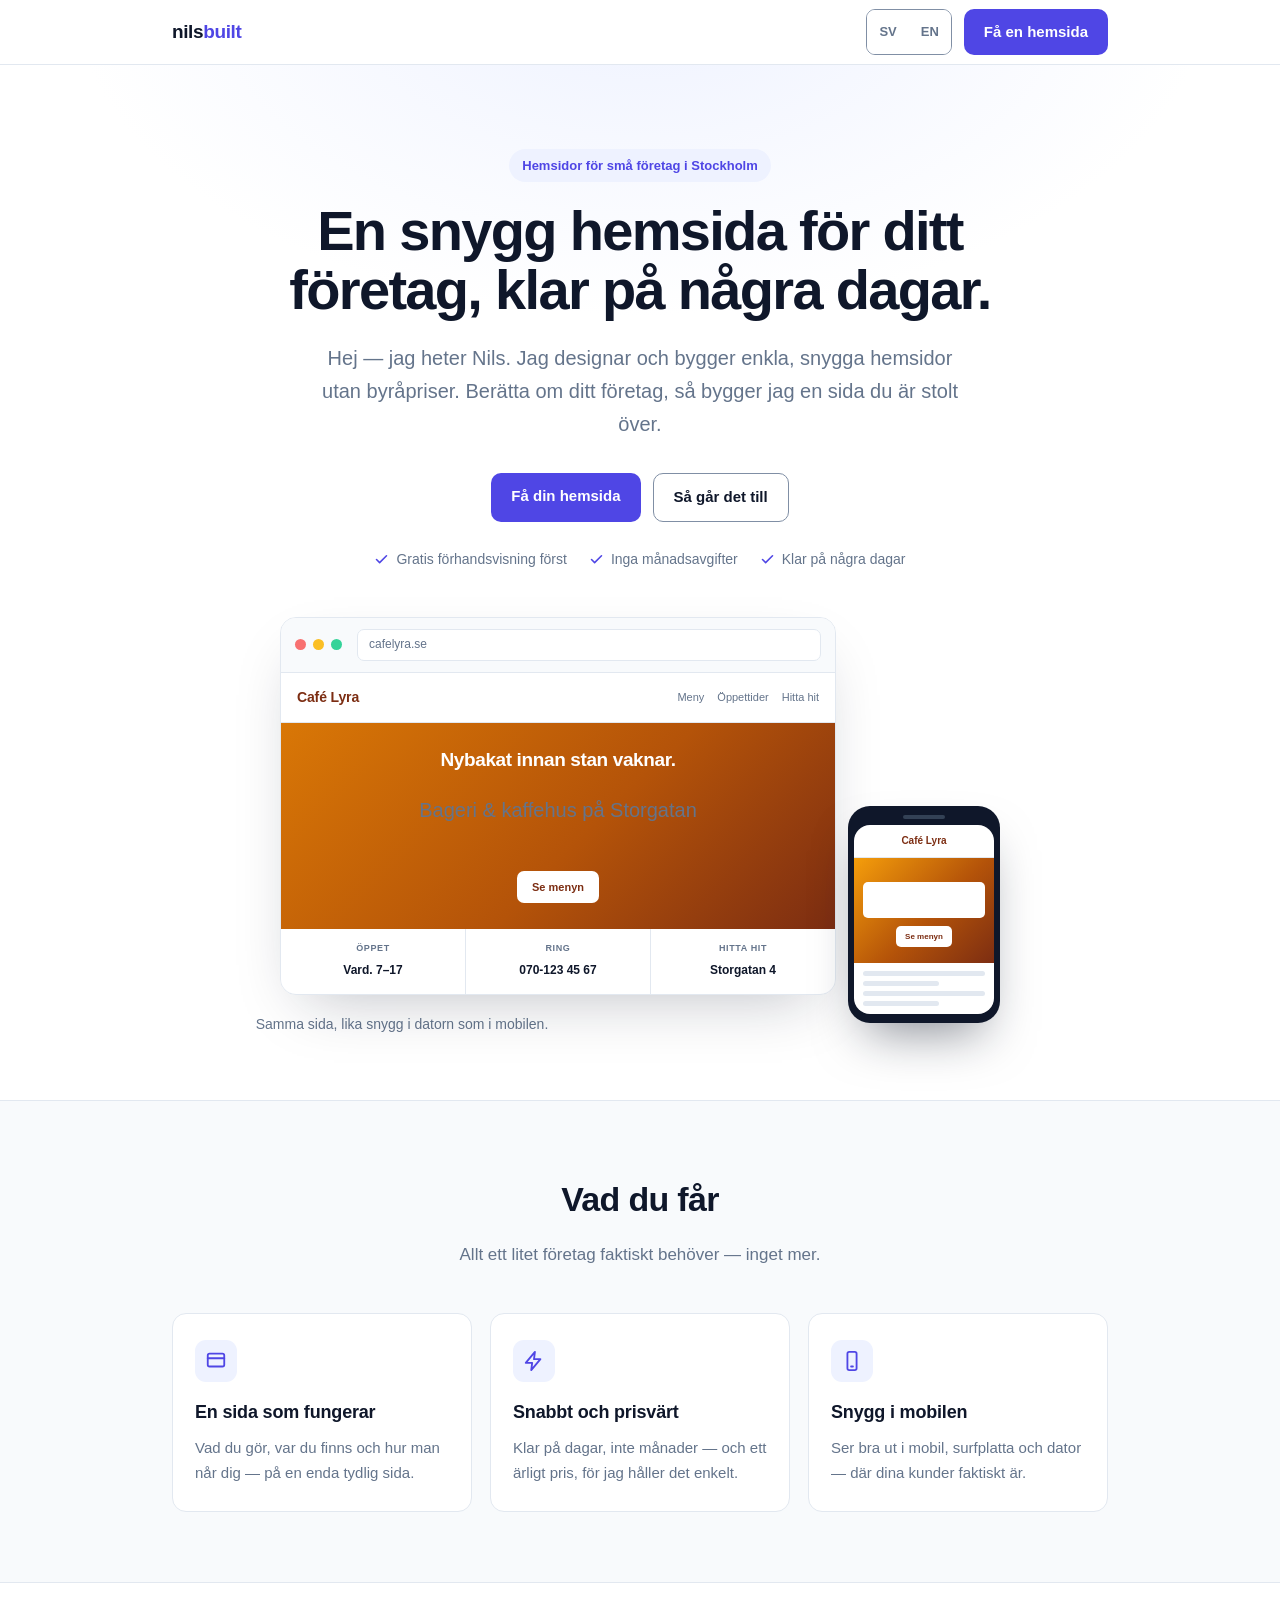
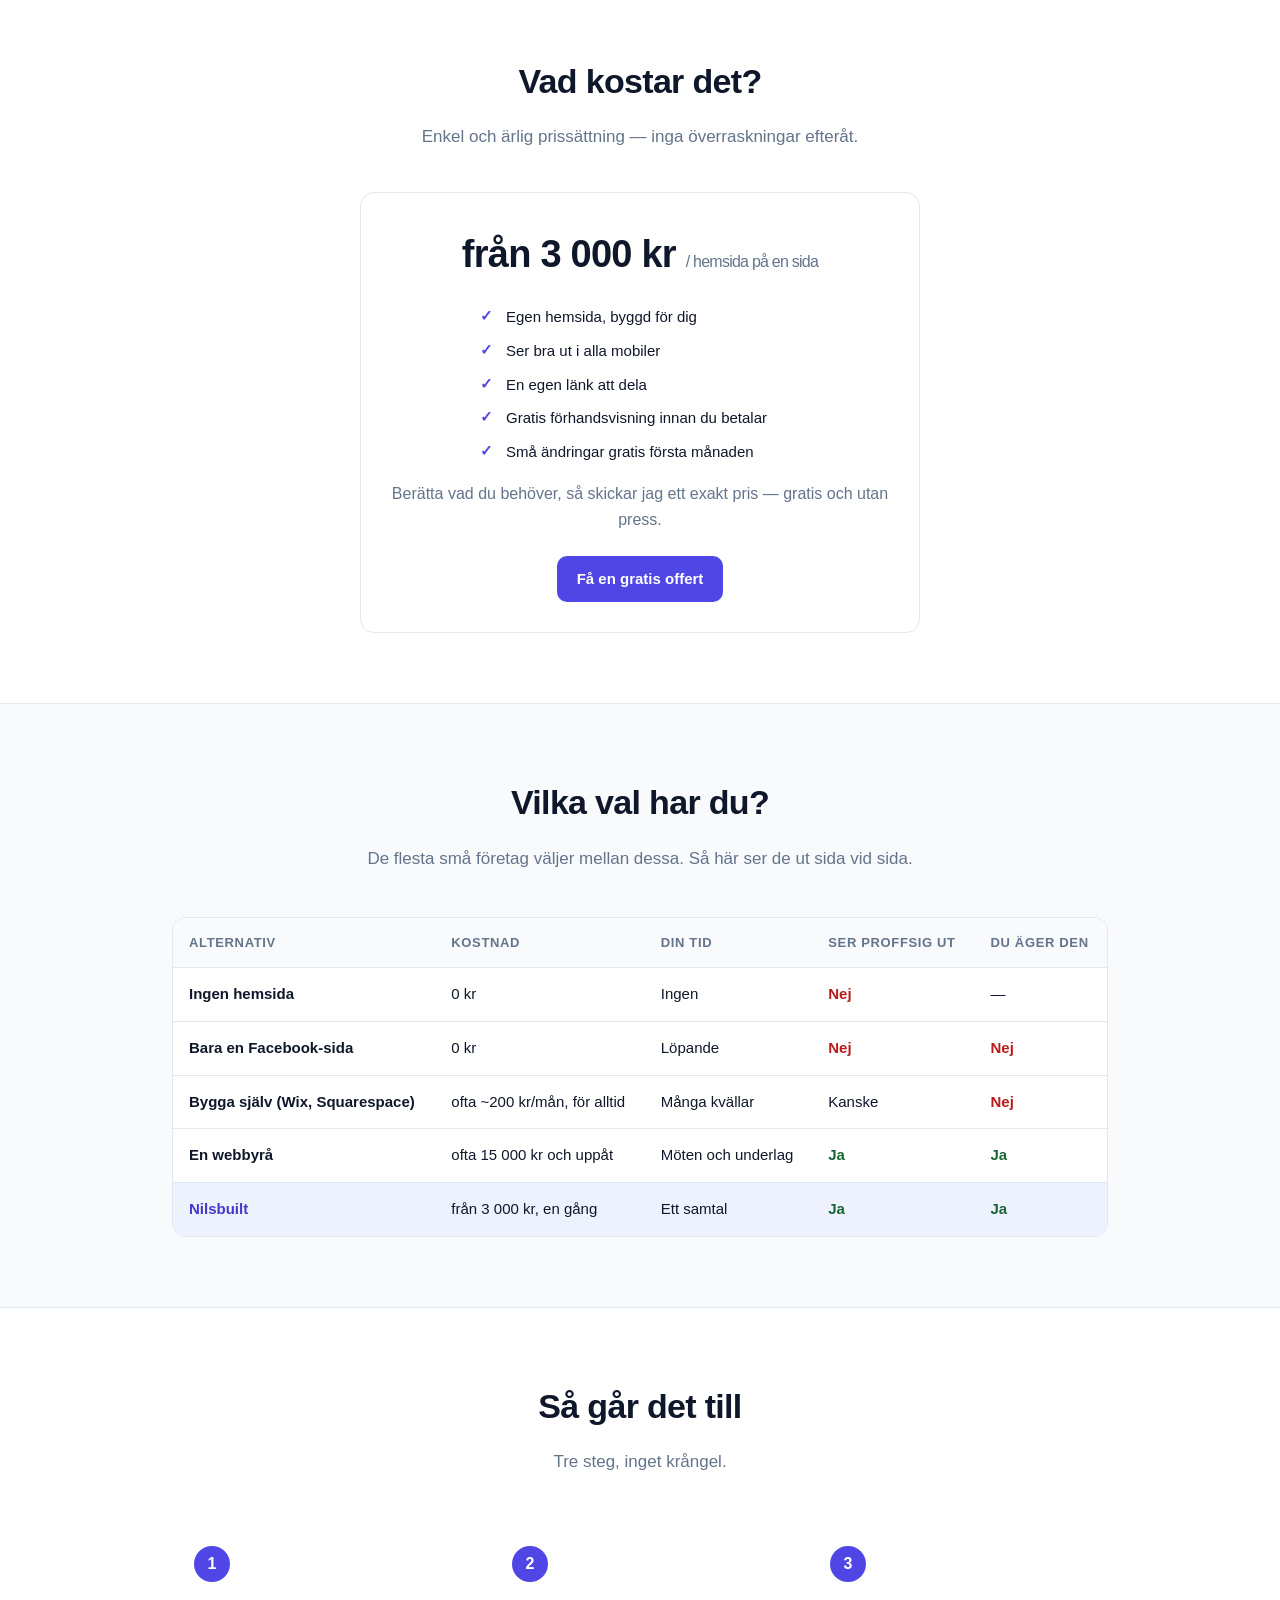
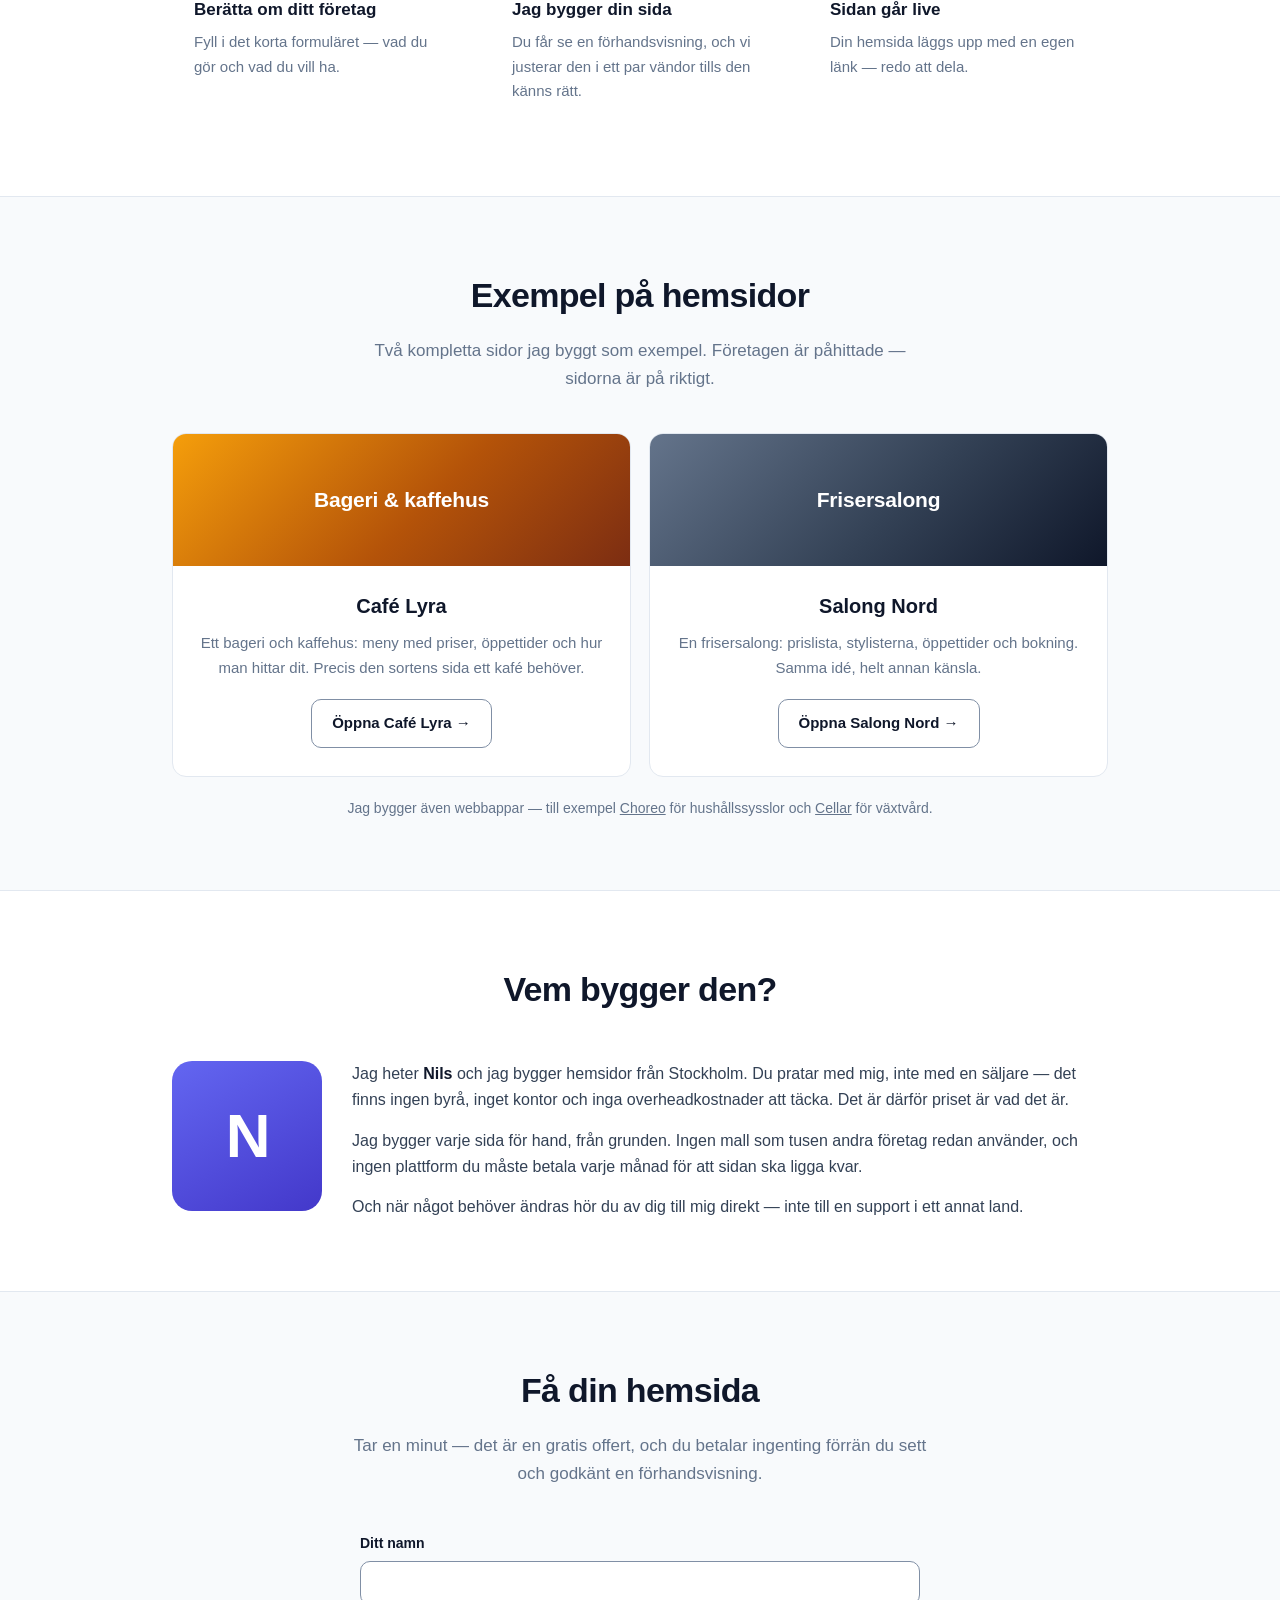
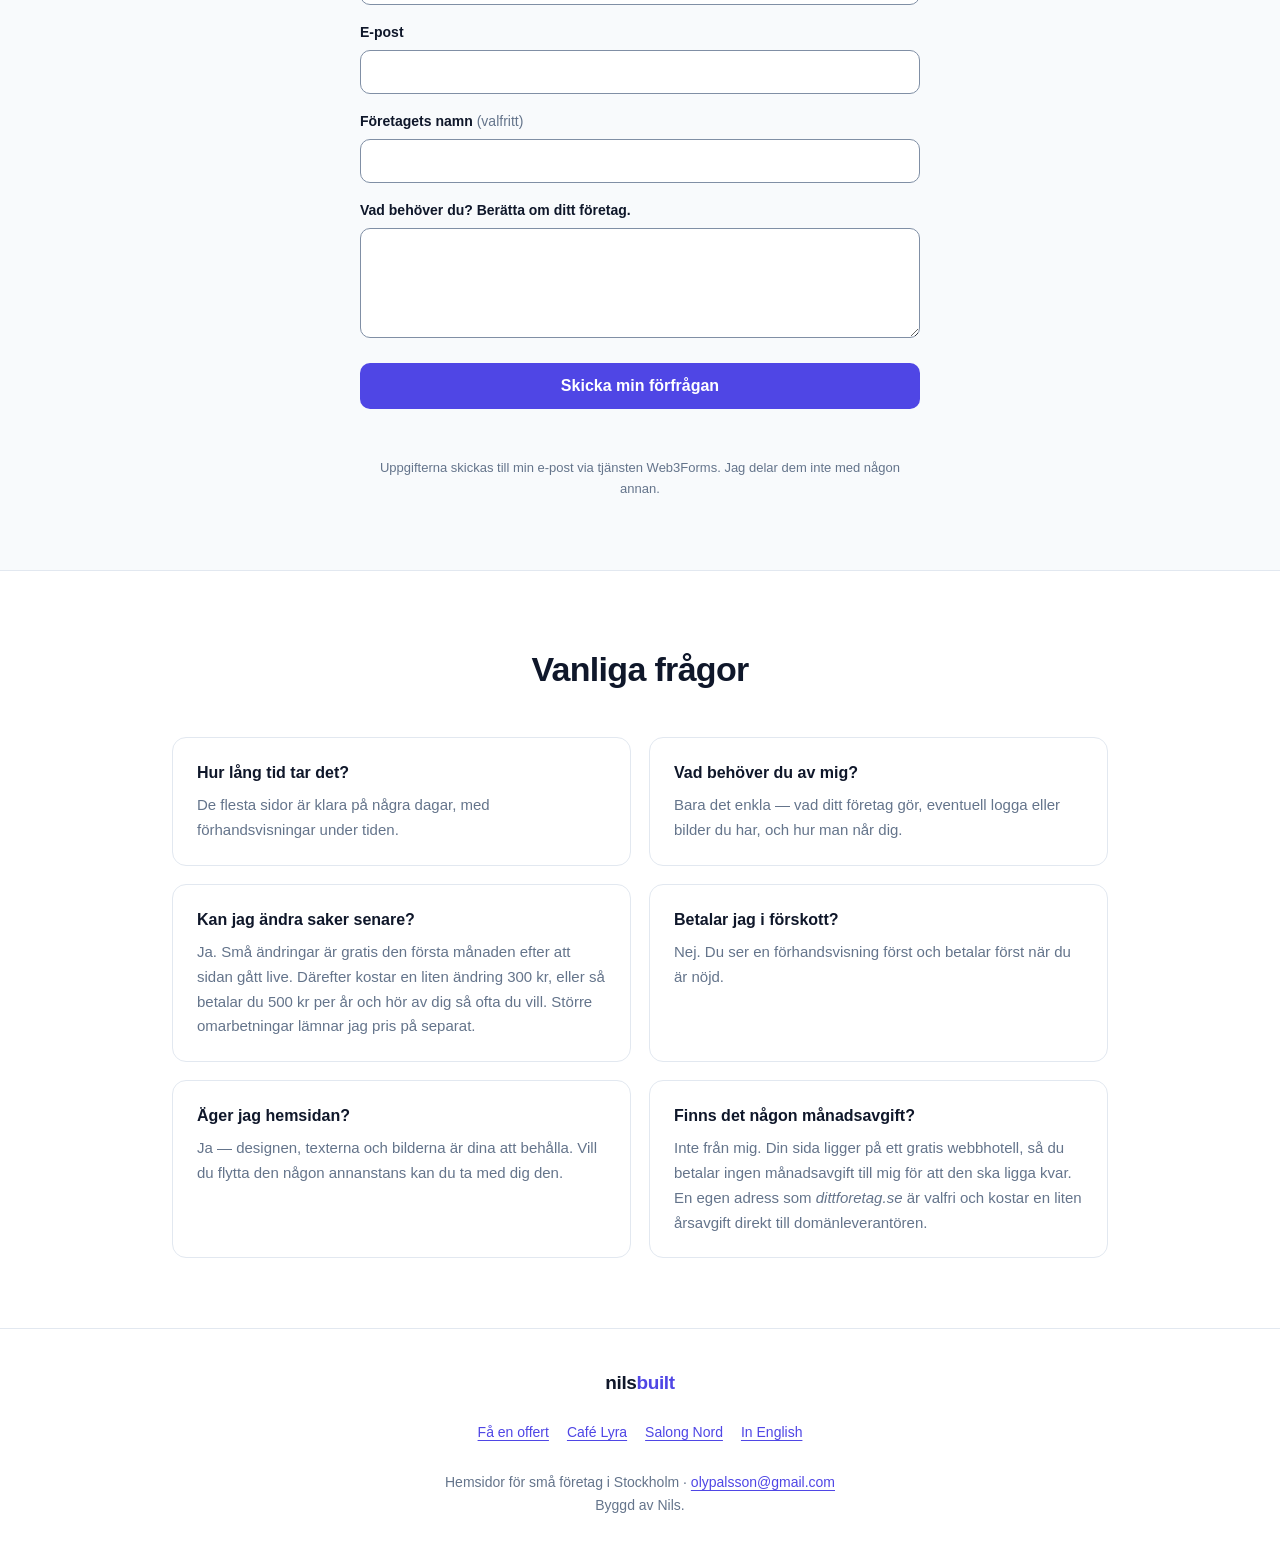
<file: index.html>
<!DOCTYPE html>
<html lang="sv">
<head>
  <meta charset="UTF-8" />
  <meta name="viewport" content="width=device-width, initial-scale=1.0" />
  <meta name="color-scheme" content="light" />
  <meta name="description" content="Nilsbuilt bygger enkla, snygga hemsidor på en sida för små företag i Stockholm — snabbt, prisvärt och utan månadsavgifter." />
  <meta property="og:title" content="Nilsbuilt — hemsidor för små företag i Stockholm" />
  <meta property="og:description" content="Enkla, snygga hemsidor för små företag. Från 3 000 kr, klar på några dagar, inga månadsavgifter." />
  <meta property="og:type" content="website" />
  <meta property="og:url" content="https://olyhelpschoreo.github.io/nilsbuilt/" />
  <meta property="og:image" content="https://olyhelpschoreo.github.io/nilsbuilt/og.png" />
  <meta property="og:locale" content="sv_SE" />
  <meta name="twitter:card" content="summary_large_image" />
  <link rel="alternate" hreflang="sv" href="https://olyhelpschoreo.github.io/nilsbuilt/" />
  <link rel="alternate" hreflang="en" href="https://olyhelpschoreo.github.io/nilsbuilt/en.html" />
  <link rel="icon" href="data:image/svg+xml,%3Csvg xmlns='http://www.w3.org/2000/svg' viewBox='0 0 100 100'%3E%3Crect width='100' height='100' rx='22' fill='%234f46e5'/%3E%3Ctext x='50' y='73' font-size='64' font-family='Arial' font-weight='bold' fill='white' text-anchor='middle'%3EN%3C/text%3E%3C/svg%3E" />
  <title>Nilsbuilt — hemsidor för små företag i Stockholm</title>
  <link rel="stylesheet" href="styles.css" />
  <script>document.documentElement.classList.add('js');</script>
</head>
<body>
  <a class="skip" href="#main">Hoppa till innehållet</a>
  <header>
    <div class="wrap nav">
      <a href="./" class="brand">nils<span>built</span></a>
      <div class="nav-right">
        <nav class="langsw" aria-label="Språk">
          <a href="./" aria-current="page" lang="sv">SV</a>
          <a href="en.html" lang="en">EN</a>
        </nav>
        <a href="#signup" class="btn">Få en hemsida</a>
      </div>
    </div>
  </header>

  <main id="main">
    <section class="hero">
      <div class="wrap">
        <span class="eyebrow">Hemsidor för små företag i Stockholm</span>
        <h1>En snygg hemsida för ditt företag, klar på några dagar.</h1>
        <p>Hej — jag heter Nils. Jag designar och bygger enkla, snygga hemsidor utan byråpriser. Berätta om ditt företag, så bygger jag en sida du är stolt över.</p>
        <div class="hero-actions">
          <a href="#signup" class="btn">Få din hemsida</a>
          <a href="#hur" class="btn ghost">Så går det till</a>
        </div>

        <ul class="trust" role="list">
          <li><svg aria-hidden="true" focusable="false" width="15" height="15" viewBox="0 0 24 24" fill="none" stroke="currentColor" stroke-width="2.5" stroke-linecap="round" stroke-linejoin="round"><path d="M20 6 9 17l-5-5"/></svg>Gratis förhandsvisning först</li>
          <li><svg aria-hidden="true" focusable="false" width="15" height="15" viewBox="0 0 24 24" fill="none" stroke="currentColor" stroke-width="2.5" stroke-linecap="round" stroke-linejoin="round"><path d="M20 6 9 17l-5-5"/></svg>Inga månadsavgifter</li>
          <li><svg aria-hidden="true" focusable="false" width="15" height="15" viewBox="0 0 24 24" fill="none" stroke="currentColor" stroke-width="2.5" stroke-linecap="round" stroke-linejoin="round"><path d="M20 6 9 17l-5-5"/></svg>Klar på några dagar</li>
        </ul>

        <div class="mock-stage">
          <div class="mockup" aria-hidden="true">
            <div class="bar">
              <span class="dot" style="background:#f87171"></span>
              <span class="dot" style="background:#fbbf24"></span>
              <span class="dot" style="background:#34d399"></span>
              <span class="url">cafelyra.se</span>
            </div>
            <div class="screen flush">
              <div class="mini-nav">
                <span class="mini-brand">Café Lyra</span>
                <span class="mini-links"><span>Meny</span><span>Öppettider</span><span>Hitta hit</span></span>
              </div>
              <div class="mini-photo">
                <span class="mock-h4">Nybakat innan stan vaknar.</span>
                <p>Bageri &amp; kaffehus på Storgatan</p>
                <span class="mini-cta">Se menyn</span>
              </div>
              <div class="mini-info">
                <div><strong>Öppet</strong><span>Vard. 7–17</span></div>
                <div><strong>Ring</strong><span>070-123 45 67</span></div>
                <div><strong>Hitta hit</strong><span>Storgatan 4</span></div>
              </div>
            </div>
          </div>
          <div class="phone" aria-hidden="true">
            <div class="notch"></div>
            <div class="pscreen">
              <div class="pnav">Café Lyra</div>
              <div class="pphoto">
                <span class="mock-h5">Nybakat innan stan vaknar.</span>
                <span>Se menyn</span>
              </div>
              <div class="pinfo"><i></i><i class="s"></i><i></i><i class="s"></i></div>
            </div>
          </div>
        </div>
        <p class="mockup-caption">Samma sida, lika snygg i datorn som i mobilen.</p>
      </div>
    </section>

    <section class="band section">
      <div class="wrap">
        <h2 class="reveal">Vad du får</h2>
        <p class="lead reveal">Allt ett litet företag faktiskt behöver — inget mer.</p>
        <div class="grid">
          <div class="card reveal">
            <div class="ico">
              <svg aria-hidden="true" focusable="false" width="22" height="22" viewBox="0 0 24 24" fill="none" stroke="currentColor" stroke-width="2" stroke-linecap="round" stroke-linejoin="round"><rect x="3" y="4" width="18" height="14" rx="2"/><path d="M3 9h18"/></svg>
            </div>
            <h3>En sida som fungerar</h3>
            <p>Vad du gör, var du finns och hur man når dig — på en enda tydlig sida.</p>
          </div>
          <div class="card reveal">
            <div class="ico">
              <svg aria-hidden="true" focusable="false" width="22" height="22" viewBox="0 0 24 24" fill="none" stroke="currentColor" stroke-width="2" stroke-linecap="round" stroke-linejoin="round"><path d="M13 2 3 14h7l-1 8 10-12h-7z"/></svg>
            </div>
            <h3>Snabbt och prisvärt</h3>
            <p>Klar på dagar, inte månader — och ett ärligt pris, för jag håller det enkelt.</p>
          </div>
          <div class="card reveal">
            <div class="ico">
              <svg aria-hidden="true" focusable="false" width="22" height="22" viewBox="0 0 24 24" fill="none" stroke="currentColor" stroke-width="2" stroke-linecap="round" stroke-linejoin="round"><rect x="7" y="2" width="10" height="20" rx="2"/><path d="M11 18h2"/></svg>
            </div>
            <h3>Snygg i mobilen</h3>
            <p>Ser bra ut i mobil, surfplatta och dator — där dina kunder faktiskt är.</p>
          </div>
        </div>
      </div>
    </section>

    <section class="section">
      <div class="wrap">
        <h2 class="reveal">Vad kostar det?</h2>
        <p class="lead reveal">Enkel och ärlig prissättning — inga överraskningar efteråt.</p>
        <div class="price-box reveal">
          <div class="amount">från 3&nbsp;000 kr <small>/ hemsida på en sida</small></div>
          <ul class="includes" role="list">
            <li>Egen hemsida, byggd för dig</li>
            <li>Ser bra ut i alla mobiler</li>
            <li>En egen länk att dela</li>
            <li>Gratis förhandsvisning innan du betalar</li>
            <li>Små ändringar gratis första månaden</li>
          </ul>
          <p style="color: var(--muted); margin-top: 16px;">Berätta vad du behöver, så skickar jag ett exakt pris — gratis och utan press.</p>
          <a href="#signup" class="btn" style="margin-top: 22px;">Få en gratis offert</a>
        </div>
      </div>
    </section>

    <section class="band section">
      <div class="wrap">
        <h2 class="reveal">Vilka val har du?</h2>
        <p class="lead reveal">De flesta små företag väljer mellan dessa. Så här ser de ut sida vid sida.</p>
        <div class="compare-wrap reveal">
          <table class="compare" role="table">
            <caption class="sr-only">Jämförelse av olika sätt att få en hemsida</caption>
            <thead>
              <tr role="row">
                <th role="columnheader" scope="col">Alternativ</th>
                <th role="columnheader" scope="col">Kostnad</th>
                <th role="columnheader" scope="col">Din tid</th>
                <th role="columnheader" scope="col">Ser proffsig ut</th>
                <th role="columnheader" scope="col">Du äger den</th>
              </tr>
            </thead>
            <tbody>
              <tr role="row">
                <th role="rowheader" scope="row">Ingen hemsida</th>
                <td role="cell" data-label="Kostnad">0 kr</td>
                <td role="cell" data-label="Din tid">Ingen</td>
                <td role="cell" data-label="Ser proffsig ut"><span class="no">Nej</span></td>
                <td role="cell" data-label="Du äger den">—</td>
              </tr>
              <tr role="row">
                <th role="rowheader" scope="row">Bara en Facebook-sida</th>
                <td role="cell" data-label="Kostnad">0 kr</td>
                <td role="cell" data-label="Din tid">Löpande</td>
                <td role="cell" data-label="Ser proffsig ut"><span class="no">Nej</span></td>
                <td role="cell" data-label="Du äger den"><span class="no">Nej</span></td>
              </tr>
              <tr role="row">
                <th role="rowheader" scope="row">Bygga själv (Wix, Squarespace)</th>
                <td role="cell" data-label="Kostnad">ofta ~200 kr/mån, för alltid</td>
                <td role="cell" data-label="Din tid">Många kvällar</td>
                <td role="cell" data-label="Ser proffsig ut">Kanske</td>
                <td role="cell" data-label="Du äger den"><span class="no">Nej</span></td>
              </tr>
              <tr role="row">
                <th role="rowheader" scope="row">En webbyrå</th>
                <td role="cell" data-label="Kostnad">ofta 15 000 kr och uppåt</td>
                <td role="cell" data-label="Din tid">Möten och underlag</td>
                <td role="cell" data-label="Ser proffsig ut"><span class="yes">Ja</span></td>
                <td role="cell" data-label="Du äger den"><span class="yes">Ja</span></td>
              </tr>
              <tr role="row" class="mine">
                <th role="rowheader" scope="row">Nilsbuilt</th>
                <td role="cell" data-label="Kostnad">från 3 000 kr, en gång</td>
                <td role="cell" data-label="Din tid">Ett samtal</td>
                <td role="cell" data-label="Ser proffsig ut"><span class="yes">Ja</span></td>
                <td role="cell" data-label="Du äger den"><span class="yes">Ja</span></td>
              </tr>
            </tbody>
          </table>
        </div>
      </div>
    </section>

    <section class="section" id="hur">
      <div class="wrap">
        <h2 class="reveal">Så går det till</h2>
        <p class="lead reveal">Tre steg, inget krångel.</p>
        <div class="steps">
          <div class="step reveal">
            <h3>Berätta om ditt företag</h3>
            <p>Fyll i det korta formuläret — vad du gör och vad du vill ha.</p>
          </div>
          <div class="step reveal">
            <h3>Jag bygger din sida</h3>
            <p>Du får se en förhandsvisning, och vi justerar den i ett par vändor tills den känns rätt.</p>
          </div>
          <div class="step reveal">
            <h3>Sidan går live</h3>
            <p>Din hemsida läggs upp med en egen länk — redo att dela.</p>
          </div>
        </div>
      </div>
    </section>

    <section class="band section">
      <div class="wrap">
        <h2 class="reveal">Exempel på hemsidor</h2>
        <p class="lead reveal">Två kompletta sidor jag byggt som exempel. Företagen är påhittade — sidorna är på riktigt.</p>
        <div class="work-grid">
          <div class="work-card reveal">
            <div class="work-thumb cafe" aria-hidden="true">Bageri &amp; kaffehus</div>
            <div class="work-body">
              <h3>Café Lyra</h3>
              <p>Ett bageri och kaffehus: meny med priser, öppettider och hur man hittar dit. Precis den sortens sida ett kafé behöver.</p>
              <a href="demo/cafe-lyra/" class="btn ghost">Öppna Café Lyra →</a>
            </div>
          </div>
          <div class="work-card reveal">
            <div class="work-thumb salon" aria-hidden="true">Frisersalong</div>
            <div class="work-body">
              <h3>Salong Nord</h3>
              <p>En frisersalong: prislista, stylisterna, öppettider och bokning. Samma idé, helt annan känsla.</p>
              <a href="demo/salong-nord/" class="btn ghost">Öppna Salong Nord →</a>
            </div>
          </div>
        </div>
        <p class="work-note reveal">Jag bygger även webbappar — till exempel <a href="https://choreo-silk.vercel.app" target="_blank" rel="noopener">Choreo</a> för hushållssysslor och <a href="https://olyhelpschoreo.github.io/cellar/" target="_blank" rel="noopener">Cellar</a> för växtvård.</p>
      </div>
    </section>

    <section class="section">
      <div class="wrap">
        <h2 class="reveal">Vem bygger den?</h2>
        <div class="about reveal">
          <div class="about-mark" aria-hidden="true">N</div>
          <div class="about-body">
            <p>Jag heter <strong>Nils</strong> och jag bygger hemsidor från Stockholm. Du pratar med mig, inte med en säljare — det finns ingen byrå, inget kontor och inga overheadkostnader att täcka. Det är därför priset är vad det är.</p>
            <p>Jag bygger varje sida för hand, från grunden. Ingen mall som tusen andra företag redan använder, och ingen plattform du måste betala varje månad för att sidan ska ligga kvar.</p>
            <p>Och när något behöver ändras hör du av dig till mig direkt — inte till en support i ett annat land.</p>
          </div>
        </div>
      </div>
    </section>

    <section class="band section" id="signup">
      <div class="wrap">
        <h2 class="reveal">Få din hemsida</h2>
        <p class="lead reveal">Tar en minut — det är en gratis offert, och du betalar ingenting förrän du sett och godkänt en förhandsvisning.</p>
        <form class="signup" id="signup-form">
          <!-- Web3Forms public access key — safe in client-side code; it can only deliver mail to the account owner. -->
          <input type="hidden" name="access_key" value="c4a0a13f-0577-48ca-911d-5884ea23847b" />
          <input type="hidden" name="subject" value="Ny förfrågan om hemsida" />
          <input type="checkbox" name="botcheck" style="display:none" tabindex="-1" autocomplete="off" />

          <div class="field">
            <label for="name">Ditt namn</label>
            <input id="name" name="name" type="text" autocomplete="name" required />
          </div>
          <div class="field">
            <label for="email">E-post</label>
            <input id="email" name="email" type="email" autocomplete="email" required />
          </div>
          <div class="field">
            <label for="business">Företagets namn <span style="color:var(--muted);font-weight:500">(valfritt)</span></label>
            <input id="business" name="business" type="text" autocomplete="organization" />
          </div>
          <div class="field">
            <label for="message">Vad behöver du? Berätta om ditt företag.</label>
            <textarea id="message" name="message" required></textarea>
          </div>
          <button type="submit" class="btn">Skicka min förfrågan</button>
          <p id="form-status" role="status" aria-live="polite"></p>
          <p style="color: var(--muted); font-size: 13px; margin-top: 12px; text-align: center;">Uppgifterna skickas till min e-post via tjänsten Web3Forms. Jag delar dem inte med någon annan.</p>
        </form>
      </div>
    </section>

    <section class="section">
      <div class="wrap">
        <h2 class="reveal">Vanliga frågor</h2>
        <div class="faq">
          <div class="qa reveal">
            <h3>Hur lång tid tar det?</h3>
            <p>De flesta sidor är klara på några dagar, med förhandsvisningar under tiden.</p>
          </div>
          <div class="qa reveal">
            <h3>Vad behöver du av mig?</h3>
            <p>Bara det enkla — vad ditt företag gör, eventuell logga eller bilder du har, och hur man når dig.</p>
          </div>
          <div class="qa reveal">
            <h3>Kan jag ändra saker senare?</h3>
            <p>Ja. Små ändringar är gratis den första månaden efter att sidan gått live. Därefter kostar en liten ändring 300 kr, eller så betalar du 500 kr per år och hör av dig så ofta du vill. Större omarbetningar lämnar jag pris på separat.</p>
          </div>
          <div class="qa reveal">
            <h3>Betalar jag i förskott?</h3>
            <p>Nej. Du ser en förhandsvisning först och betalar först när du är nöjd.</p>
          </div>
          <div class="qa reveal">
            <h3>Äger jag hemsidan?</h3>
            <p>Ja — designen, texterna och bilderna är dina att behålla. Vill du flytta den någon annanstans kan du ta med dig den.</p>
          </div>
          <div class="qa reveal">
            <h3>Finns det någon månadsavgift?</h3>
            <p>Inte från mig. Din sida ligger på ett gratis webbhotell, så du betalar ingen månadsavgift till mig för att den ska ligga kvar. En egen adress som <em>dittforetag.se</em> är valfri och kostar en liten årsavgift direkt till domänleverantören.</p>
          </div>
        </div>
      </div>
    </section>
  </main>

  <footer>
    <div class="wrap">
      <div class="fbrand">nils<span>built</span></div>
      <div class="flinks">
        <a href="#signup">Få en offert</a>
        <a href="demo/cafe-lyra/">Café Lyra</a>
        <a href="demo/salong-nord/">Salong Nord</a>
        <a href="en.html" lang="en">In English</a>
      </div>
      <div class="fmeta">
        Hemsidor för små företag i Stockholm · <a href="mailto:olypalsson@gmail.com">olypalsson@gmail.com</a><br />
        Byggd av Nils.
      </div>
    </div>
  </footer>

  <div class="stickybar" id="stickybar" role="region" aria-label="Snabboffert">
    <div class="sp">från 3&nbsp;000 kr<small>Gratis offert, inga månadsavgifter</small></div>
    <a href="#signup" class="btn">Få offert</a>
  </div>

  <script>
    const form = document.getElementById("signup-form");
    const statusEl = document.getElementById("form-status");
    const FALLBACK_EMAIL = "olypalsson@gmail.com";
    let submitting = false;

    form.addEventListener("submit", async (e) => {
      e.preventDefault();
      const btn = form.querySelector('button[type="submit"]');
      // Flagga i stället för btn.disabled: att stänga av knappen man just tryckt på
      // flyttar tangentbordsfokus till <body> mitt i inskickningen.
      if (submitting) return;
      submitting = true;
      btn.setAttribute("aria-disabled", "true");
      statusEl.style.color = "#64748b";
      statusEl.textContent = "Skickar…";
      const data = Object.fromEntries(new FormData(form));
      try {
        const res = await fetch("https://api.web3forms.com/submit", {
          method: "POST",
          headers: { "Content-Type": "application/json", Accept: "application/json" },
          body: JSON.stringify(data),
        });
        let json = null;
        try {
          json = await res.json();
        } catch {
          // svar som inte är JSON (t.ex. en felsida) — behandla som misslyckat
        }
        if (res.ok && json && json.success) {
          statusEl.setAttribute("role", "status");
          form.reset();
          statusEl.style.color = "#15803d";
          statusEl.textContent = "Tack! Din förfrågan är inne — jag hör av mig snart.";
        } else {
          statusEl.setAttribute("role", "alert");
          statusEl.style.color = "#b91c1c";
          statusEl.textContent = "Något gick fel. Mejla mig direkt: " + FALLBACK_EMAIL;
        }
      } catch {
        statusEl.setAttribute("role", "alert");
          statusEl.style.color = "#b91c1c";
        statusEl.textContent = "Något gick fel. Mejla mig direkt: " + FALLBACK_EMAIL;
      } finally {
        submitting = false;
        btn.removeAttribute("aria-disabled");
      }
    });

    // Mjuk intoning när sektioner rullas in i bild.
    const reduceMotion = window.matchMedia("(prefers-reduced-motion: reduce)").matches;
    const revealables = document.querySelectorAll(".reveal");
    if (reduceMotion || !("IntersectionObserver" in window)) {
      revealables.forEach((el) => el.classList.add("in"));
    } else {
      const io = new IntersectionObserver((entries) => {
        entries.forEach((entry) => {
          if (entry.isIntersecting) {
            entry.target.classList.add("in");
            io.unobserve(entry.target);
          }
        });
      }, { rootMargin: "0px 0px -8% 0px", threshold: 0.08 });
      revealables.forEach((el) => io.observe(el));
      // Belt and braces: if the observer never delivers, show everything anyway
      // rather than leave the page blank below the hero.
      setTimeout(() => revealables.forEach((el) => el.classList.add("in")), 1500);
    }

    // Göm den fasta mobilknappen när formuläret ändå syns, så den inte täcker skicka-knappen.
    const bar = document.getElementById("stickybar");
    const signup = document.getElementById("signup");
    if ("IntersectionObserver" in window) {
      new IntersectionObserver(
        (entries) => entries.forEach((en) => bar.classList.toggle("hide", en.isIntersecting)),
        { threshold: 0 }
      ).observe(signup);
    }
  </script>
</body>
</html>
</file>
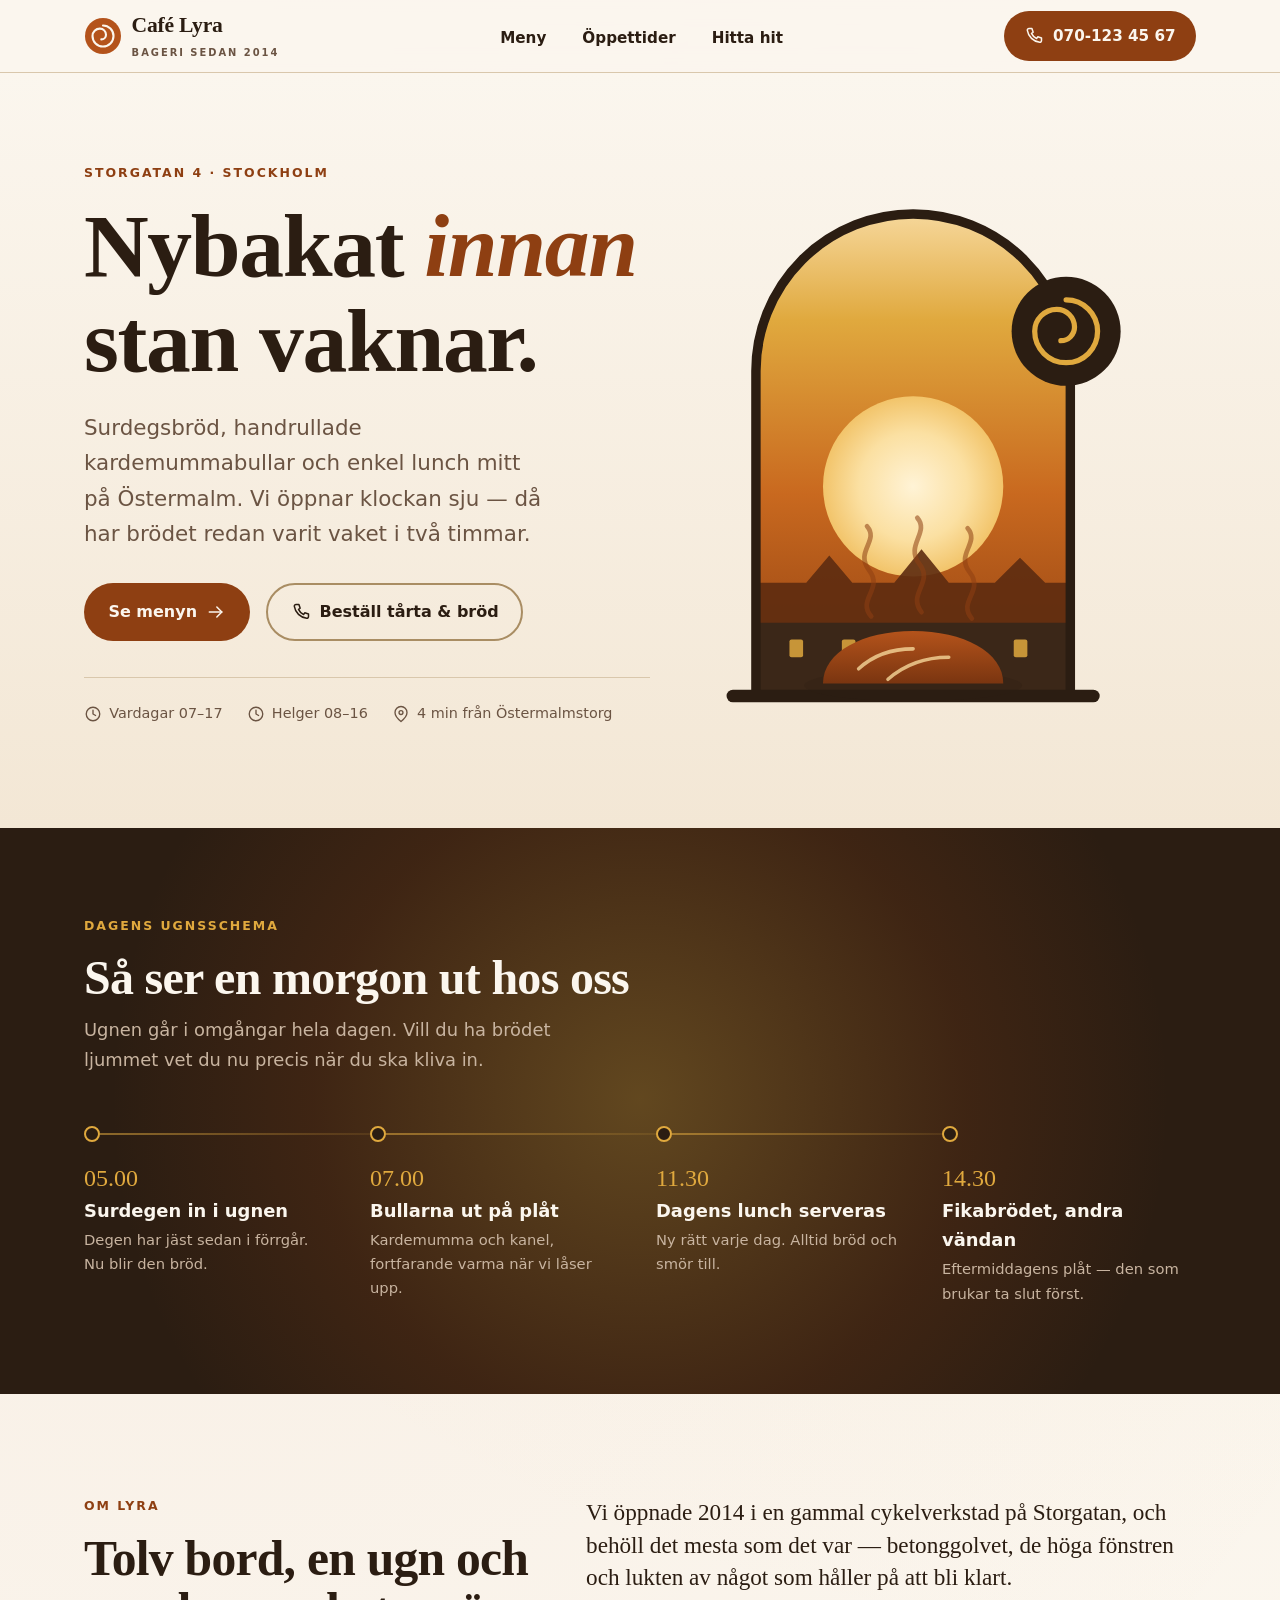
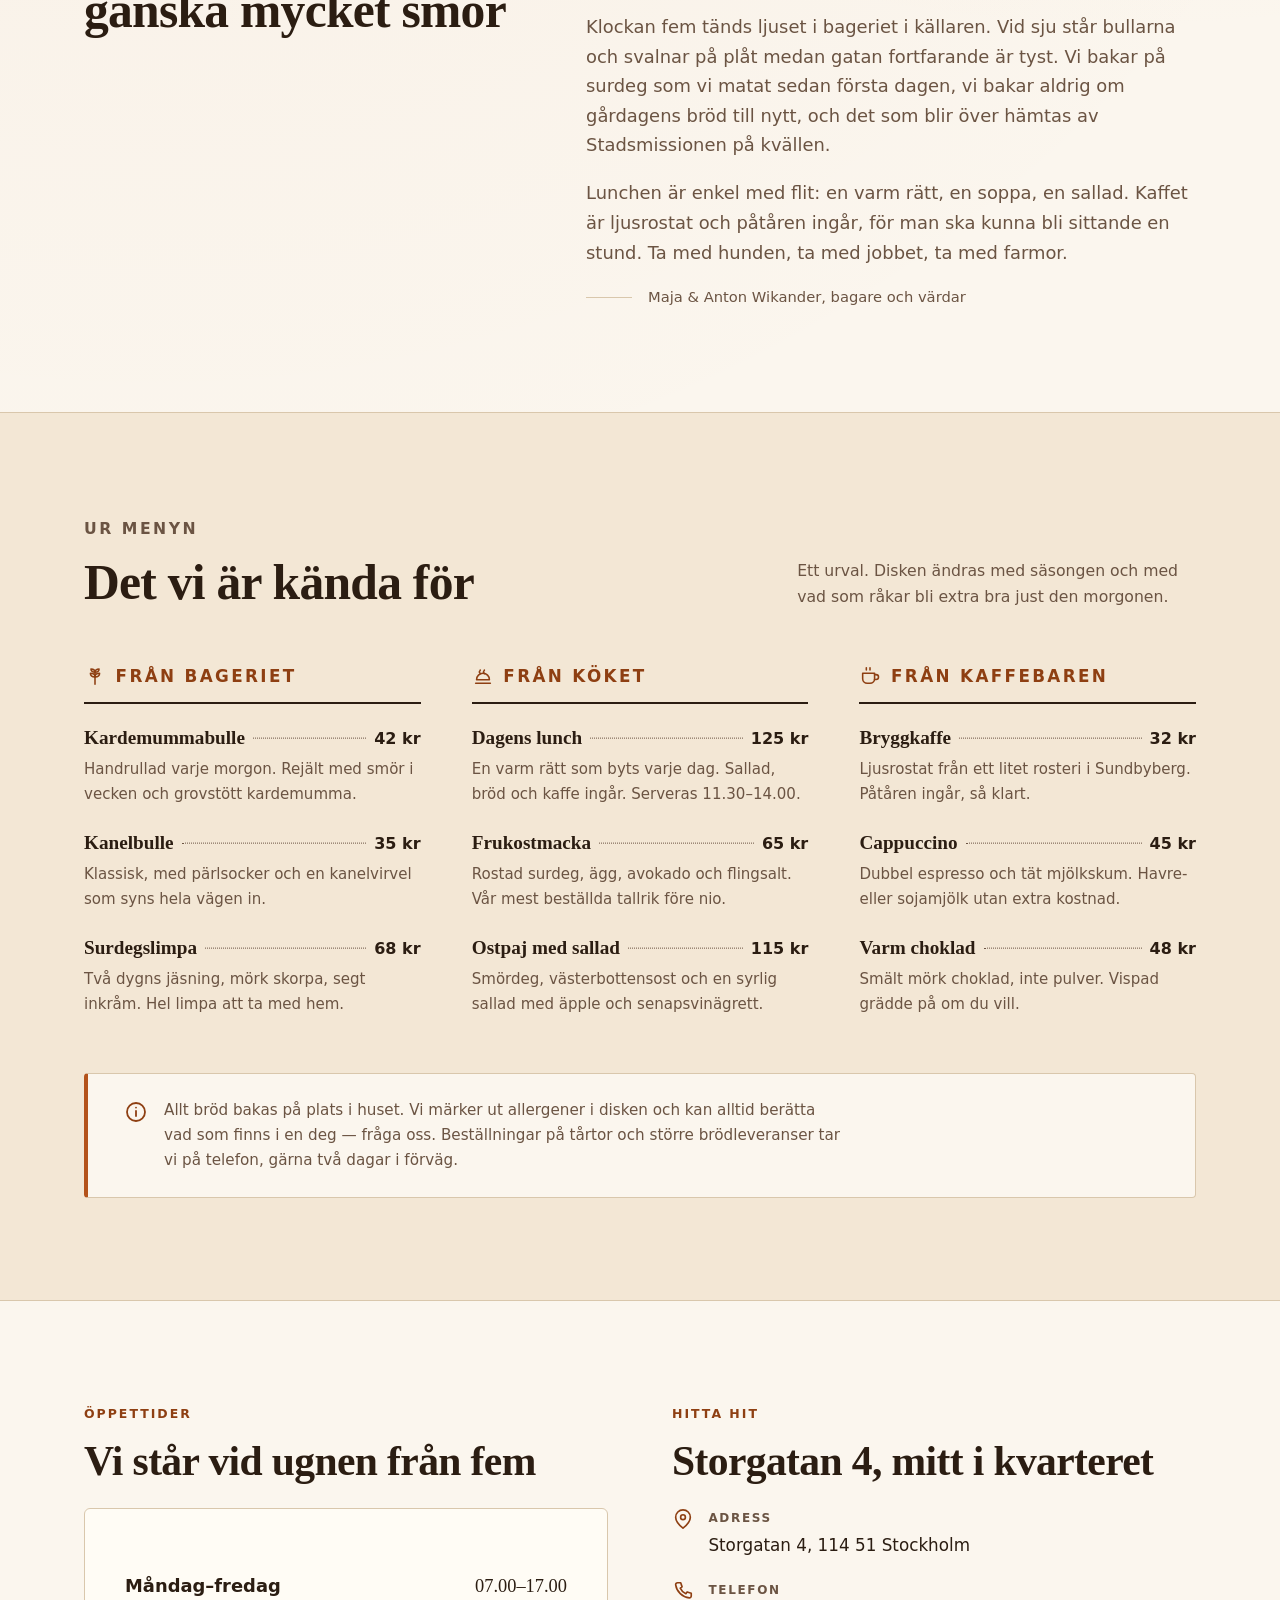
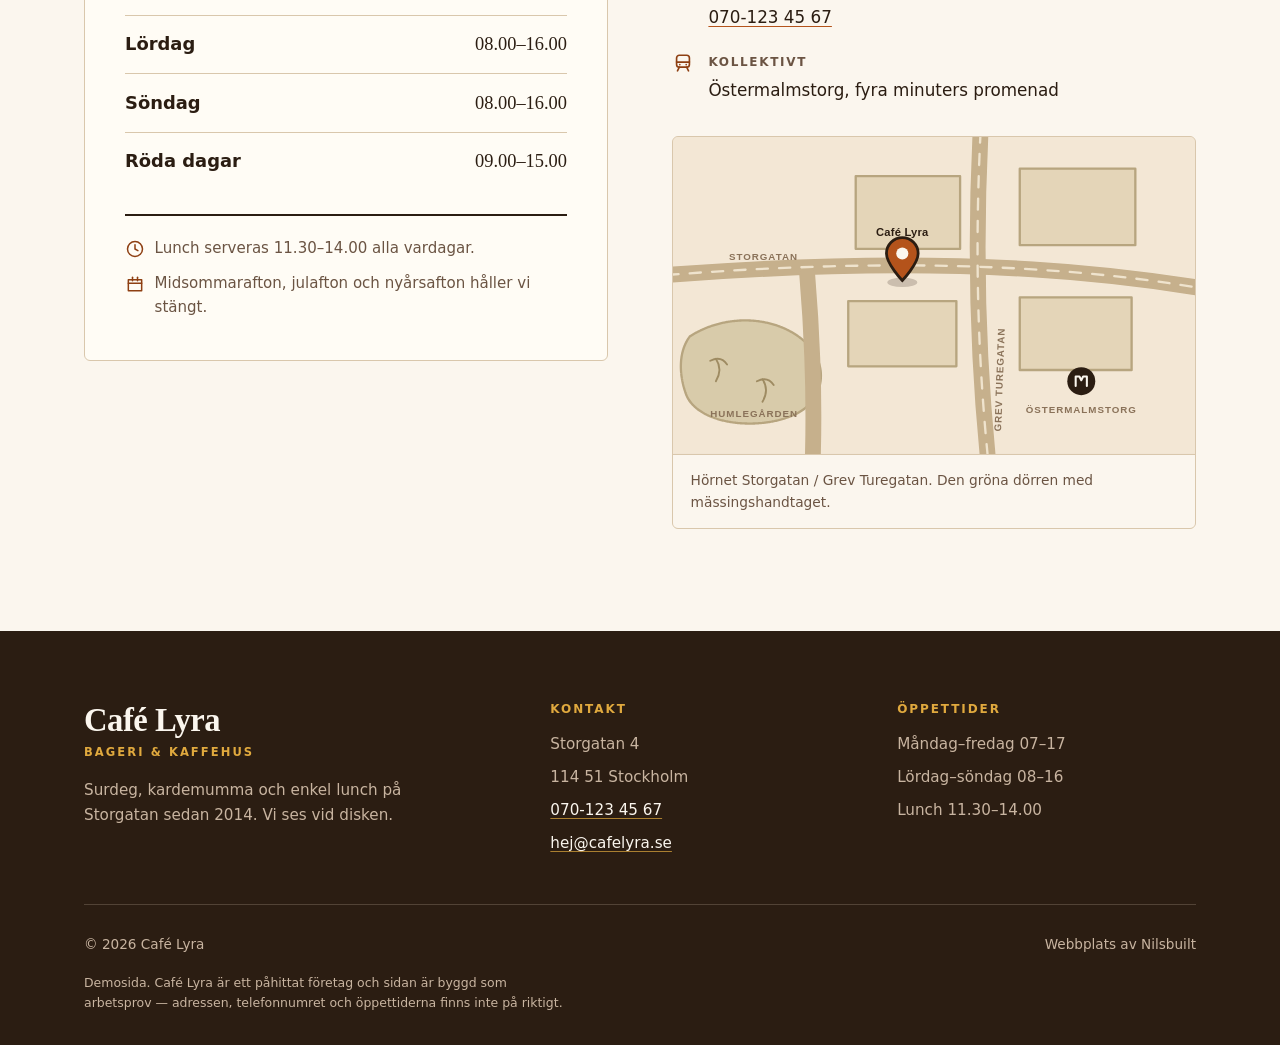
<file: demo/cafe-lyra/index.html>
<!DOCTYPE html>
<html lang="sv">
<head>
<meta charset="utf-8">
<meta name="viewport" content="width=device-width, initial-scale=1">
<title>Café Lyra — bageri och kaffehus på Storgatan i Stockholm</title>
<meta name="description" content="Café Lyra på Storgatan 4 i Stockholm. Surdegsbröd bakat varje morgon, handrullade kardemummabullar och enkel lunch. Öppet 7–17 på vardagar, 8–16 på helger.">
<meta property="og:title" content="Café Lyra — bageri och kaffehus på Storgatan">
<meta property="og:description" content="Surdegsbröd bakat varje morgon, handrullade kardemummabullar och enkel lunch. Storgatan 4, Stockholm.">
<meta property="og:type" content="website">
<meta property="og:locale" content="sv_SE">
<meta name="theme-color" content="#2B1D12">
<style>
  /* ---------------------------------------------------------------
     Café Lyra — visual identity
     Palette: burnt amber, dark roast brown, flour cream, wheat gold
     Type:    Georgia-led serif for voice, system sans for detail
  ----------------------------------------------------------------*/
  :root{
    --cream:      #FBF6EE;
    --cream-deep: #F3E7D5;
    --sand:       #EADCC6;
    --ink:        #2B1D12;
    --ink-soft:   #6B5443;
    --amber:      #B4531B;
    --amber-deep: #8E3F12;
    --gold:       #E0A93E;
    --dark:       #2B1D12;
    --dark-2:     #3B2718;
    --on-dark:    #FBF6EE;
    --on-dark-soft:#C8B4A0;
    --rule:       #D9C7AC;
    --rule-strong: #A98D63;  /* kontrollramar — 3:1, till skillnad från --rule */

    --serif: Georgia, "Iowan Old Style", "Palatino Linotype", "Book Antiqua", Palatino, "Times New Roman", serif;
    --sans: system-ui, -apple-system, "Segoe UI", Roboto, "Helvetica Neue", Arial, sans-serif;

    --edge: clamp(1.25rem, 5vw, 4.5rem);
    --maxw: 1240px;
  }

  *,*::before,*::after{ box-sizing:border-box; }

  html{
    -webkit-text-size-adjust:100%;
    scroll-behavior:smooth;
  }

  body{
    margin:0;
    background:var(--cream);
    color:var(--ink);
    font-family:var(--sans);
    font-size:clamp(1rem, 0.96rem + 0.2vw, 1.125rem);
    line-height:1.65;
    overflow-x:hidden;
    /* faint flour-speckle texture, authored in CSS only */
    background-image:
      radial-gradient(circle at 12% 18%, rgba(180,83,27,.05) 0, transparent 38%),
      radial-gradient(circle at 88% 6%,  rgba(224,169,62,.07) 0, transparent 34%);
    background-repeat:no-repeat;
  }

  h1,h2,h3,h4{
    font-family:var(--serif);
    font-weight:700;
    line-height:1.05;
    letter-spacing:-0.015em;
    margin:0;
    text-wrap:balance;
  }
  p{ margin:0; }
  ul,ol{ margin:0; padding:0; list-style:none; }
  a{ color:var(--amber-deep); }
  svg{ display:block; max-width:100%; }

  /* --- focus -------------------------------------------------- */
  a:focus-visible,
  button:focus-visible{
    outline:3px solid var(--amber);
    outline-offset:3px;
    border-radius:4px;
  }
  .on-dark a:focus-visible{
    outline-color:var(--gold);
  }

  .skip{
    position:absolute; left:-9999px; top:0;
    background:var(--ink); color:var(--on-dark);
    padding:.75rem 1.25rem; z-index:100; border-radius:0 0 8px 0;
    font-weight:600;
  }
  .skip:focus{ left:0; }

  .wrap{
    width:100%;
    max-width:var(--maxw);
    margin-inline:auto;
    padding-inline:var(--edge);
  }

  .eyebrow{
    font-family:var(--sans);
    font-size:.78rem;
    font-weight:700;
    letter-spacing:.16em;
    text-transform:uppercase;
    color:var(--amber-deep);
    margin:0 0 1rem;
  }
  .on-dark .eyebrow{ color:var(--gold); }

  section, #oppettider, #hitta-hit{ scroll-margin-top:130px; }

  /* --- buttons ------------------------------------------------ */
  .btn{
    display:inline-flex;
    align-items:center;
    gap:.55rem;
    font-family:var(--sans);
    font-size:1rem;
    font-weight:600;
    text-decoration:none;
    padding:.85rem 1.4rem;
    border-radius:999px;
    border:2px solid transparent;
    transition:transform .18s ease, background-color .18s ease, color .18s ease;
  }
  .btn svg{ flex:none; }
  .btn-primary{
    background:var(--amber-deep);
    color:var(--cream);
  }
  .btn-primary:hover{ background:var(--ink); transform:translateY(-2px); }
  .btn-ghost{
    color:var(--ink);
    border-color:var(--rule-strong);
    background:transparent;
  }
  .btn-ghost:hover{ border-color:var(--ink); transform:translateY(-2px); }

  /* --- header -------------------------------------------------- */
  .site-header{
    position:sticky; top:0; z-index:50;
    background:rgba(251,246,238,.94);
    backdrop-filter:blur(10px);
    border-bottom:1px solid var(--rule);
  }
  .header-inner{
    display:flex;
    align-items:center;
    justify-content:space-between;
    gap:1rem;
    flex-wrap:wrap;
    padding-block:.7rem;
  }
  .wordmark{
    display:inline-flex;
    align-items:center;
    gap:.6rem;
    text-decoration:none;
    color:var(--ink);
  }
  .wordmark .mark{ flex:none; }
  .wordmark .name{
    font-family:var(--serif);
    font-size:1.35rem;
    font-weight:700;
    letter-spacing:-0.01em;
    line-height:1;
  }
  .wordmark .sub{
    display:block;
    font-family:var(--sans);
    font-size:.62rem;
    font-weight:700;
    letter-spacing:.2em;
    text-transform:uppercase;
    color:var(--ink-soft);
    margin-top:.25rem;
  }
  .site-nav ul{
    display:flex;
    align-items:center;
    gap:clamp(1rem, 3vw, 2.25rem);
  }
  .site-nav a{
    color:var(--ink);
    text-decoration:none;
    font-weight:600;
    font-size:.95rem;
    padding:.35rem 0;
    border-bottom:2px solid transparent;
  }
  .site-nav a:hover{ border-bottom-color:var(--amber); }
  .header-call{ padding:.65rem 1.15rem; font-size:.95rem; }
  .header-call .num{ display:none; }

  /* mobile: nav drops to its own row, call button stays up top */
  @media (max-width:719px){
    .header-inner{ padding-block:.6rem; }
    .site-nav{ order:3; width:100%; border-top:1px solid var(--rule); padding-top:.5rem; }
    .site-nav ul{ justify-content:space-between; gap:.5rem; }
    .site-nav a{ font-size:.88rem; }
    section, #oppettider, #hitta-hit{ scroll-margin-top:124px; }
  }
  /* keep wordmark + call button on one row down to 320px */
  @media (max-width:599px){
    .wordmark .sub{ display:none; }
    .wordmark .name{ font-size:1.2rem; }
    .wordmark .mark{ width:34px; height:34px; }
    .header-inner{ gap:.75rem; }
    .header-call{ padding:.55rem .95rem; font-size:.9rem; gap:.4rem; }
  }
  @media (min-width:900px){
    .header-call .num{ display:inline; }
    .header-call .label{ display:none; }
  }

  /* --- hero ---------------------------------------------------- */
  .hero{
    position:relative;
    overflow:hidden;
    padding-block:clamp(2.5rem, 7vw, 6rem) clamp(3rem, 8vw, 7rem);
    background:
      linear-gradient(180deg, var(--cream) 0%, var(--cream-deep) 100%);
  }
  .hero-grid{
    display:grid;
    gap:clamp(2.25rem, 5vw, 4rem);
    align-items:center;
  }
  @media (min-width:960px){
    .hero-grid{ grid-template-columns:1.08fr .92fr; }
  }
  .hero h1{
    font-size:clamp(2.5rem, 8.4vw, 5.6rem);
    margin:0 0 1.4rem;
  }
  .hero h1 .accent{
    color:var(--amber-deep);
    font-style:italic;
  }
  .hero-lead{
    font-size:clamp(1.05rem, 0.98rem + 0.45vw, 1.35rem);
    color:var(--ink-soft);
    max-width:34ch;
    margin-bottom:2rem;
  }
  .hero-actions{
    display:flex;
    flex-wrap:wrap;
    gap:.75rem 1rem;
  }
  .hero-meta{
    display:flex;
    flex-wrap:wrap;
    gap:.5rem 1.5rem;
    margin-top:2.25rem;
    padding-top:1.5rem;
    border-top:1px solid var(--rule);
    font-size:.9rem;
    color:var(--ink-soft);
  }
  .hero-meta span{ display:inline-flex; align-items:center; gap:.45rem; }
  .hero-art{ position:relative; }
  .hero-art svg{ width:100%; height:auto; }

  /* --- oven schedule (the signature band) ---------------------- */
  .oven{
    background:var(--dark);
    color:var(--on-dark);
    position:relative;
    overflow:hidden;
    padding-block:clamp(3rem, 7vw, 5.5rem);
  }
  .oven::before{
    /* dawn glow rising from the oven floor */
    content:"";
    position:absolute;
    left:50%; bottom:-45%;
    width:min(140%, 1100px); aspect-ratio:1;
    transform:translateX(-50%);
    background:radial-gradient(circle, rgba(224,169,62,.30) 0%, rgba(180,83,27,.14) 42%, transparent 68%);
    pointer-events:none;
  }
  .oven > .wrap{ position:relative; }
  .oven h2{
    font-size:clamp(1.9rem, 4.4vw, 3rem);
    margin-bottom:.75rem;
  }
  .oven-intro{
    color:var(--on-dark-soft);
    max-width:46ch;
    margin-bottom:clamp(2.25rem, 5vw, 3.25rem);
  }
  .timeline{
    display:grid;
    gap:0;
  }
  .timeline li{
    position:relative;
    padding-left:2.25rem;
    padding-bottom:2rem;
  }
  .timeline li:last-child{ padding-bottom:0; }
  .timeline li::before{
    /* the connecting line */
    content:"";
    position:absolute;
    left:7px; top:1.5rem; bottom:-.25rem;
    width:2px;
    background:linear-gradient(180deg, rgba(224,169,62,.55), rgba(224,169,62,.12));
  }
  .timeline li:last-child::before{ display:none; }
  .timeline li::after{
    /* the dot */
    content:"";
    position:absolute;
    left:0; top:.55rem;
    width:16px; height:16px;
    border-radius:50%;
    background:var(--dark);
    border:2px solid var(--gold);
  }
  .timeline .time{
    display:block;
    font-family:var(--serif);
    font-size:1.5rem;
    color:var(--gold);
    line-height:1.1;
    margin-bottom:.3rem;
  }
  .timeline .what{
    display:block;
    font-weight:600;
    margin-bottom:.15rem;
  }
  .timeline .note{
    display:block;
    color:var(--on-dark-soft);
    font-size:.92rem;
    max-width:32ch;
  }
  @media (min-width:820px){
    .timeline{
      grid-template-columns:repeat(4, 1fr);
      gap:clamp(1rem, 2.5vw, 2rem);
    }
    .timeline li{
      padding-left:0;
      padding-top:2.4rem;
      padding-bottom:0;
    }
    .timeline li::before{
      left:16px; right:-2rem; top:7px; bottom:auto;
      width:auto; height:2px;
      background:linear-gradient(90deg, rgba(224,169,62,.55), rgba(224,169,62,.12));
    }
    .timeline li::after{ top:0; left:0; }
    .timeline .note{ max-width:26ch; }
  }

  /* --- about --------------------------------------------------- */
  .about{ padding-block:clamp(3.5rem, 8vw, 6.5rem); }
  .about-grid{
    display:grid;
    gap:clamp(2rem, 4vw, 4rem);
    align-items:start;
  }
  @media (min-width:900px){
    .about-grid{ grid-template-columns:.85fr 1.15fr; }
  }
  .about h2{
    font-size:clamp(1.9rem, 4.4vw, 3.1rem);
  }
  .about-body p + p{ margin-top:1.15rem; }
  .about-body p:first-child{
    font-size:clamp(1.15rem, 1.05rem + 0.5vw, 1.5rem);
    font-family:var(--serif);
    line-height:1.4;
    color:var(--ink);
  }
  .about-body p{ color:var(--ink-soft); max-width:60ch; }
  .signature{
    margin-top:2rem;
    display:flex;
    align-items:center;
    gap:1rem;
    color:var(--ink-soft);
    font-size:.92rem;
  }
  .signature .line{
    flex:none; width:46px; height:1px; background:var(--rule);
  }

  /* --- menu ---------------------------------------------------- */
  .menu{
    background:var(--cream-deep);
    padding-block:clamp(3.5rem, 8vw, 6.5rem);
    border-block:1px solid var(--rule);
  }
  .section-head{
    display:flex;
    flex-wrap:wrap;
    align-items:flex-end;
    justify-content:space-between;
    gap:1rem 2rem;
    margin-bottom:clamp(2.25rem, 5vw, 3.5rem);
  }
  .section-head h2{
    font-size:clamp(1.9rem, 4.4vw, 3.1rem);
  }
  .section-head p{
    color:var(--ink-soft);
    max-width:40ch;
    font-size:.98rem;
  }
  .menu-groups{
    display:grid;
    gap:clamp(2.25rem, 4vw, 3.5rem);
  }
  @media (min-width:700px){
    .menu-groups{ grid-template-columns:repeat(2, minmax(0,1fr)); }
  }
  @media (min-width:1080px){
    .menu-groups{ grid-template-columns:repeat(3, minmax(0,1fr)); }
  }
  .menu-group h3{
    display:flex;
    align-items:center;
    gap:.6rem;
    font-size:1.05rem;
    font-family:var(--sans);
    font-weight:700;
    letter-spacing:.14em;
    text-transform:uppercase;
    color:var(--amber-deep);
    padding-bottom:.9rem;
    margin-bottom:1.4rem;
    border-bottom:2px solid var(--ink);
  }
  .menu-group h3 svg{ flex:none; }
  .menu-group li + li{ margin-top:1.5rem; }
  .item-line{
    display:flex;
    align-items:baseline;
    gap:.5rem;
  }
  .item-name{
    font-family:var(--serif);
    font-size:1.2rem;
    font-weight:700;
    line-height:1.2;
  }
  .leader{
    flex:1 1 auto;
    min-width:1rem;
    border-bottom:1px dotted var(--ink-soft);
    transform:translateY(-.3em);
  }
  .price{
    flex:none;
    font-variant-numeric:tabular-nums;
    font-weight:700;
    font-size:1rem;
    white-space:nowrap;
  }
  .item-desc{
    color:var(--ink-soft);
    font-size:.94rem;
    margin-top:.3rem;
    max-width:38ch;
  }
  .menu-note{
    margin-top:clamp(2.5rem, 5vw, 3.5rem);
    padding:1.5rem clamp(1.25rem, 3vw, 2.25rem);
    background:var(--cream);
    border:1px solid var(--rule);
    border-left:4px solid var(--amber);
    border-radius:4px;
    display:flex;
    gap:1rem;
    align-items:flex-start;
  }
  .menu-note svg{ flex:none; color:var(--amber-deep); margin-top:.15rem; }
  .menu-note p{ color:var(--ink-soft); font-size:.95rem; max-width:70ch; }

  /* --- hours + find -------------------------------------------- */
  .visit{ padding-block:clamp(3.5rem, 8vw, 6.5rem); }
  .visit-grid{
    display:grid;
    gap:clamp(2.5rem, 5vw, 4.5rem);
    align-items:start;
  }
  @media (min-width:940px){
    .visit-grid{ grid-template-columns:1fr 1fr; }
  }
  .card{
    background:#FFFCF5;
    border:1px solid var(--rule);
    border-radius:6px;
    padding:clamp(1.5rem, 3.5vw, 2.5rem);
  }
  .visit h2{
    font-size:clamp(1.7rem, 4vw, 2.6rem);
    margin-bottom:1.5rem;
  }
  .hours{ margin-top:.5rem; }
  .hours li{
    display:flex;
    align-items:baseline;
    justify-content:space-between;
    gap:1rem;
    padding:.85rem 0;
    border-bottom:1px solid var(--rule);
  }
  .hours li:last-of-type{ border-bottom:0; }
  .hours .day{ font-weight:600; }
  .hours .time{
    font-family:var(--serif);
    font-size:1.15rem;
    font-variant-numeric:tabular-nums;
    white-space:nowrap;
  }
  .hours .closed{ color:var(--ink-soft); font-family:var(--sans); font-size:1rem; }
  .hours-extra{
    margin-top:1.5rem;
    padding-top:1.25rem;
    border-top:2px solid var(--ink);
    display:grid;
    gap:.6rem;
  }
  .hours-extra div{
    display:flex; gap:.6rem; align-items:flex-start;
    color:var(--ink-soft); font-size:.94rem;
  }
  .hours-extra svg{ flex:none; color:var(--amber-deep); margin-top:.2rem; }

  .find-details{ margin-bottom:2rem; display:grid; gap:1.25rem; }
  .detail{
    display:grid; grid-template-columns:22px 1fr; column-gap:.9rem; row-gap:.15rem;
  }
  .detail svg{ flex:none; color:var(--amber-deep); }
  .detail dt{
    display:contents;
    font-size:.75rem; font-weight:700; letter-spacing:.14em;
    text-transform:uppercase; color:var(--ink-soft);
  }
  .detail dt span{
    grid-column:2; align-self:center;
    font-size:.75rem; font-weight:700; letter-spacing:.14em;
    text-transform:uppercase; color:var(--ink-soft);
  }
  .detail dd{ grid-column:2; margin:0; font-size:1.05rem; }
  .detail dd a{ color:var(--ink); text-decoration-color:var(--amber); text-underline-offset:3px; }
  .detail dd a:hover{ color:var(--amber-deep); }

  .map-frame{
    border:1px solid var(--rule);
    border-radius:6px;
    overflow:hidden;
    background:var(--sand);
  }
  .map-frame svg{ width:100%; height:auto; }
  /* Kartetiketter sätts som på en riktig karta — liten, spärrad sans, inte rubrikserifen.
     CSS vinner över SVG:ns presentationsattribut, så detta styr alla texter i kartan. */
  .map-frame svg text{
    font-family:-apple-system,BlinkMacSystemFont,"Segoe UI",Roboto,Helvetica,Arial,sans-serif;
    font-size:10.5px;
    font-weight:600;
    letter-spacing:.1em;
    text-transform:uppercase;
    fill:#8A7259;
  }
  .map-frame svg text.map-here{
    font-size:12px;
    font-weight:700;
    letter-spacing:.02em;
    text-transform:none;
    fill:#2B1D12;
  }
  .map-caption{
    padding:.85rem 1.1rem;
    background:var(--cream);
    border-top:1px solid var(--rule);
    font-size:.86rem;
    color:var(--ink-soft);
  }

  /* --- footer -------------------------------------------------- */
  .site-footer{
    background:var(--dark);
    color:var(--on-dark);
    padding-block:clamp(3rem, 6vw, 4.5rem) 2rem;
  }
  .footer-grid{
    display:grid;
    gap:2.25rem;
    padding-bottom:2.5rem;
    border-bottom:1px solid rgba(200,180,160,.25);
  }
  @media (min-width:760px){
    .footer-grid{ grid-template-columns:1.4fr 1fr 1fr; gap:3rem; }
  }
  .footer-grid h3{
    font-family:var(--sans);
    font-size:.75rem;
    font-weight:700;
    letter-spacing:.16em;
    text-transform:uppercase;
    color:var(--gold);
    margin-bottom:1rem;
  }
  .footer-brand h2{
    font-family:var(--serif);
    font-size:clamp(1.6rem, 1.4rem + 0.8vw, 2.1rem);
    color:var(--on-dark);
    margin-bottom:.35rem;
  }
  .footer-brand .name{
    display:block;
    font-family:var(--sans);
    font-size:.72rem;
    font-weight:700;
    letter-spacing:.18em;
    text-transform:uppercase;
    color:var(--gold);
    margin-bottom:1rem;
  }
  .footer-brand p{ color:var(--on-dark-soft); max-width:34ch; font-size:.95rem; }
  .footer-list li{ margin-bottom:.5rem; color:var(--on-dark-soft); font-size:.95rem; }
  .footer-list a{ color:var(--on-dark); text-decoration-color:rgba(224,169,62,.7); text-underline-offset:3px; }
  .footer-list a:hover{ color:var(--gold); }
  .footer-bottom{
    display:flex;
    flex-wrap:wrap;
    gap:.5rem 1.5rem;
    justify-content:space-between;
    padding-top:1.75rem;
    font-size:.85rem;
    color:var(--on-dark-soft);
  }
  .footer-bottom a{ color:var(--on-dark-soft); text-decoration:underline; text-underline-offset:3px; }
  .footer-bottom a:hover{ color:var(--gold); }
  /* Sidan ser äkta ut med avsikt, så den måste säga rakt ut att företaget är påhittat. */
  .demo-note{
    max-width:62ch;
    padding-top:1.1rem;
    font-size:.78rem;
    line-height:1.6;
    color:var(--on-dark-soft);
  }

  /* --- motion -------------------------------------------------- */
  .steam{
    animation:drift 7s ease-in-out infinite;
    transform-origin:center;
  }
  .steam-2{ animation-duration:9s; animation-delay:-2.5s; }
  .steam-3{ animation-duration:8s; animation-delay:-4s; }
  @keyframes drift{
    0%,100%{ opacity:.55; transform:translateY(0) translateX(0); }
    50%    { opacity:.9;  transform:translateY(-10px) translateX(4px); }
  }
  .glow{ animation:breathe 9s ease-in-out infinite; transform-origin:center; }
  @keyframes breathe{
    0%,100%{ opacity:.75; }
    50%    { opacity:1; }
  }

  @media (prefers-reduced-motion:reduce){
    html{ scroll-behavior:auto; }
    *,*::before,*::after{
      animation-duration:.001ms !important;
      animation-iteration-count:1 !important;
      transition-duration:.001ms !important;
      scroll-behavior:auto !important;
    }
    .btn:hover{ transform:none; }
  }
</style>
</head>
<body>

<a class="skip" href="#innehall">Hoppa till innehållet</a>

<header class="site-header">
  <div class="wrap header-inner">
    <a class="wordmark" href="#top">
      <!-- kardemummabullens spiral — husets märke -->
      <svg class="mark" width="38" height="38" viewBox="0 0 38 38" aria-hidden="true" focusable="false">
        <circle cx="19" cy="19" r="18" fill="#B4531B"></circle>
        <path d="M19 8.5c5.8 0 10.5 4.7 10.5 10.5S24.8 29.5 19 29.5 8.5 24.8 8.5 19c0-4.1 3.3-7.4 7.4-7.4 3.4 0 6.1 2.7 6.1 6.1 0 2.6-2.1 4.7-4.7 4.7"
              fill="none" stroke="#FBF6EE" stroke-width="2.1" stroke-linecap="round"></path>
      </svg>
      <span>
        <span class="name">Café Lyra</span>
        <span class="sub">Bageri sedan 2014</span>
      </span>
    </a>

    <nav class="site-nav" aria-label="Huvudmeny">
      <ul>
        <li><a href="#meny">Meny</a></li>
        <li><a href="#oppettider">Öppettider</a></li>
        <li><a href="#hitta-hit">Hitta hit</a></li>
      </ul>
    </nav>

    <a class="btn btn-primary header-call" href="tel:+46701234567">
      <svg width="20" height="20" viewBox="0 0 24 24" fill="none" stroke="currentColor" stroke-width="1.8" stroke-linecap="round" stroke-linejoin="round" aria-hidden="true" focusable="false">
        <path d="M6.5 3h3l1.5 4.5-2 1.4a12 12 0 0 0 6.1 6.1l1.4-2L21 14.5v3a2 2 0 0 1-2.2 2A17 17 0 0 1 4 5.2 2 2 0 0 1 6 3Z"></path>
      </svg>
      <span class="num">070-123 45 67</span>
      <span class="label">Ring oss</span>
    </a>
  </div>
</header>

<main id="innehall">

  <!-- ============ HERO ============ -->
  <section class="hero" id="top" aria-labelledby="hero-rubrik">
    <div class="wrap hero-grid">
      <div class="hero-copy">
        <p class="eyebrow">Storgatan 4 &middot; Stockholm</p>
        <h1 id="hero-rubrik">Nybakat <span class="accent">innan</span> stan vaknar.</h1>
        <p class="hero-lead">
          Surdegsbröd, handrullade kardemummabullar och enkel lunch mitt på Östermalm.
          Vi öppnar klockan sju — då har brödet redan varit vaket i två timmar.
        </p>
        <div class="hero-actions">
          <a class="btn btn-primary" href="#meny">
            Se menyn
            <svg width="20" height="20" viewBox="0 0 24 24" fill="none" stroke="currentColor" stroke-width="1.8" stroke-linecap="round" stroke-linejoin="round" aria-hidden="true" focusable="false">
              <path d="M4 12h15"></path><path d="m13 6 6 6-6 6"></path>
            </svg>
          </a>
          <a class="btn btn-ghost" href="tel:+46701234567">
            <svg width="20" height="20" viewBox="0 0 24 24" fill="none" stroke="currentColor" stroke-width="1.8" stroke-linecap="round" stroke-linejoin="round" aria-hidden="true" focusable="false">
              <path d="M6.5 3h3l1.5 4.5-2 1.4a12 12 0 0 0 6.1 6.1l1.4-2L21 14.5v3a2 2 0 0 1-2.2 2A17 17 0 0 1 4 5.2 2 2 0 0 1 6 3Z"></path>
            </svg>
            Beställ tårta &amp; bröd
          </a>
        </div>
        <p class="hero-meta">
          <span>
            <svg width="18" height="18" viewBox="0 0 24 24" fill="none" stroke="currentColor" stroke-width="1.8" stroke-linecap="round" stroke-linejoin="round" aria-hidden="true" focusable="false">
              <circle cx="12" cy="12" r="9"></circle><path d="M12 7v5l3.5 2"></path>
            </svg>
            Vardagar 07–17
          </span>
          <span>
            <svg width="18" height="18" viewBox="0 0 24 24" fill="none" stroke="currentColor" stroke-width="1.8" stroke-linecap="round" stroke-linejoin="round" aria-hidden="true" focusable="false">
              <circle cx="12" cy="12" r="9"></circle><path d="M12 7v5l3.5 2"></path>
            </svg>
            Helger 08–16
          </span>
          <span>
            <svg width="18" height="18" viewBox="0 0 24 24" fill="none" stroke="currentColor" stroke-width="1.8" stroke-linecap="round" stroke-linejoin="round" aria-hidden="true" focusable="false">
              <path d="M20 10c0 5.5-8 12-8 12s-8-6.5-8-12a8 8 0 1 1 16 0Z"></path><circle cx="12" cy="10" r="2.6"></circle>
            </svg>
            4 min från Östermalmstorg
          </span>
        </p>
      </div>

      <!-- Husets bild: ugnsluckan som ett gryningsfönster -->
      <div class="hero-art" aria-hidden="true">
        <svg viewBox="0 0 460 520" role="presentation" focusable="false">
          <defs>
            <linearGradient id="lyra-dawn" x1="0" y1="1" x2="0" y2="0">
              <stop offset="0%"  stop-color="#8E3F12"></stop>
              <stop offset="42%" stop-color="#C9691F"></stop>
              <stop offset="78%" stop-color="#E0A93E"></stop>
              <stop offset="100%" stop-color="#F6D79A"></stop>
            </linearGradient>
            <radialGradient id="lyra-sun" cx="50%" cy="50%" r="50%">
              <stop offset="0%"  stop-color="#FFF3D6"></stop>
              <stop offset="60%" stop-color="#FBE0A2"></stop>
              <stop offset="100%" stop-color="#F2C46A"></stop>
            </radialGradient>
            <linearGradient id="lyra-crust" x1="0" y1="0" x2="0" y2="1">
              <stop offset="0%"  stop-color="#B4531B"></stop>
              <stop offset="100%" stop-color="#7A3510"></stop>
            </linearGradient>
            <clipPath id="lyra-arch-clip">
              <path d="M40 500V190a150 150 0 0 1 300 0v310Z"></path>
            </clipPath>
          </defs>

          <!-- valvet / ugnsluckan -->
          <g>
            <path d="M40 500V190a150 150 0 0 1 300 0v310Z" fill="url(#lyra-dawn)"></path>

            <g clip-path="url(#lyra-arch-clip)">
              <!-- soluppgång -->
              <circle class="glow" cx="190" cy="300" r="86" fill="url(#lyra-sun)"></circle>
              <!-- horisont: takåsar längs Storgatan -->
              <path d="M40 392h48l22-26 22 26h40l26-32 26 32h44l24-24 24 24h44v120H40Z"
                    fill="#5E2C10" opacity=".9"></path>
              <path d="M40 430h300v70H40Z" fill="#3B2718"></path>
              <!-- upplysta fönster -->
              <g fill="#E0A93E" opacity=".85">
                <rect x="72"  y="446" width="13" height="17" rx="2"></rect>
                <rect x="122" y="446" width="13" height="17" rx="2"></rect>
                <rect x="212" y="446" width="13" height="17" rx="2"></rect>
                <rect x="286" y="446" width="13" height="17" rx="2"></rect>
              </g>
            </g>

            <!-- valvets ram -->
            <path d="M40 500V190a150 150 0 0 1 300 0v310" fill="none" stroke="#2B1D12" stroke-width="9" stroke-linecap="square"></path>
            <path d="M18 500h344" stroke="#2B1D12" stroke-width="12" stroke-linecap="round"></path>
          </g>

          <!-- limpan på hällen -->
          <g transform="translate(0 4)">
            <ellipse cx="190" cy="486" rx="104" ry="15" fill="#2B1D12" opacity=".28"></ellipse>
            <path d="M104 484c0-30 38-50 86-50s86 20 86 50Z" fill="url(#lyra-crust)"></path>
            <g stroke="#F6D79A" stroke-width="3.4" stroke-linecap="round" opacity=".8" fill="none">
              <path d="M138 470c14-13 30-19 52-19"></path>
              <path d="M166 480c16-14 34-21 58-21"></path>
            </g>
          </g>

          <!-- ånga -->
          <g fill="none" stroke="#8E3F12" stroke-width="4.5" stroke-linecap="round" opacity=".55">
            <path class="steam"   d="M150 424c-14-16 12-26-2-44s10-28-2-42"></path>
            <path class="steam steam-2" d="M198 420c-14-18 12-28-2-46s10-30-2-44"></path>
            <path class="steam steam-3" d="M246 426c-14-16 12-26-2-44s10-28-2-42"></path>
          </g>

          <!-- bullens spiral, husets märke, som ett sigill på valvet -->
          <g transform="translate(284 100)">
            <circle cx="52" cy="52" r="52" fill="#2B1D12"></circle>
            <path d="M52 22c16.6 0 30 13.4 30 30S68.6 82 52 82 22 68.6 22 52c0-11.6 9.4-21 21-21 9.4 0 17 7.6 17 17 0 7.2-5.8 13-13 13"
                  fill="none" stroke="#E0A93E" stroke-width="5" stroke-linecap="round"></path>
          </g>
        </svg>
      </div>
    </div>
  </section>

  <!-- ============ UGNSSCHEMA ============ -->
  <section class="oven on-dark" aria-labelledby="ugn-rubrik">
    <div class="wrap">
      <p class="eyebrow">Dagens ugnsschema</p>
      <h2 id="ugn-rubrik">Så ser en morgon ut hos oss</h2>
      <p class="oven-intro">
        Ugnen går i omgångar hela dagen. Vill du ha brödet ljummet vet du nu precis när du ska kliva in.
      </p>

      <ol class="timeline">
        <li>
          <span class="time">05.00</span>
          <span class="what">Surdegen in i ugnen</span>
          <span class="note">Degen har jäst sedan i förrgår. Nu blir den bröd.</span>
        </li>
        <li>
          <span class="time">07.00</span>
          <span class="what">Bullarna ut på plåt</span>
          <span class="note">Kardemumma och kanel, fortfarande varma när vi låser upp.</span>
        </li>
        <li>
          <span class="time">11.30</span>
          <span class="what">Dagens lunch serveras</span>
          <span class="note">Ny rätt varje dag. Alltid bröd och smör till.</span>
        </li>
        <li>
          <span class="time">14.30</span>
          <span class="what">Fikabrödet, andra vändan</span>
          <span class="note">Eftermiddagens plåt — den som brukar ta slut först.</span>
        </li>
      </ol>
    </div>
  </section>

  <!-- ============ OM OSS ============ -->
  <section class="about" aria-labelledby="om-rubrik">
    <div class="wrap about-grid">
      <div>
        <p class="eyebrow">Om Lyra</p>
        <h2 id="om-rubrik">Tolv bord, en ugn och ganska mycket smör</h2>
      </div>
      <div class="about-body">
        <p>
          Vi öppnade 2014 i en gammal cykelverkstad på Storgatan, och behöll det mesta som det var —
          betonggolvet, de höga fönstren och lukten av något som håller på att bli klart.
        </p>
        <p>
          Klockan fem tänds ljuset i bageriet i källaren. Vid sju står bullarna och svalnar på plåt
          medan gatan fortfarande är tyst. Vi bakar på surdeg som vi matat sedan första dagen, vi bakar
          aldrig om gårdagens bröd till nytt, och det som blir över hämtas av Stadsmissionen på kvällen.
        </p>
        <p>
          Lunchen är enkel med flit: en varm rätt, en soppa, en sallad. Kaffet är ljusrostat och påtåren
          ingår, för man ska kunna bli sittande en stund. Ta med hunden, ta med jobbet, ta med farmor.
        </p>
        <p class="signature">
          <span class="line" aria-hidden="true"></span>
          Maja &amp; Anton Wikander, bagare och värdar
        </p>
      </div>
    </div>
  </section>

  <!-- ============ MENY ============ -->
  <section class="menu" id="meny" aria-labelledby="meny-rubrik">
    <div class="wrap">
      <div class="section-head">
        <div>
          <p class="eyebrow">Ur menyn</p>
          <h2 id="meny-rubrik">Det vi är kända för</h2>
        </div>
        <p>Ett urval. Disken ändras med säsongen och med vad som råkar bli extra bra just den morgonen.</p>
      </div>

      <div class="menu-groups">

        <div class="menu-group">
          <h3>
            <svg width="22" height="22" viewBox="0 0 24 24" fill="none" stroke="currentColor" stroke-width="1.7" stroke-linecap="round" stroke-linejoin="round" aria-hidden="true" focusable="false">
              <path d="M12 21V9"></path>
              <path d="M12 13c-3 0-5-1.6-5-4 2.9 0 5 1.6 5 4Z"></path>
              <path d="M12 13c3 0 5-1.6 5-4-2.9 0-5 1.6-5 4Z"></path>
              <path d="M12 8c-2.6 0-4.4-1.5-4.4-3.6C10.2 4.4 12 5.9 12 8Z"></path>
              <path d="M12 8c2.6 0 4.4-1.5 4.4-3.6C13.8 4.4 12 5.9 12 8Z"></path>
            </svg>
            Från bageriet
          </h3>
          <ul>
            <li>
              <p class="item-line">
                <span class="item-name">Kardemummabulle</span>
                <span class="leader" aria-hidden="true"></span>
                <span class="price">42 kr</span>
              </p>
              <p class="item-desc">Handrullad varje morgon. Rejält med smör i vecken och grovstött kardemumma.</p>
            </li>
            <li>
              <p class="item-line">
                <span class="item-name">Kanelbulle</span>
                <span class="leader" aria-hidden="true"></span>
                <span class="price">35 kr</span>
              </p>
              <p class="item-desc">Klassisk, med pärlsocker och en kanelvirvel som syns hela vägen in.</p>
            </li>
            <li>
              <p class="item-line">
                <span class="item-name">Surdegslimpa</span>
                <span class="leader" aria-hidden="true"></span>
                <span class="price">68 kr</span>
              </p>
              <p class="item-desc">Två dygns jäsning, mörk skorpa, segt inkråm. Hel limpa att ta med hem.</p>
            </li>
          </ul>
        </div>

        <div class="menu-group">
          <h3>
            <svg width="22" height="22" viewBox="0 0 24 24" fill="none" stroke="currentColor" stroke-width="1.7" stroke-linecap="round" stroke-linejoin="round" aria-hidden="true" focusable="false">
              <path d="M4 20h16"></path>
              <path d="M5 16h14a7 7 0 0 0-14 0Z"></path>
              <path d="M9 5.5c0 1-1 1-1 2s1 1 1 2"></path>
              <path d="M13.5 5.5c0 1-1 1-1 2s1 1 1 2"></path>
            </svg>
            Från köket
          </h3>
          <ul>
            <li>
              <p class="item-line">
                <span class="item-name">Dagens lunch</span>
                <span class="leader" aria-hidden="true"></span>
                <span class="price">125 kr</span>
              </p>
              <p class="item-desc">En varm rätt som byts varje dag. Sallad, bröd och kaffe ingår. Serveras 11.30–14.00.</p>
            </li>
            <li>
              <p class="item-line">
                <span class="item-name">Frukostmacka</span>
                <span class="leader" aria-hidden="true"></span>
                <span class="price">65 kr</span>
              </p>
              <p class="item-desc">Rostad surdeg, ägg, avokado och flingsalt. Vår mest beställda tallrik före nio.</p>
            </li>
            <li>
              <p class="item-line">
                <span class="item-name">Ostpaj med sallad</span>
                <span class="leader" aria-hidden="true"></span>
                <span class="price">115 kr</span>
              </p>
              <p class="item-desc">Smördeg, västerbottensost och en syrlig sallad med äpple och senapsvinägrett.</p>
            </li>
          </ul>
        </div>

        <div class="menu-group">
          <h3>
            <svg width="22" height="22" viewBox="0 0 24 24" fill="none" stroke="currentColor" stroke-width="1.7" stroke-linecap="round" stroke-linejoin="round" aria-hidden="true" focusable="false">
              <path d="M4 9h13v6a5 5 0 0 1-5 5H9a5 5 0 0 1-5-5Z"></path>
              <path d="M17 10.5h1.6a2.7 2.7 0 0 1 0 5.4H17"></path>
              <path d="M8 3v2.5"></path><path d="M12 3v2.5"></path>
            </svg>
            Från kaffebaren
          </h3>
          <ul>
            <li>
              <p class="item-line">
                <span class="item-name">Bryggkaffe</span>
                <span class="leader" aria-hidden="true"></span>
                <span class="price">32 kr</span>
              </p>
              <p class="item-desc">Ljusrostat från ett litet rosteri i Sundbyberg. Påtåren ingår, så klart.</p>
            </li>
            <li>
              <p class="item-line">
                <span class="item-name">Cappuccino</span>
                <span class="leader" aria-hidden="true"></span>
                <span class="price">45 kr</span>
              </p>
              <p class="item-desc">Dubbel espresso och tät mjölkskum. Havre- eller sojamjölk utan extra kostnad.</p>
            </li>
            <li>
              <p class="item-line">
                <span class="item-name">Varm choklad</span>
                <span class="leader" aria-hidden="true"></span>
                <span class="price">48 kr</span>
              </p>
              <p class="item-desc">Smält mörk choklad, inte pulver. Vispad grädde på om du vill.</p>
            </li>
          </ul>
        </div>

      </div>

      <div class="menu-note">
        <svg width="24" height="24" viewBox="0 0 24 24" fill="none" stroke="currentColor" stroke-width="1.8" stroke-linecap="round" stroke-linejoin="round" aria-hidden="true" focusable="false">
          <circle cx="12" cy="12" r="9"></circle><path d="M12 11v5"></path><path d="M12 7.6h.01"></path>
        </svg>
        <p>
          Allt bröd bakas på plats i huset. Vi märker ut allergener i disken och kan alltid berätta vad som
          finns i en deg — fråga oss. Beställningar på tårtor och större brödleveranser tar vi på telefon,
          gärna två dagar i förväg.
        </p>
      </div>
    </div>
  </section>

  <!-- ============ ÖPPETTIDER + HITTA HIT ============ -->
  <section class="visit" aria-label="Besök oss">
    <div class="wrap visit-grid">

      <div id="oppettider">
        <p class="eyebrow">Öppettider</p>
        <h2>Vi står vid ugnen från fem</h2>
        <div class="card">
          <ul class="hours">
            <li><span class="day">Måndag–fredag</span> <span class="time">07.00–17.00</span></li>
            <li><span class="day">Lördag</span> <span class="time">08.00–16.00</span></li>
            <li><span class="day">Söndag</span> <span class="time">08.00–16.00</span></li>
            <li><span class="day">Röda dagar</span> <span class="time">09.00–15.00</span></li>
          </ul>
          <div class="hours-extra">
            <div>
              <svg width="20" height="20" viewBox="0 0 24 24" fill="none" stroke="currentColor" stroke-width="1.8" stroke-linecap="round" stroke-linejoin="round" aria-hidden="true" focusable="false">
                <circle cx="12" cy="12" r="9"></circle><path d="M12 7v5l3.5 2"></path>
              </svg>
              <p>Lunch serveras 11.30–14.00 alla vardagar.</p>
            </div>
            <div>
              <svg width="20" height="20" viewBox="0 0 24 24" fill="none" stroke="currentColor" stroke-width="1.8" stroke-linecap="round" stroke-linejoin="round" aria-hidden="true" focusable="false">
                <path d="M4 7h16v13H4z"></path><path d="M4 11h16"></path><path d="M9 4v4"></path><path d="M15 4v4"></path>
              </svg>
              <p>Midsommarafton, julafton och nyårsafton håller vi stängt.</p>
            </div>
          </div>
        </div>
      </div>

      <div id="hitta-hit">
        <p class="eyebrow">Hitta hit</p>
        <h2>Storgatan 4, mitt i kvarteret</h2>

        <dl class="find-details">
          <div class="detail">
            <dt><svg width="22" height="22" viewBox="0 0 24 24" fill="none" stroke="currentColor" stroke-width="1.8" stroke-linecap="round" stroke-linejoin="round" aria-hidden="true" focusable="false">
              <path d="M20 10c0 5.5-8 12-8 12s-8-6.5-8-12a8 8 0 1 1 16 0Z"></path><circle cx="12" cy="10" r="2.6"></circle>
            </svg><span>Adress</span></dt>
            <dd>Storgatan 4, 114 51 Stockholm</dd>
          </div>
          <div class="detail">
            <dt><svg width="22" height="22" viewBox="0 0 24 24" fill="none" stroke="currentColor" stroke-width="1.8" stroke-linecap="round" stroke-linejoin="round" aria-hidden="true" focusable="false">
              <path d="M6.5 3h3l1.5 4.5-2 1.4a12 12 0 0 0 6.1 6.1l1.4-2L21 14.5v3a2 2 0 0 1-2.2 2A17 17 0 0 1 4 5.2 2 2 0 0 1 6 3Z"></path>
            </svg><span>Telefon</span></dt>
            <dd><a href="tel:+46701234567">070-123 45 67</a></dd>
          </div>
          <div class="detail">
            <dt><svg width="22" height="22" viewBox="0 0 24 24" fill="none" stroke="currentColor" stroke-width="1.8" stroke-linecap="round" stroke-linejoin="round" aria-hidden="true" focusable="false">
              <rect x="5" y="3.5" width="14" height="13" rx="3"></rect>
              <path d="M5 11h14"></path><path d="m8 16.5-2 4"></path><path d="m16 16.5 2 4"></path>
              <path d="M8.5 13.8h.01"></path><path d="M15.5 13.8h.01"></path>
            </svg><span>Kollektivt</span></dt>
            <dd>Östermalmstorg, fyra minuters promenad</dd>
          </div>
        </dl>

        <div class="map-frame">
          <svg viewBox="0 0 560 340" role="img" aria-labelledby="karta-titel karta-beskrivning">
            <title id="karta-titel">Handritad karta över kvarteret</title>
            <desc id="karta-beskrivning">Café Lyra ligger på Storgatan 4, i hörnet mot Grev Turegatan, med Humlegården i sydväst och tunnelbanan vid Östermalmstorg några kvarter bort.</desc>

            <rect width="560" height="340" fill="#F3E7D5"></rect>

            <!-- park -->
            <path d="M18 214c40-26 96-22 126 8 24 24 18 62-14 76-40 18-104 10-116-22-8-22-8-46 4-62Z"
                  fill="#D8CBAA" stroke="#B7A57F" stroke-width="2.5" stroke-dasharray="1 0"></path>
            <g stroke="#9E8B62" stroke-width="2" fill="none" stroke-linecap="round">
              <path d="M46 262c6-10 4-18 0-24"></path><path d="M40 240c8-4 14-2 18 4"></path>
              <path d="M96 284c6-10 4-18 0-24"></path><path d="M90 262c8-4 14-2 18 4"></path>
            </g>
            <text x="40" y="300">Humlegården</text>

            <!-- gator, skissade -->
            <g stroke="#C6B08C" stroke-width="17" stroke-linecap="round" fill="none">
              <path d="M-6 148c130-10 262-14 392-6 66 4 118 10 180 20"></path>
              <path d="M330 -6c-6 118-4 232 8 352"></path>
              <path d="M150 344c2-70 0-124-6-196"></path>
            </g>
            <g stroke="#EFE3CD" stroke-width="2.5" stroke-dasharray="12 12" fill="none" stroke-linecap="round">
              <path d="M-6 148c130-10 262-14 392-6 66 4 118 10 180 20"></path>
              <path d="M330 -6c-6 118-4 232 8 352"></path>
            </g>

            <!-- kvarter -->
            <g fill="#E4D5B8">
              <path d="M188 176h116v70H188z"></path>
              <path d="M372 172h120v78H372z"></path>
              <path d="M196 42h112v78H196z"></path>
              <path d="M372 34h124v82H372z"></path>
            </g>
            <g fill="none" stroke="#B7A57F" stroke-width="2.5" stroke-linejoin="round">
              <path d="M188 176h116v70H188z"></path>
              <path d="M372 172h120v78H372z"></path>
              <path d="M196 42h112v78H196z"></path>
              <path d="M372 34h124v82H372z"></path>
            </g>

            <!-- gatunamn -->
            <text x="60" y="132">Storgatan</text>
            <text x="352" y="316" transform="rotate(-88 352 316)">Grev Turegatan</text>

            <!-- tunnelbana -->
            <g transform="translate(438 262)">
              <circle cx="0" cy="0" r="15" fill="#2B1D12"></circle>
              <path d="M-6 5V-5h4l2 4 2-4h4v10" fill="none" stroke="#FBF6EE" stroke-width="2.2" stroke-linecap="round" stroke-linejoin="round"></path>
              <text x="0" y="34" text-anchor="middle">Östermalmstorg</text>
            </g>

            <!-- Café Lyra: markören -->
            <g transform="translate(246 152)">
              <ellipse cx="0" cy="4" rx="16" ry="5" fill="#2B1D12" opacity=".2"></ellipse>
              <path d="M0 2C0 2-17-16-17-27a17 17 0 1 1 34 0C17-16 0 2 0 2Z" fill="#B4531B" stroke="#2B1D12" stroke-width="3"></path>
              <circle cx="0" cy="-27" r="6.5" fill="#FBF6EE"></circle>
              <text class="map-here" x="0" y="-46" text-anchor="middle">Café Lyra</text>
            </g>
          </svg>
          <p class="map-caption">Hörnet Storgatan / Grev Turegatan. Den gröna dörren med mässingshandtaget.</p>
        </div>
      </div>

    </div>
  </section>

</main>

<footer class="site-footer on-dark">
  <div class="wrap">
    <div class="footer-grid">
      <div class="footer-brand">
        <h2>Café Lyra</h2>
        <span class="name">Bageri &amp; kaffehus</span>
        <p>Surdeg, kardemumma och enkel lunch på Storgatan sedan 2014. Vi ses vid disken.</p>
      </div>

      <div>
        <h3>Kontakt</h3>
        <ul class="footer-list">
          <li>Storgatan 4</li>
          <li>114 51 Stockholm</li>
          <li><a href="tel:+46701234567">070-123 45 67</a></li>
          <li><a href="mailto:hej@cafelyra.se">hej@cafelyra.se</a></li>
        </ul>
      </div>

      <div>
        <h3>Öppettider</h3>
        <ul class="footer-list">
          <li>Måndag–fredag 07–17</li>
          <li>Lördag–söndag 08–16</li>
          <li>Lunch 11.30–14.00</li>
        </ul>
      </div>
    </div>

    <p class="footer-bottom">
      <span>&copy; 2026 Café Lyra</span>
      <span>Webbplats av Nilsbuilt</span>
    </p>

    <p class="demo-note">Demosida. Café Lyra är ett påhittat företag och sidan är byggd som arbetsprov — adressen, telefonnumret och öppettiderna finns inte på riktigt.</p>
  </div>
</footer>

</body>
</html>
</file>
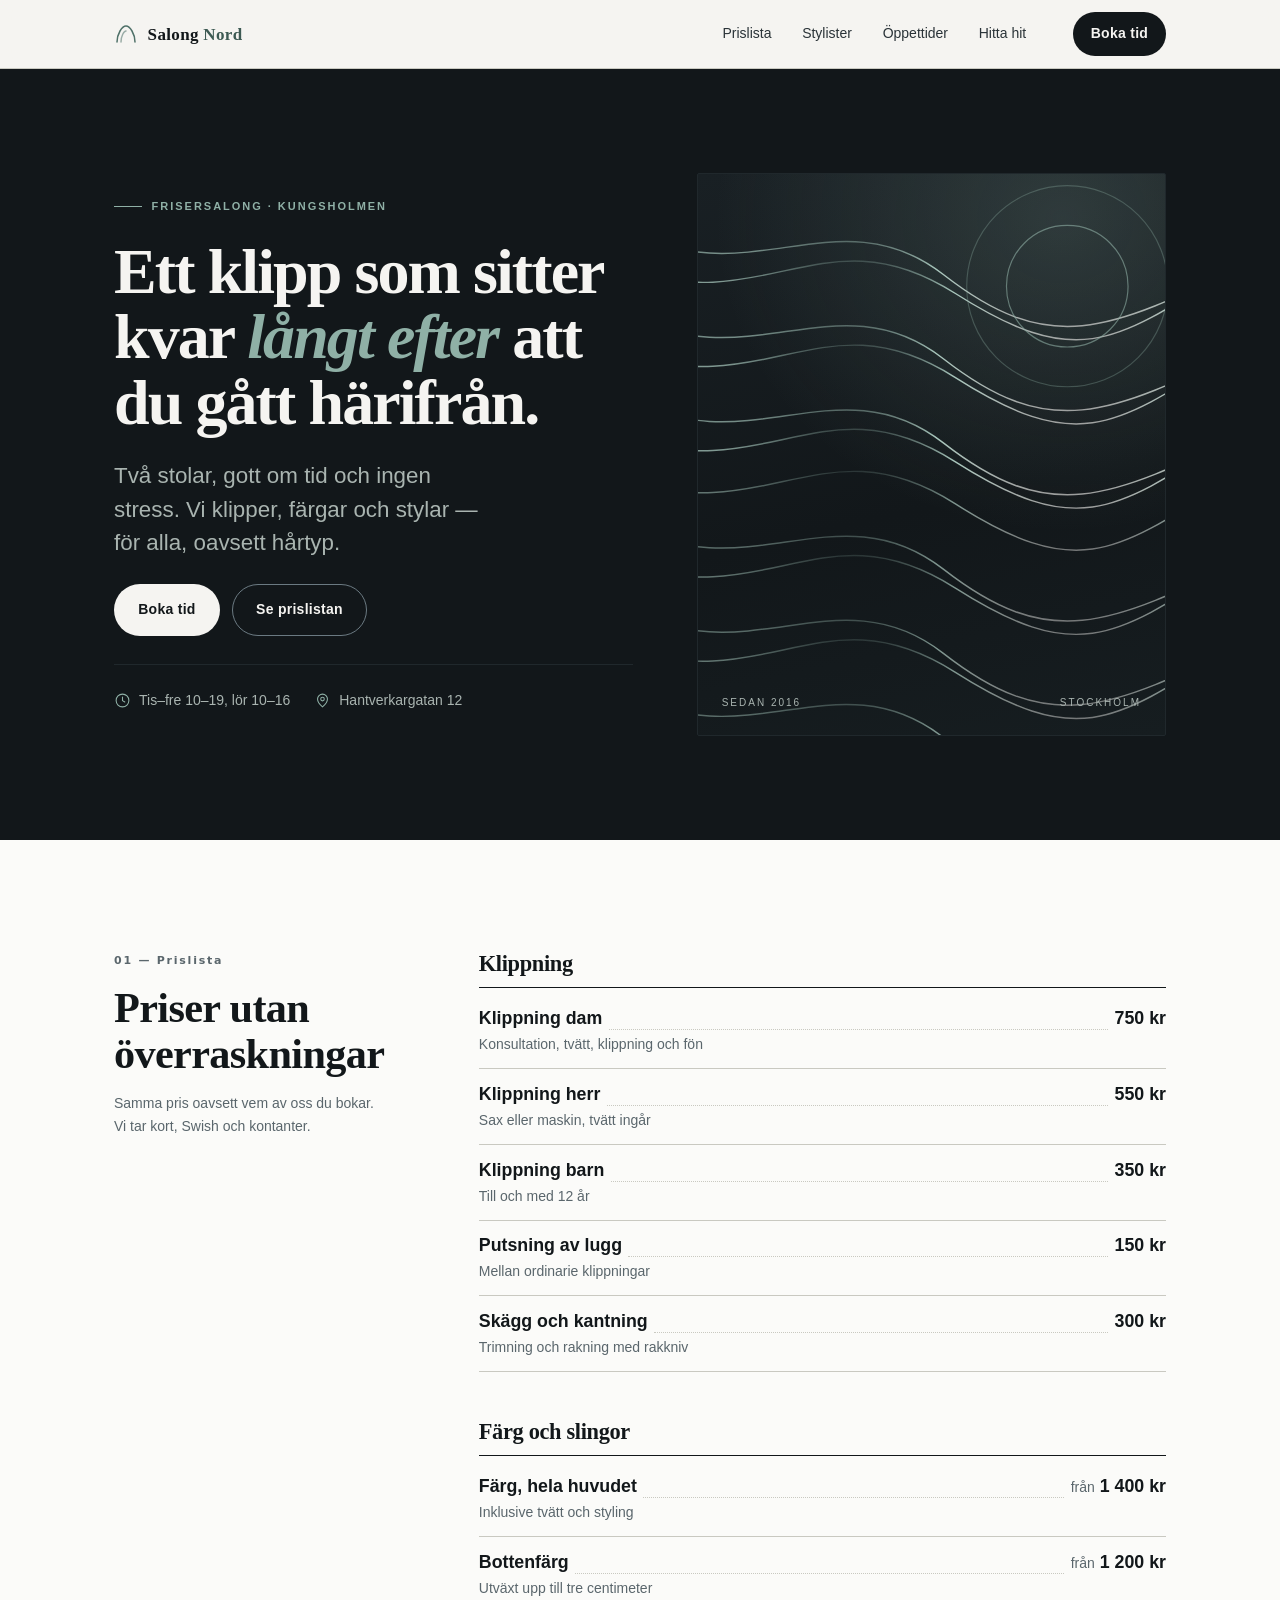
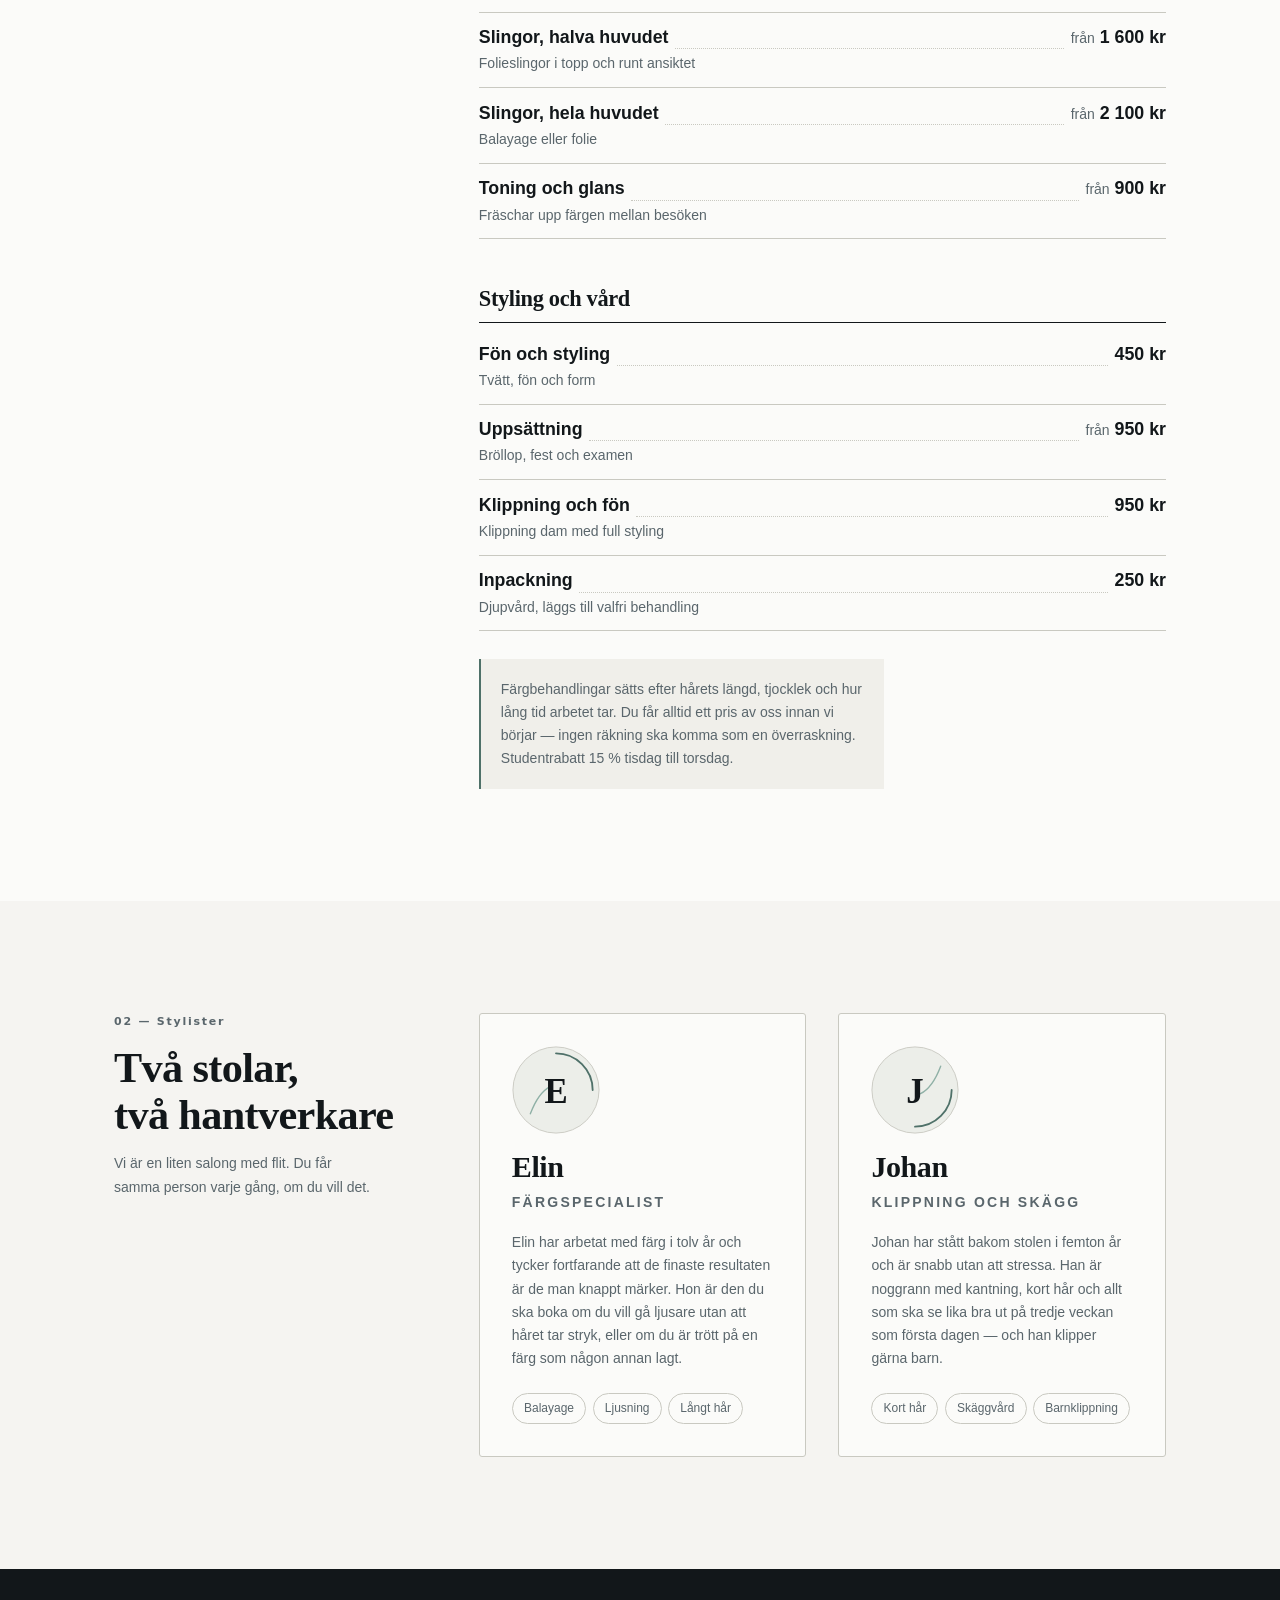
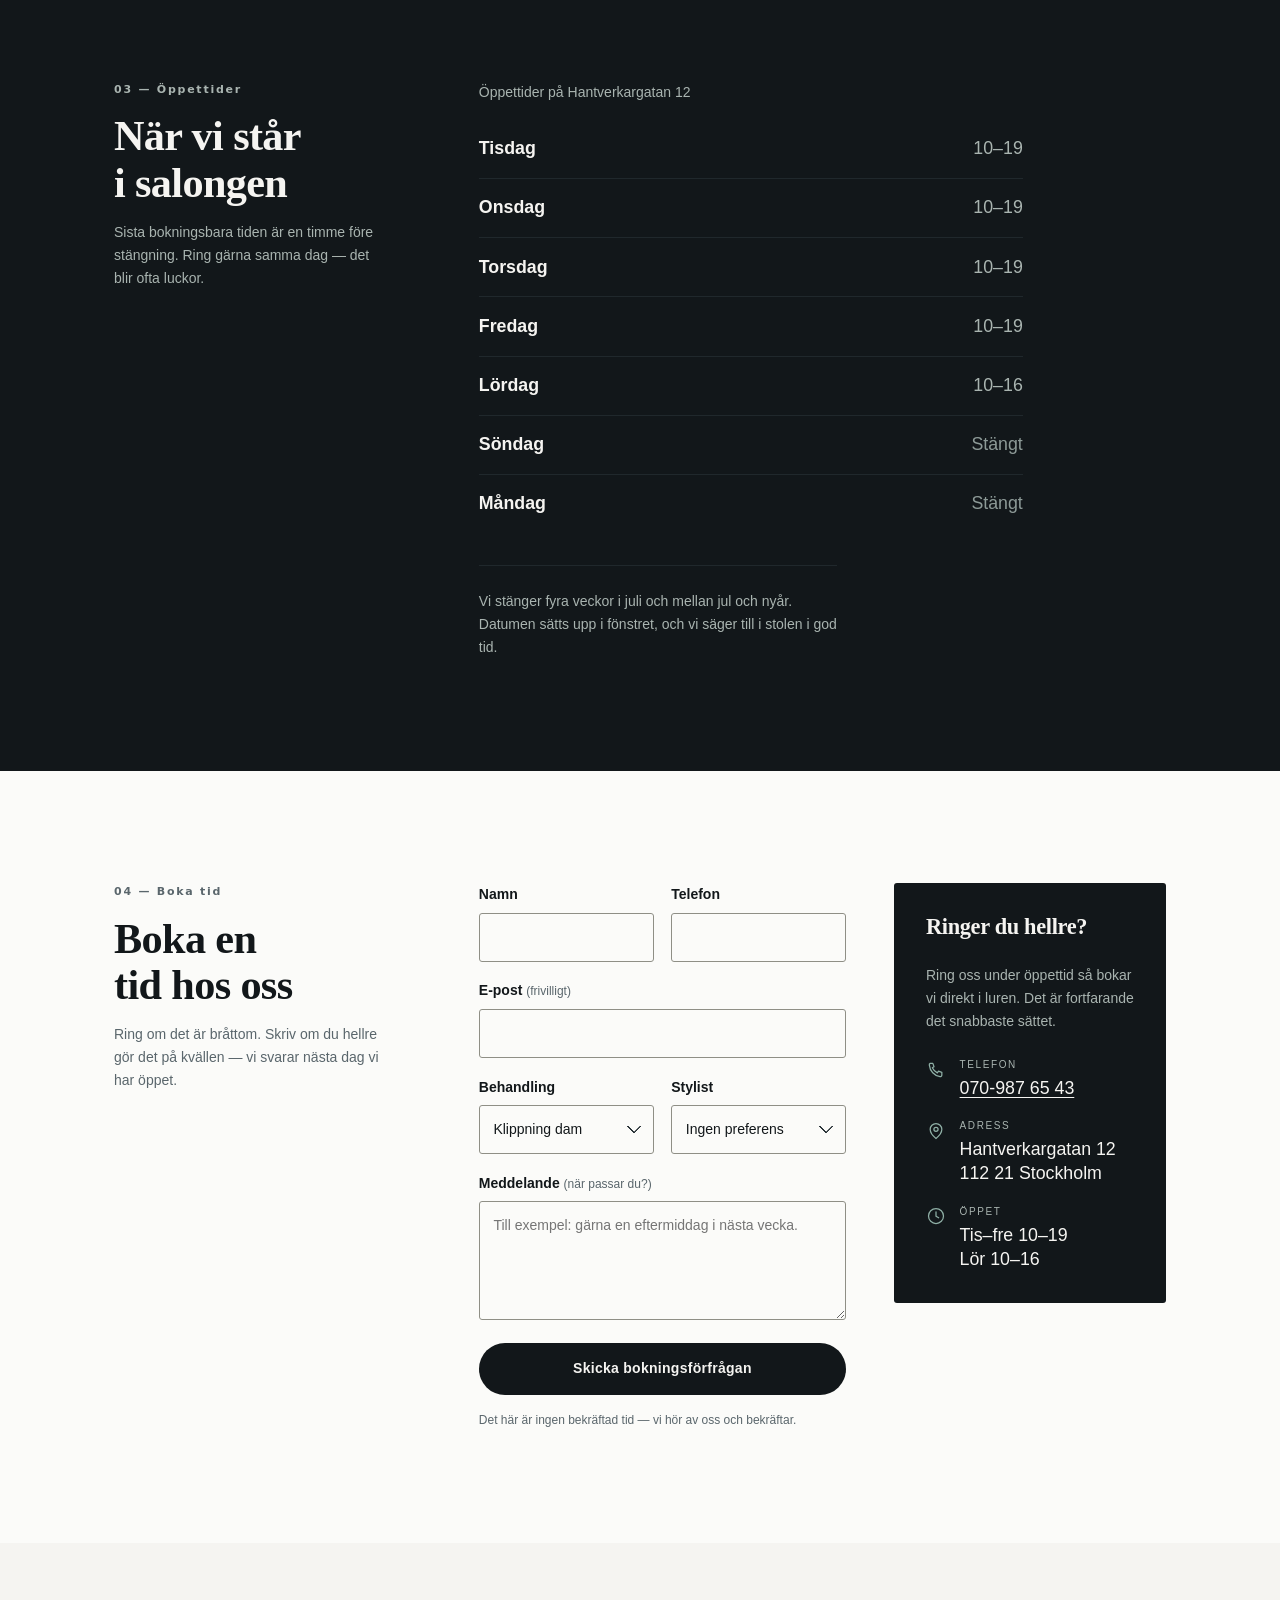
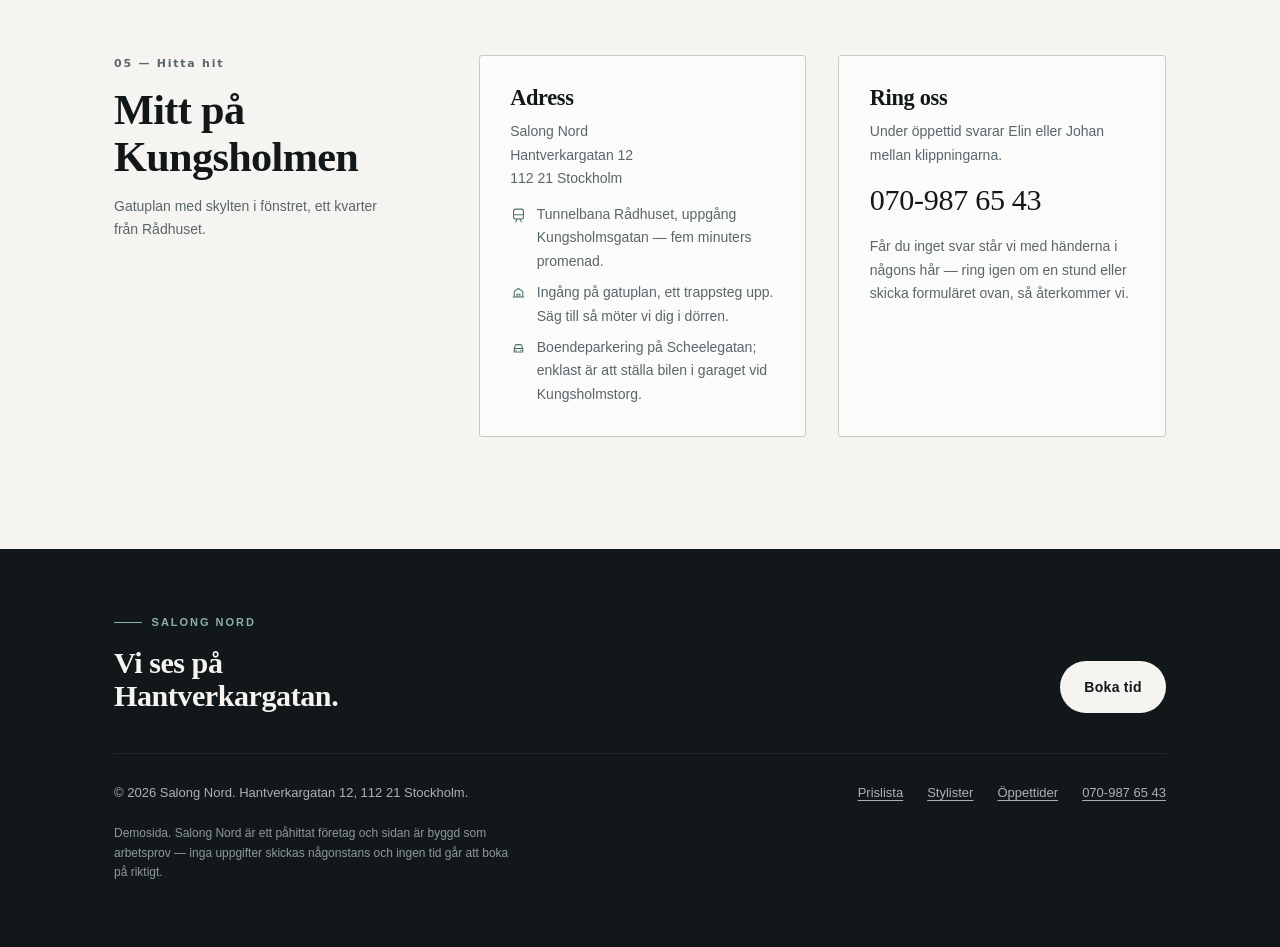
<file: demo/salong-nord/index.html>
<!DOCTYPE html>
<html lang="sv">
<head>
<meta charset="utf-8">
<meta name="viewport" content="width=device-width, initial-scale=1">
<title>Salong Nord — frisersalong på Kungsholmen, Stockholm</title>
<meta name="description" content="Salong Nord är en frisersalong på Hantverkargatan 12 i Stockholm. Klippning, färg, slingor och styling för alla. Boka tid på 070-987 65 43.">
<meta name="theme-color" content="#12171a">
<meta property="og:type" content="website">
<meta property="og:title" content="Salong Nord — frisersalong på Kungsholmen, Stockholm">
<meta property="og:description" content="Klippning, färg, slingor och styling för alla. Elin och Johan tar emot på Hantverkargatan 12. Boka tid på 070-987 65 43.">
<meta property="og:locale" content="sv_SE">
<style>
/* ------------------------------------------------------------------
   Salong Nord — identitet
   Bläck (#12171a) · krita (#f5f4f1) · sten (#dcdcd6) · eukalyptus (#4f7169)
   ------------------------------------------------------------------ */
:root{
  --ink:#12171a;
  --ink-soft:#2a3338;
  --ink-line:#20282c;
  --chalk:#f5f4f1;
  --paper:#fbfbf9;
  --stone-line:#c9c9c1;
  --stone-line-strong:#8f8f86; /* kontrollramar — 3:1 mot bakgrunden */
  --muted:#5a666c;
  --muted-dark:#a9b4b0;
  --accent:#4f7169;
  --accent-deep:#3d5a53;
  --accent-light:#8fb0a6;
  --focus:#1f6feb;
  --maxw:1180px;
  --gut:clamp(1.25rem, 5vw, 4rem);
  --step--1:clamp(0.8125rem, 0.79rem + 0.11vw, 0.875rem);
  --step-0:clamp(1rem, 0.96rem + 0.19vw, 1.125rem);
  --step-1:clamp(1.1875rem, 1.11rem + 0.36vw, 1.4375rem);
  --step-2:clamp(1.4375rem, 1.28rem + 0.75vw, 1.9375rem);
  --step-3:clamp(1.75rem, 1.44rem + 1.5vw, 2.75rem);
  --step-4:clamp(2.25rem, 1.62rem + 3.05vw, 4rem);
}
*,*::before,*::after{box-sizing:border-box}
html{-webkit-text-size-adjust:100%}
body{
  margin:0;
  background:var(--chalk);
  color:var(--ink-soft);
  font-family:ui-sans-serif,-apple-system,BlinkMacSystemFont,"Segoe UI",Roboto,"Helvetica Neue",Arial,"Noto Sans",sans-serif;
  font-size:var(--step-0);
  line-height:1.65;
  -webkit-font-smoothing:antialiased;
  overflow-x:hidden;
}
h1,h2,h3,h4{
  font-family:ui-serif,Georgia,"Iowan Old Style","Times New Roman",Times,serif;
  color:var(--ink);
  font-weight:600;
  line-height:1.1;
  letter-spacing:-0.015em;
  margin:0;
  text-wrap:balance;
}
p{margin:0}
ul{margin:0;padding:0;list-style:none}
img,svg{max-width:100%}
a{color:inherit}
:focus-visible{
  outline:3px solid var(--focus);
  outline-offset:3px;
}
.wrap{width:100%;max-width:var(--maxw);margin-inline:auto;padding-inline:var(--gut)}
.skip{
  position:absolute;left:-9999px;top:0;z-index:100;
  background:var(--ink);color:var(--chalk);
  padding:.75rem 1.1rem;border-radius:0 0 6px 0;font-size:var(--step--1);
}
.skip:focus{left:0}

/* ---------- gemensamma byggstenar ---------- */
.eyebrow{
  font-size:.6875rem;letter-spacing:.18em;text-transform:uppercase;
  font-weight:600;color:var(--accent-deep);
  display:flex;align-items:center;gap:.6rem;margin:0;
}
.eyebrow::before{
  content:"";width:1.75rem;height:1px;background:var(--accent);flex:none;
}
.eyebrow--onDark{color:var(--accent-light)}
.eyebrow--onDark::before{background:var(--accent-light)}

.btn{
  display:inline-flex;align-items:center;justify-content:center;gap:.55rem;
  font:inherit;font-size:var(--step--1);font-weight:600;letter-spacing:.02em;
  padding:.85rem 1.45rem;border-radius:999px;border:1px solid transparent;
  text-decoration:none;cursor:pointer;
  transition:background-color .18s ease,color .18s ease,border-color .18s ease;
}
.btn--solid{background:var(--ink);color:var(--chalk)}
.btn--solid:hover{background:var(--accent-deep)}
.btn--ghost{border-color:var(--stone-line);color:var(--ink);background:transparent}
.btn--ghost:hover{border-color:var(--ink);background:rgba(18,23,26,.04)}
.btn--ghostDark{border-color:#6b7a82;color:var(--chalk);background:transparent}
.btn--ghostDark:hover{border-color:var(--accent-light);background:rgba(245,244,241,.06)}
.btn--onDark{background:var(--chalk);color:var(--ink)}
.btn--onDark:hover{background:var(--accent-light)}

section{scroll-margin-top:5.5rem}
.band{padding-block:clamp(3.5rem,9vw,7rem)}
.band--paper{background:var(--paper)}
.band--ink{background:var(--ink);color:var(--muted-dark)}
.band--ink h2,.band--ink h3{color:var(--chalk)}

/* redaktionell tvåkolumnsrytm */
.split{display:grid;gap:clamp(2rem,5vw,3.5rem)}
@media (min-width:60rem){
  .split{grid-template-columns:minmax(0,15rem) minmax(0,1fr);gap:clamp(3rem,6vw,6rem)}
  .split--wide{grid-template-columns:minmax(0,18rem) minmax(0,1fr)}
}
.split__head{display:flex;flex-direction:column;gap:.9rem;align-self:start}
.split__head h2{overflow-wrap:break-word;hyphens:auto;font-size:var(--step-3)}
.split__lead{color:var(--muted);font-size:var(--step--1);max-width:34ch}
.band--ink .split__lead{color:var(--muted-dark)}
.idx{
  font-family:ui-sans-serif,system-ui,sans-serif;
  font-size:.6875rem;font-weight:600;letter-spacing:.16em;color:var(--muted);
}
.band--ink .idx{color:var(--muted-dark)}

/* ---------- sidhuvud ---------- */
.site-header{
  position:sticky;top:0;z-index:50;
  background:rgba(245,244,241,.88);
  backdrop-filter:saturate(150%) blur(10px);
  -webkit-backdrop-filter:saturate(150%) blur(10px);
  border-bottom:1px solid var(--stone-line);
}
.site-header__in{
  display:flex;align-items:center;gap:1rem;
  min-height:4.25rem;
}
.brand{
  display:flex;align-items:center;gap:.6rem;text-decoration:none;flex:none;
  color:var(--ink);
}
.brand__mark{width:1.5rem;height:1.5rem;flex:none;color:var(--accent)}
.brand__name{
  font-family:ui-serif,Georgia,serif;
  font-size:1.0625rem;font-weight:600;letter-spacing:.02em;line-height:1;
  white-space:nowrap;
}
.brand__name span{color:var(--accent-deep)}
.site-nav{margin-left:auto;display:none}
.site-nav ul{display:flex;align-items:center;gap:clamp(1rem,2.4vw,2rem)}
.site-nav a{
  display:inline-flex;align-items:center;min-height:44px;
  text-decoration:none;font-size:var(--step--1);color:var(--ink-soft);
  padding-block:.35rem;border-bottom:1px solid transparent;
}
.site-nav a:hover{color:var(--ink);border-bottom-color:var(--accent)}
.header-cta{margin-left:auto;padding:.6rem 1.05rem}
@media (min-width:56rem){
  .site-nav{display:block}
  .site-nav+.header-cta{margin-left:clamp(1rem,2.4vw,2rem)}
}
@media (max-width:22.5rem){
  .brand__name{font-size:.9375rem}
  .header-cta{padding:.55rem .85rem}
}

/* ---------- hero ---------- */
.hero{background:var(--ink);color:var(--muted-dark);overflow:hidden;position:relative}
.hero__in{
  display:grid;gap:clamp(2.5rem,6vw,4rem);
  padding-block:clamp(3.25rem,9vw,6.5rem);
  align-items:center;
}
@media (min-width:64rem){
  .hero__in{grid-template-columns:minmax(0,1.05fr) minmax(0,.95fr)}
}
.hero__copy{display:flex;flex-direction:column;gap:1.5rem;max-width:36rem}
.hero h1{
  color:var(--chalk);font-size:var(--step-4);letter-spacing:-0.03em;line-height:1.02;
}
.hero h1 em{font-style:italic;color:var(--accent-light)}
.hero__lead{font-size:var(--step-1);line-height:1.5;color:var(--muted-dark);max-width:30ch}
.hero__actions{display:flex;flex-wrap:wrap;gap:.75rem}
.hero__facts{
  display:flex;flex-wrap:wrap;gap:.5rem 1.5rem;
  padding-top:1.5rem;margin-top:.25rem;
  border-top:1px solid var(--ink-line);
  font-size:var(--step--1);color:var(--muted-dark);
}
.hero__facts li{display:flex;align-items:center;gap:.5rem}
.hero__facts svg{width:1.0625rem;height:1.0625rem;flex:none;color:var(--accent-light)}

/* signaturbild: slingor */
.strands{
  position:relative;border-radius:2px;
  aspect-ratio:5/6;width:100%;max-width:32rem;margin-inline:auto;
  background:
    radial-gradient(120% 90% at 78% 8%, rgba(143,176,166,.20), transparent 62%),
    linear-gradient(168deg,#192024 0%,#12171a 58%,#161d20 100%);
  border:1px solid var(--ink-line);
  overflow:hidden;
}
.strands svg{position:absolute;inset:0;width:100%;height:100%;display:block}
.strands__rule{
  position:absolute;left:1.5rem;right:1.5rem;bottom:1.5rem;
  display:flex;justify-content:space-between;align-items:flex-end;gap:1rem;
  font-size:.625rem;letter-spacing:.2em;text-transform:uppercase;
  color:var(--muted-dark);
}
.strands__rule span{white-space:nowrap}
@media (max-width:64rem){.strands{aspect-ratio:4/3;max-width:34rem}}
@media (max-width:26rem){.strands__rule{display:none}}
.drift-a,.drift-b{transform-origin:center}
@media (prefers-reduced-motion:no-preference){
  .drift-a{animation:drift 19s ease-in-out infinite}
  .drift-b{animation:drift 25s ease-in-out infinite reverse}
}
@keyframes drift{
  0%,100%{transform:translate3d(0,0,0)}
  50%{transform:translate3d(-14px,7px,0)}
}

/* ---------- prislista ---------- */
.price-group+.price-group{margin-top:clamp(2.25rem,4vw,3rem)}
.price-group h3{
  font-size:var(--step-1);
  padding-bottom:.65rem;border-bottom:1px solid var(--ink);
  margin-bottom:.35rem;
}
.price-row{padding-block:.85rem;border-bottom:1px solid var(--stone-line)}
.price-row__line{display:flex;align-items:flex-end;gap:.4rem}
.price-row__name{
  flex:0 1 auto;min-width:0;
  font-weight:600;color:var(--ink);font-size:var(--step-0);line-height:1.3;
}
.price-row__dots{
  flex:1 1 1.5rem;min-width:.75rem;height:.62em;
  border-bottom:1px dotted var(--stone-line);
}
.price-row__cost{
  flex:none;font-weight:600;color:var(--ink);font-variant-numeric:tabular-nums;
  white-space:nowrap;font-size:var(--step-0);line-height:1.3;
}
.price-row__cost em{font-style:normal;font-weight:400;color:var(--muted);font-size:var(--step--1)}
.price-row__desc{
  display:block;margin-top:.25rem;max-width:46ch;
  font-size:var(--step--1);color:var(--muted);line-height:1.45;
}
.price-note{
  margin-top:1.75rem;padding:1.15rem 1.25rem;
  background:var(--chalk);border-left:2px solid var(--accent);
  font-size:var(--step--1);color:var(--muted);max-width:52ch;
}
.band--paper .price-note{background:#f0efea}

/* ---------- stylister ---------- */
.people{display:grid;gap:clamp(1.5rem,3vw,2rem)}
@media (min-width:38rem){.people{grid-template-columns:1fr 1fr}}
.person{
  display:flex;flex-direction:column;gap:1.1rem;
  padding:clamp(1.5rem,3vw,2rem);
  background:var(--paper);border:1px solid var(--stone-line);border-radius:3px;
}
.band--paper .person{background:var(--chalk)}
.person__avatar{width:5.5rem;height:5.5rem;flex:none}
.person h3{font-size:var(--step-2)}
.person__role{
  font-size:.6875rem;letter-spacing:.16em;text-transform:uppercase;
  font-weight:600;color:var(--accent-deep);margin-top:.4rem;
}
.person p{color:var(--muted);font-size:var(--step--1)}
.person__tags{display:flex;flex-wrap:wrap;gap:.4rem;margin-top:auto;padding-top:.35rem}
.person__tags li{
  font-size:.75rem;padding:.28rem .7rem;border-radius:999px;
  border:1px solid var(--stone-line);color:var(--muted);
}

/* ---------- öppettider ---------- */
.hours{width:100%;border-collapse:collapse;text-align:left;max-width:34rem}
.hours caption{text-align:left;font-size:var(--step--1);color:var(--muted-dark);padding-bottom:1rem}
.hours th,.hours td{
  padding:.9rem 0;border-bottom:1px solid var(--ink-line);
  font-weight:400;font-size:var(--step-0);
}
.hours th{color:var(--chalk);font-weight:600}
.hours td{text-align:right;font-variant-numeric:tabular-nums;color:var(--muted-dark)}
.hours tr:last-child th,.hours tr:last-child td{border-bottom:0}
.hours .is-closed td{color:#8d9a97}
.hours-aside{
  margin-top:2rem;padding-top:1.5rem;border-top:1px solid var(--ink-line);
  font-size:var(--step--1);color:var(--muted-dark);max-width:46ch;
}

/* ---------- boka ---------- */
.booking{display:grid;gap:clamp(2rem,4vw,3rem)}
@media (min-width:56rem){.booking{grid-template-columns:minmax(0,1.35fr) minmax(0,1fr)}}
.form{display:grid;gap:1.1rem}
.field{display:flex;flex-direction:column;gap:.4rem}
.field label{font-size:var(--step--1);font-weight:600;color:var(--ink)}
.field .hint{font-size:.75rem;color:var(--muted);font-weight:400}
.field input,.field select,.field textarea{
  font:inherit;font-size:var(--step--1);color:var(--ink);
  background:var(--paper);
  border:1px solid var(--stone-line-strong);border-radius:3px;
  padding:.75rem .85rem;width:100%;
  transition:border-color .16s ease;
}
.field textarea{min-height:6.5rem;resize:vertical}
.field input:hover,.field select:hover,.field textarea:hover{border-color:#a8a8a0}
.field input:focus,.field select:focus,.field textarea:focus{border-color:var(--accent);outline-offset:1px}
.field select{
  appearance:none;-webkit-appearance:none;
  background-image:linear-gradient(45deg,transparent 49%,var(--ink-soft) 50%,var(--ink-soft) 58%,transparent 59%),
                   linear-gradient(-45deg,transparent 49%,var(--ink-soft) 50%,var(--ink-soft) 58%,transparent 59%);
  background-position:calc(100% - 1.15rem) 1.25rem, calc(100% - 0.72rem) 1.25rem;
  background-size:.45rem .45rem;background-repeat:no-repeat;
  padding-right:2.5rem;
}
@media (min-width:34rem){.form__pair{display:grid;grid-template-columns:1fr 1fr;gap:1.1rem}}
.form__foot{display:flex;flex-wrap:wrap;align-items:center;gap:1rem;margin-top:.35rem}
.form__foot .btn{flex:1 1 12rem}
.form__legal{font-size:.75rem;color:var(--muted);flex:1 1 14rem;min-width:0}
.form-status{
  font-size:var(--step--1);border-radius:3px;
  border-left:2px solid var(--accent);
  background:#eef1ef;color:#2f4a44;
  padding:.9rem 1rem;
}
.form-status:empty{display:none}
.form-status svg{width:1.125rem;height:1.125rem;vertical-align:-.2em;margin-right:.45rem;color:var(--accent-deep)}

.contact-card{
  display:flex;flex-direction:column;gap:1.5rem;
  padding:clamp(1.5rem,3vw,2rem);
  background:var(--ink);color:var(--muted-dark);border-radius:3px;
  align-self:start;
}
.contact-card h3{font-size:var(--step-1);color:var(--chalk)}
.contact-card p{font-size:var(--step--1)}
.contact-list{display:flex;flex-direction:column;gap:1.15rem}
.contact-list li{display:flex;gap:.85rem;align-items:flex-start}
.contact-list svg{width:1.25rem;height:1.25rem;flex:none;color:var(--accent-light);margin-top:.15rem}
.contact-list .k{
  display:block;font-size:.625rem;letter-spacing:.16em;text-transform:uppercase;
  color:var(--muted-dark);margin-bottom:.15rem;
}
.contact-list .v{color:var(--chalk);font-size:var(--step-0);line-height:1.35;display:block}
.contact-list span.v{text-decoration:none}
.contact-list a.v{text-decoration:underline;text-underline-offset:3px}
.contact-list a.v:hover{color:var(--accent-light)}
.contact-list address{font-style:normal}

/* ---------- hitta hit ---------- */
.find{display:grid;gap:clamp(1.5rem,3vw,2rem)}
@media (min-width:44rem){.find{grid-template-columns:1fr 1fr}}
.find__block{
  padding:clamp(1.35rem,3vw,1.9rem);
  border:1px solid var(--stone-line);border-radius:3px;background:var(--paper);
  display:flex;flex-direction:column;gap:.6rem;
}
.find__block h3{font-size:var(--step-1)}
.find__block p,.find__block address{font-size:var(--step--1);color:var(--muted);font-style:normal}
.find__block .big{
  font-family:ui-serif,Georgia,serif;font-size:var(--step-2);color:var(--ink);
  text-decoration:none;letter-spacing:-0.01em;white-space:nowrap;
}
.find__block a.big:hover{color:var(--accent-deep)}
.find__list{display:flex;flex-direction:column;gap:.55rem;margin-top:.25rem}
.find__list li{display:flex;gap:.6rem;font-size:var(--step--1);color:var(--muted)}
.find__list svg{width:1.0625rem;height:1.0625rem;flex:none;color:var(--accent);margin-top:.25rem}

/* ---------- sidfot ---------- */
.site-footer{background:var(--ink);color:var(--muted-dark);padding-block:clamp(2.5rem,5vw,4rem)}
.site-footer h2{font-size:var(--step-2);color:var(--chalk);max-width:18ch}
.footer-line{margin-top:1rem}
.footer-top{
  display:grid;gap:2rem;padding-bottom:2.5rem;border-bottom:1px solid var(--ink-line);
}
@media (min-width:48rem){.footer-top{grid-template-columns:minmax(0,1fr) auto;align-items:end}}
.footer-bottom{
  display:flex;flex-wrap:wrap;gap:.75rem 2rem;justify-content:space-between;
  padding-top:1.75rem;font-size:.8125rem;
}
.footer-bottom ul{display:flex;flex-wrap:wrap;gap:.5rem 1.5rem}
.footer-bottom a{text-decoration:underline;text-underline-offset:3px}
.footer-bottom a:hover{color:var(--chalk)}
.demo-note{
  font-size:.75rem;color:#8d9a97;max-width:60ch;
  padding-top:1.25rem;
}
</style>
</head>
<body>

<a class="skip" href="#innehall">Hoppa till innehållet</a>

<header class="site-header">
  <div class="wrap site-header__in">
    <a class="brand" href="#top">
      <svg class="brand__mark" viewBox="0 0 24 24" fill="none" aria-hidden="true" focusable="false">
        <path d="M3 20C3 12 8 4 12 4s9 8 9 16" stroke="currentColor" stroke-width="1.5" stroke-linecap="round"/>
        <path d="M7 20c0-6 3-11 5-11" stroke="currentColor" stroke-width="1.5" stroke-linecap="round" opacity=".55"/>
      </svg>
      <span class="brand__name">Salong <span>Nord</span></span>
    </a>
    <nav class="site-nav" aria-label="Huvudmeny">
      <ul>
        <li><a href="#priser">Prislista</a></li>
        <li><a href="#stylister">Stylister</a></li>
        <li><a href="#oppettider">Öppettider</a></li>
        <li><a href="#hitta">Hitta hit</a></li>
      </ul>
    </nav>
    <a class="btn btn--solid header-cta" href="#boka">Boka tid</a>
  </div>
</header>

<main id="innehall">

  <!-- ============ HERO ============ -->
  <section class="hero" id="top" aria-labelledby="hero-rubrik">
    <div class="wrap hero__in">
      <div class="hero__copy">
        <p class="eyebrow eyebrow--onDark">Frisersalong · Kungsholmen</p>
        <h1 id="hero-rubrik">Ett klipp som sitter kvar <em>långt efter</em> att du gått härifrån.</h1>
        <p class="hero__lead">Två stolar, gott om tid och ingen stress. Vi klipper, färgar och stylar — för alla, oavsett hårtyp.</p>
        <div class="hero__actions">
          <a class="btn btn--onDark" href="#boka">Boka tid</a>
          <a class="btn btn--ghostDark" href="#priser">Se prislistan</a>
        </div>
        <ul class="hero__facts">
          <li>
            <svg viewBox="0 0 24 24" fill="none" aria-hidden="true" focusable="false">
              <circle cx="12" cy="12" r="9" stroke="currentColor" stroke-width="1.5"/>
              <path d="M12 7v5.2l3.2 1.9" stroke="currentColor" stroke-width="1.5" stroke-linecap="round" stroke-linejoin="round"/>
            </svg>
            Tis–fre 10–19, lör 10–16
          </li>
          <li>
            <svg viewBox="0 0 24 24" fill="none" aria-hidden="true" focusable="false">
              <path d="M12 21s7-5.6 7-11a7 7 0 1 0-14 0c0 5.4 7 11 7 11Z" stroke="currentColor" stroke-width="1.5" stroke-linejoin="round"/>
              <circle cx="12" cy="10" r="2.5" stroke="currentColor" stroke-width="1.5"/>
            </svg>
            Hantverkargatan 12
          </li>
        </ul>
      </div>

      <div class="strands">
        <svg viewBox="0 0 400 480" preserveAspectRatio="xMidYMid slice" aria-hidden="true" focusable="false">
          <defs>
            <path id="sn-strand" d="M-60 0C40 60 120 -30 210 40S350 90 470 30"/>
            <path id="sn-strand-b" d="M-60 0C60 40 110 -50 220 20S360 60 470 -10"/>
            <linearGradient id="sn-fade" x1="0" y1="0" x2="0" y2="1">
              <stop offset="0" stop-color="#8fb0a6" stop-opacity=".22"/>
              <stop offset=".42" stop-color="#a8c6bc" stop-opacity="1"/>
              <stop offset="1" stop-color="#f5f4f1" stop-opacity=".6"/>
            </linearGradient>
          </defs>
          <g stroke="url(#sn-fade)" fill="none" stroke-width="1.25" stroke-linecap="round">
            <g class="drift-a">
              <use href="#sn-strand" y="46"/>
              <use href="#sn-strand-b" y="82"/>
              <use href="#sn-strand" y="118"/>
              <use href="#sn-strand-b" y="154"/>
              <use href="#sn-strand" y="190"/>
              <use href="#sn-strand-b" y="226"/>
            </g>
            <g class="drift-b" opacity=".72">
              <use href="#sn-strand-b" y="262"/>
              <use href="#sn-strand" y="298"/>
              <use href="#sn-strand-b" y="334"/>
              <use href="#sn-strand" y="370"/>
              <use href="#sn-strand-b" y="406"/>
              <use href="#sn-strand" y="442"/>
            </g>
          </g>
          <circle cx="316" cy="96" r="52" fill="none" stroke="#8fb0a6" stroke-width="1" opacity=".6"/>
          <circle cx="316" cy="96" r="86" fill="none" stroke="#8fb0a6" stroke-width="1" opacity=".32"/>
        </svg>
        <p class="strands__rule">
          <span>Sedan 2016</span>
          <span>Stockholm</span>
        </p>
      </div>
    </div>
  </section>

  <!-- ============ PRISLISTA ============ -->
  <section class="band band--paper" id="priser" aria-labelledby="priser-rubrik">
    <div class="wrap split split--wide">
      <div class="split__head">
        <p class="idx">01 — Prislista</p>
        <h2 id="priser-rubrik">Priser utan överraskningar</h2>
        <p class="split__lead">Samma pris oavsett vem av oss du bokar. Vi tar kort, Swish och kontanter.</p>
      </div>

      <div>
        <div class="price-group">
          <h3>Klippning</h3>
          <ul>
            <li class="price-row">
              <span class="price-row__line">
                <span class="price-row__name">Klippning dam</span>
                <span class="price-row__dots" aria-hidden="true"></span>
                <span class="price-row__cost">750&#160;kr</span>
              </span>
              <span class="price-row__desc">Konsultation, tvätt, klippning och fön</span>
            </li>
            <li class="price-row">
              <span class="price-row__line">
                <span class="price-row__name">Klippning herr</span>
                <span class="price-row__dots" aria-hidden="true"></span>
                <span class="price-row__cost">550&#160;kr</span>
              </span>
              <span class="price-row__desc">Sax eller maskin, tvätt ingår</span>
            </li>
            <li class="price-row">
              <span class="price-row__line">
                <span class="price-row__name">Klippning barn</span>
                <span class="price-row__dots" aria-hidden="true"></span>
                <span class="price-row__cost">350&#160;kr</span>
              </span>
              <span class="price-row__desc">Till och med 12 år</span>
            </li>
            <li class="price-row">
              <span class="price-row__line">
                <span class="price-row__name">Putsning av lugg</span>
                <span class="price-row__dots" aria-hidden="true"></span>
                <span class="price-row__cost">150&#160;kr</span>
              </span>
              <span class="price-row__desc">Mellan ordinarie klippningar</span>
            </li>
            <li class="price-row">
              <span class="price-row__line">
                <span class="price-row__name">Skägg och kantning</span>
                <span class="price-row__dots" aria-hidden="true"></span>
                <span class="price-row__cost">300&#160;kr</span>
              </span>
              <span class="price-row__desc">Trimning och rakning med rakkniv</span>
            </li>
          </ul>
        </div>

        <div class="price-group">
          <h3>Färg och slingor</h3>
          <ul>
            <li class="price-row">
              <span class="price-row__line">
                <span class="price-row__name">Färg, hela huvudet</span>
                <span class="price-row__dots" aria-hidden="true"></span>
                <span class="price-row__cost"><em>från</em> 1&#160;400&#160;kr</span>
              </span>
              <span class="price-row__desc">Inklusive tvätt och styling</span>
            </li>
            <li class="price-row">
              <span class="price-row__line">
                <span class="price-row__name">Bottenfärg</span>
                <span class="price-row__dots" aria-hidden="true"></span>
                <span class="price-row__cost"><em>från</em> 1&#160;200&#160;kr</span>
              </span>
              <span class="price-row__desc">Utväxt upp till tre centimeter</span>
            </li>
            <li class="price-row">
              <span class="price-row__line">
                <span class="price-row__name">Slingor, halva huvudet</span>
                <span class="price-row__dots" aria-hidden="true"></span>
                <span class="price-row__cost"><em>från</em> 1&#160;600&#160;kr</span>
              </span>
              <span class="price-row__desc">Folieslingor i topp och runt ansiktet</span>
            </li>
            <li class="price-row">
              <span class="price-row__line">
                <span class="price-row__name">Slingor, hela huvudet</span>
                <span class="price-row__dots" aria-hidden="true"></span>
                <span class="price-row__cost"><em>från</em> 2&#160;100&#160;kr</span>
              </span>
              <span class="price-row__desc">Balayage eller folie</span>
            </li>
            <li class="price-row">
              <span class="price-row__line">
                <span class="price-row__name">Toning och glans</span>
                <span class="price-row__dots" aria-hidden="true"></span>
                <span class="price-row__cost"><em>från</em> 900&#160;kr</span>
              </span>
              <span class="price-row__desc">Fräschar upp färgen mellan besöken</span>
            </li>
          </ul>
        </div>

        <div class="price-group">
          <h3>Styling och vård</h3>
          <ul>
            <li class="price-row">
              <span class="price-row__line">
                <span class="price-row__name">Fön och styling</span>
                <span class="price-row__dots" aria-hidden="true"></span>
                <span class="price-row__cost">450&#160;kr</span>
              </span>
              <span class="price-row__desc">Tvätt, fön och form</span>
            </li>
            <li class="price-row">
              <span class="price-row__line">
                <span class="price-row__name">Uppsättning</span>
                <span class="price-row__dots" aria-hidden="true"></span>
                <span class="price-row__cost"><em>från</em> 950&#160;kr</span>
              </span>
              <span class="price-row__desc">Bröllop, fest och examen</span>
            </li>
            <li class="price-row">
              <span class="price-row__line">
                <span class="price-row__name">Klippning och fön</span>
                <span class="price-row__dots" aria-hidden="true"></span>
                <span class="price-row__cost">950&#160;kr</span>
              </span>
              <span class="price-row__desc">Klippning dam med full styling</span>
            </li>
            <li class="price-row">
              <span class="price-row__line">
                <span class="price-row__name">Inpackning</span>
                <span class="price-row__dots" aria-hidden="true"></span>
                <span class="price-row__cost">250&#160;kr</span>
              </span>
              <span class="price-row__desc">Djupvård, läggs till valfri behandling</span>
            </li>
          </ul>
        </div>

        <p class="price-note">
          Färgbehandlingar sätts efter hårets längd, tjocklek och hur lång tid arbetet tar. Du får alltid ett pris av oss innan vi börjar — ingen räkning ska komma som en överraskning. Studentrabatt 15&#160;% tisdag till torsdag.
        </p>
      </div>
    </div>
  </section>

  <!-- ============ STYLISTER ============ -->
  <section class="band" id="stylister" aria-labelledby="stylister-rubrik">
    <div class="wrap split split--wide">
      <div class="split__head">
        <p class="idx">02 — Stylister</p>
        <h2 id="stylister-rubrik">Två stolar, två hantverkare</h2>
        <p class="split__lead">Vi är en liten salong med flit. Du får samma person varje gång, om du vill det.</p>
      </div>

      <div class="people">
        <article class="person">
          <svg class="person__avatar" viewBox="0 0 96 96" aria-hidden="true" focusable="false">
            <circle cx="48" cy="48" r="47" fill="#eceee9" stroke="#c9c9c1"/>
            <path d="M48 8a40 40 0 0 1 40 40" fill="none" stroke="#4f7169" stroke-width="2" stroke-linecap="round"/>
            <path d="M20 74c6-16 14-26 22-30" fill="none" stroke="#8fb0a6" stroke-width="1.5" stroke-linecap="round"/>
            <text x="48" y="62" text-anchor="middle" font-family="ui-serif, Georgia, serif" font-size="38" font-weight="600" fill="#12171a">E</text>
          </svg>
          <div>
            <h3>Elin</h3>
            <p class="person__role">Färgspecialist</p>
          </div>
          <p>Elin har arbetat med färg i tolv år och tycker fortfarande att de finaste resultaten är de man knappt märker. Hon är den du ska boka om du vill gå ljusare utan att håret tar stryk, eller om du är trött på en färg som någon annan lagt.</p>
          <ul class="person__tags">
            <li>Balayage</li>
            <li>Ljusning</li>
            <li>Långt hår</li>
          </ul>
        </article>

        <article class="person">
          <svg class="person__avatar" viewBox="0 0 96 96" aria-hidden="true" focusable="false">
            <circle cx="48" cy="48" r="47" fill="#eceee9" stroke="#c9c9c1"/>
            <path d="M88 48a40 40 0 0 1-40 40" fill="none" stroke="#4f7169" stroke-width="2" stroke-linecap="round"/>
            <path d="M76 22c-6 16-14 26-22 30" fill="none" stroke="#8fb0a6" stroke-width="1.5" stroke-linecap="round"/>
            <text x="48" y="62" text-anchor="middle" font-family="ui-serif, Georgia, serif" font-size="38" font-weight="600" fill="#12171a">J</text>
          </svg>
          <div>
            <h3>Johan</h3>
            <p class="person__role">Klippning och skägg</p>
          </div>
          <p>Johan har stått bakom stolen i femton år och är snabb utan att stressa. Han är noggrann med kantning, kort hår och allt som ska se lika bra ut på tredje veckan som första dagen — och han klipper gärna barn.</p>
          <ul class="person__tags">
            <li>Kort hår</li>
            <li>Skäggvård</li>
            <li>Barnklippning</li>
          </ul>
        </article>
      </div>
    </div>
  </section>

  <!-- ============ ÖPPETTIDER ============ -->
  <section class="band band--ink" id="oppettider" aria-labelledby="oppettider-rubrik">
    <div class="wrap split split--wide">
      <div class="split__head">
        <p class="idx">03 — Öppettider</p>
        <h2 id="oppettider-rubrik">När vi står i salongen</h2>
        <p class="split__lead">Sista bokningsbara tiden är en timme före stängning. Ring gärna samma dag — det blir ofta luckor.</p>
      </div>

      <div>
        <table class="hours">
          <caption>Öppettider på Hantverkargatan 12</caption>
          <tbody>
            <tr><th scope="row">Tisdag</th><td>10–19</td></tr>
            <tr><th scope="row">Onsdag</th><td>10–19</td></tr>
            <tr><th scope="row">Torsdag</th><td>10–19</td></tr>
            <tr><th scope="row">Fredag</th><td>10–19</td></tr>
            <tr><th scope="row">Lördag</th><td>10–16</td></tr>
            <tr class="is-closed"><th scope="row">Söndag</th><td>Stängt</td></tr>
            <tr class="is-closed"><th scope="row">Måndag</th><td>Stängt</td></tr>
          </tbody>
        </table>
        <p class="hours-aside">Vi stänger fyra veckor i juli och mellan jul och nyår. Datumen sätts upp i fönstret, och vi säger till i stolen i god tid.</p>
      </div>
    </div>
  </section>

  <!-- ============ BOKA ============ -->
  <section class="band band--paper" id="boka" aria-labelledby="boka-rubrik">
    <div class="wrap split split--wide">
      <div class="split__head">
        <p class="idx">04 — Boka tid</p>
        <h2 id="boka-rubrik">Boka en tid hos oss</h2>
        <p class="split__lead">Ring om det är bråttom. Skriv om du hellre gör det på kvällen — vi svarar nästa dag vi har öppet.</p>
      </div>

      <div class="booking">
        <form class="form" id="bokningsform" novalidate>
          <div class="form__pair">
            <p class="field">
              <label for="namn">Namn</label>
              <input id="namn" name="namn" type="text" autocomplete="name" required>
            </p>
            <p class="field">
              <label for="telefon">Telefon</label>
              <input id="telefon" name="telefon" type="tel" autocomplete="tel" inputmode="tel" required>
            </p>
          </div>
          <p class="field">
            <label for="epost">E-post <span class="hint">(frivilligt)</span></label>
            <input id="epost" name="epost" type="email" autocomplete="email">
          </p>
          <div class="form__pair">
            <p class="field">
              <label for="behandling">Behandling</label>
              <select id="behandling" name="behandling">
                <option>Klippning dam</option>
                <option>Klippning herr</option>
                <option>Klippning barn</option>
                <option>Färg eller bottenfärg</option>
                <option>Slingor</option>
                <option>Styling eller uppsättning</option>
                <option>Vet inte — hjälp mig välja</option>
              </select>
            </p>
            <p class="field">
              <label for="stylist">Stylist</label>
              <select id="stylist" name="stylist">
                <option>Ingen preferens</option>
                <option>Elin</option>
                <option>Johan</option>
              </select>
            </p>
          </div>
          <p class="field">
            <label for="meddelande">Meddelande <span class="hint">(när passar du?)</span></label>
            <textarea id="meddelande" name="meddelande" rows="4" placeholder="Till exempel: gärna en eftermiddag i nästa vecka."></textarea>
          </p>
          <div class="form__foot">
            <button class="btn btn--solid" type="submit">Skicka bokningsförfrågan</button>
            <span class="form__legal">Det här är ingen bekräftad tid — vi hör av oss och bekräftar.</span>
          </div>
          <p class="form-status" id="form-status" role="status" aria-live="polite"></p>
        </form>

        <aside class="contact-card" aria-labelledby="ring-rubrik">
          <h3 id="ring-rubrik">Ringer du hellre?</h3>
          <p>Ring oss under öppettid så bokar vi direkt i luren. Det är fortfarande det snabbaste sättet.</p>
          <ul class="contact-list">
            <li>
              <svg viewBox="0 0 24 24" fill="none" aria-hidden="true" focusable="false">
                <path d="M5 4h3.2l1.4 4-2 1.4a12 12 0 0 0 6 6l1.4-2 4 1.4V18a2 2 0 0 1-2.2 2A15.5 15.5 0 0 1 4 6.2 2 2 0 0 1 5 4Z" stroke="currentColor" stroke-width="1.5" stroke-linejoin="round"/>
              </svg>
              <div><span class="k">Telefon</span><a class="v" href="tel:+46709876543">070-987&#160;65&#160;43</a></div>
            </li>
            <li>
              <svg viewBox="0 0 24 24" fill="none" aria-hidden="true" focusable="false">
                <path d="M12 21s7-5.6 7-11a7 7 0 1 0-14 0c0 5.4 7 11 7 11Z" stroke="currentColor" stroke-width="1.5" stroke-linejoin="round"/>
                <circle cx="12" cy="10" r="2.5" stroke="currentColor" stroke-width="1.5"/>
              </svg>
              <div><span class="k">Adress</span><address class="v">Hantverkargatan 12<br>112&#160;21 Stockholm</address></div>
            </li>
            <li>
              <svg viewBox="0 0 24 24" fill="none" aria-hidden="true" focusable="false">
                <circle cx="12" cy="12" r="9" stroke="currentColor" stroke-width="1.5"/>
                <path d="M12 7v5.2l3.2 1.9" stroke="currentColor" stroke-width="1.5" stroke-linecap="round" stroke-linejoin="round"/>
              </svg>
              <div><span class="k">Öppet</span><span class="v">Tis–fre 10–19<br>Lör 10–16</span></div>
            </li>
          </ul>
        </aside>
      </div>
    </div>
  </section>

  <!-- ============ HITTA HIT ============ -->
  <section class="band" id="hitta" aria-labelledby="hitta-rubrik">
    <div class="wrap split split--wide">
      <div class="split__head">
        <p class="idx">05 — Hitta hit</p>
        <h2 id="hitta-rubrik">Mitt på Kungsholmen</h2>
        <p class="split__lead">Gatuplan med skylten i fönstret, ett kvarter från Rådhuset.</p>
      </div>

      <div class="find">
        <div class="find__block">
          <h3>Adress</h3>
          <address>Salong Nord<br>Hantverkargatan 12<br>112 21 Stockholm</address>
          <ul class="find__list">
            <li>
              <svg viewBox="0 0 24 24" fill="none" aria-hidden="true" focusable="false">
                <rect x="5" y="3" width="14" height="14" rx="3" stroke="currentColor" stroke-width="1.5"/>
                <path d="M5 11h14M8 21l2-4M16 21l-2-4" stroke="currentColor" stroke-width="1.5" stroke-linecap="round"/>
              </svg>
              Tunnelbana Rådhuset, uppgång Kungsholmsgatan — fem minuters promenad.
            </li>
            <li>
              <svg viewBox="0 0 24 24" fill="none" aria-hidden="true" focusable="false">
                <path d="M4 17h16M6 17V9l6-4 6 4v8" stroke="currentColor" stroke-width="1.5" stroke-linejoin="round"/>
                <path d="M10 17v-4h4v4" stroke="currentColor" stroke-width="1.5" stroke-linejoin="round"/>
              </svg>
              Ingång på gatuplan, ett trappsteg upp. Säg till så möter vi dig i dörren.
            </li>
            <li>
              <svg viewBox="0 0 24 24" fill="none" aria-hidden="true" focusable="false">
                <path d="M6 12h12M6 12l1.6-4.2A2 2 0 0 1 9.5 6.5h5a2 2 0 0 1 1.9 1.3L18 12v5H6v-5Z" stroke="currentColor" stroke-width="1.5" stroke-linejoin="round"/>
                <circle cx="8.5" cy="14.5" r="1" fill="currentColor"/>
                <circle cx="15.5" cy="14.5" r="1" fill="currentColor"/>
              </svg>
              Boendeparkering på Scheelegatan; enklast är att ställa bilen i garaget vid Kungsholmstorg.
            </li>
          </ul>
        </div>

        <div class="find__block">
          <h3>Ring oss</h3>
          <p>Under öppettid svarar Elin eller Johan mellan klippningarna.</p>
          <a class="big" href="tel:+46709876543">070-987&#160;65&#160;43</a>
          <p>Får du inget svar står vi med händerna i någons hår — ring igen om en stund eller skicka formuläret ovan, så återkommer vi.</p>
        </div>
      </div>
    </div>
  </section>

</main>

<footer class="site-footer">
  <div class="wrap">
    <div class="footer-top">
      <div>
        <p class="eyebrow eyebrow--onDark">Salong Nord</p>
        <h2 class="footer-line">Vi ses på Hantverkargatan.</h2>
      </div>
      <a class="btn btn--onDark" href="#boka">Boka tid</a>
    </div>

    <div class="footer-bottom">
      <p>&#169; 2026 Salong Nord. Hantverkargatan 12, 112&#160;21 Stockholm.</p>
      <ul>
        <li><a href="#priser">Prislista</a></li>
        <li><a href="#stylister">Stylister</a></li>
        <li><a href="#oppettider">Öppettider</a></li>
        <li><a href="tel:+46709876543">070-987&#160;65&#160;43</a></li>
      </ul>
    </div>

    <p class="demo-note">Demosida. Salong Nord är ett påhittat företag och sidan är byggd som arbetsprov — inga uppgifter skickas någonstans och ingen tid går att boka på riktigt.</p>
  </div>
</footer>

<script>
(function () {
  var form = document.getElementById('bokningsform');
  var status = document.getElementById('form-status');
  if (!form || !status) return;

  var ICON = '<svg viewBox="0 0 24 24" fill="none" aria-hidden="true" focusable="false">'
           + '<circle cx="12" cy="12" r="9" stroke="currentColor" stroke-width="1.5"/>'
           + '<path d="M8.4 12.3l2.4 2.4 4.8-5" stroke="currentColor" stroke-width="1.5" '
           + 'stroke-linecap="round" stroke-linejoin="round"/></svg>';

  form.addEventListener('submit', function (event) {
    event.preventDefault();

    // Formuläret hade novalidate, så required aldrig kontrollerades och en tom
    // inskickning svarade ändå "Tack!". Kontrollera själva och peka ut felet.
    if (!form.checkValidity()) {
      var forsta = form.querySelector(':invalid');
      status.setAttribute('role', 'alert');
      status.textContent = 'Fyll i namn och telefonnummer, så återkommer vi med en tid.';
      if (forsta) { forsta.setAttribute('aria-invalid', 'true'); forsta.focus(); }
      return;
    }
    Array.prototype.forEach.call(form.querySelectorAll('[aria-invalid]'), function (f) {
      f.removeAttribute('aria-invalid');
    });

    var namn = (document.getElementById('namn').value || '').trim();
    // Namnet sätts med textContent, aldrig innerHTML — annars kör en inskriven
    // <img onerror=...> i fältet.
    status.setAttribute('role', 'status');
    status.innerHTML = ICON;
    status.appendChild(document.createTextNode(
      (namn ? 'Tack ' + namn + '! ' : 'Tack! ')
      + 'Det här är en demo — förfrågan skickas inte vidare någonstans och inga uppgifter sparas. '
      + 'På en skarp sida hade den landat hos salongen direkt.'
    ));
    status.scrollIntoView({ block: 'nearest' });
  });
})();
</script>

</body>
</html>
</file>
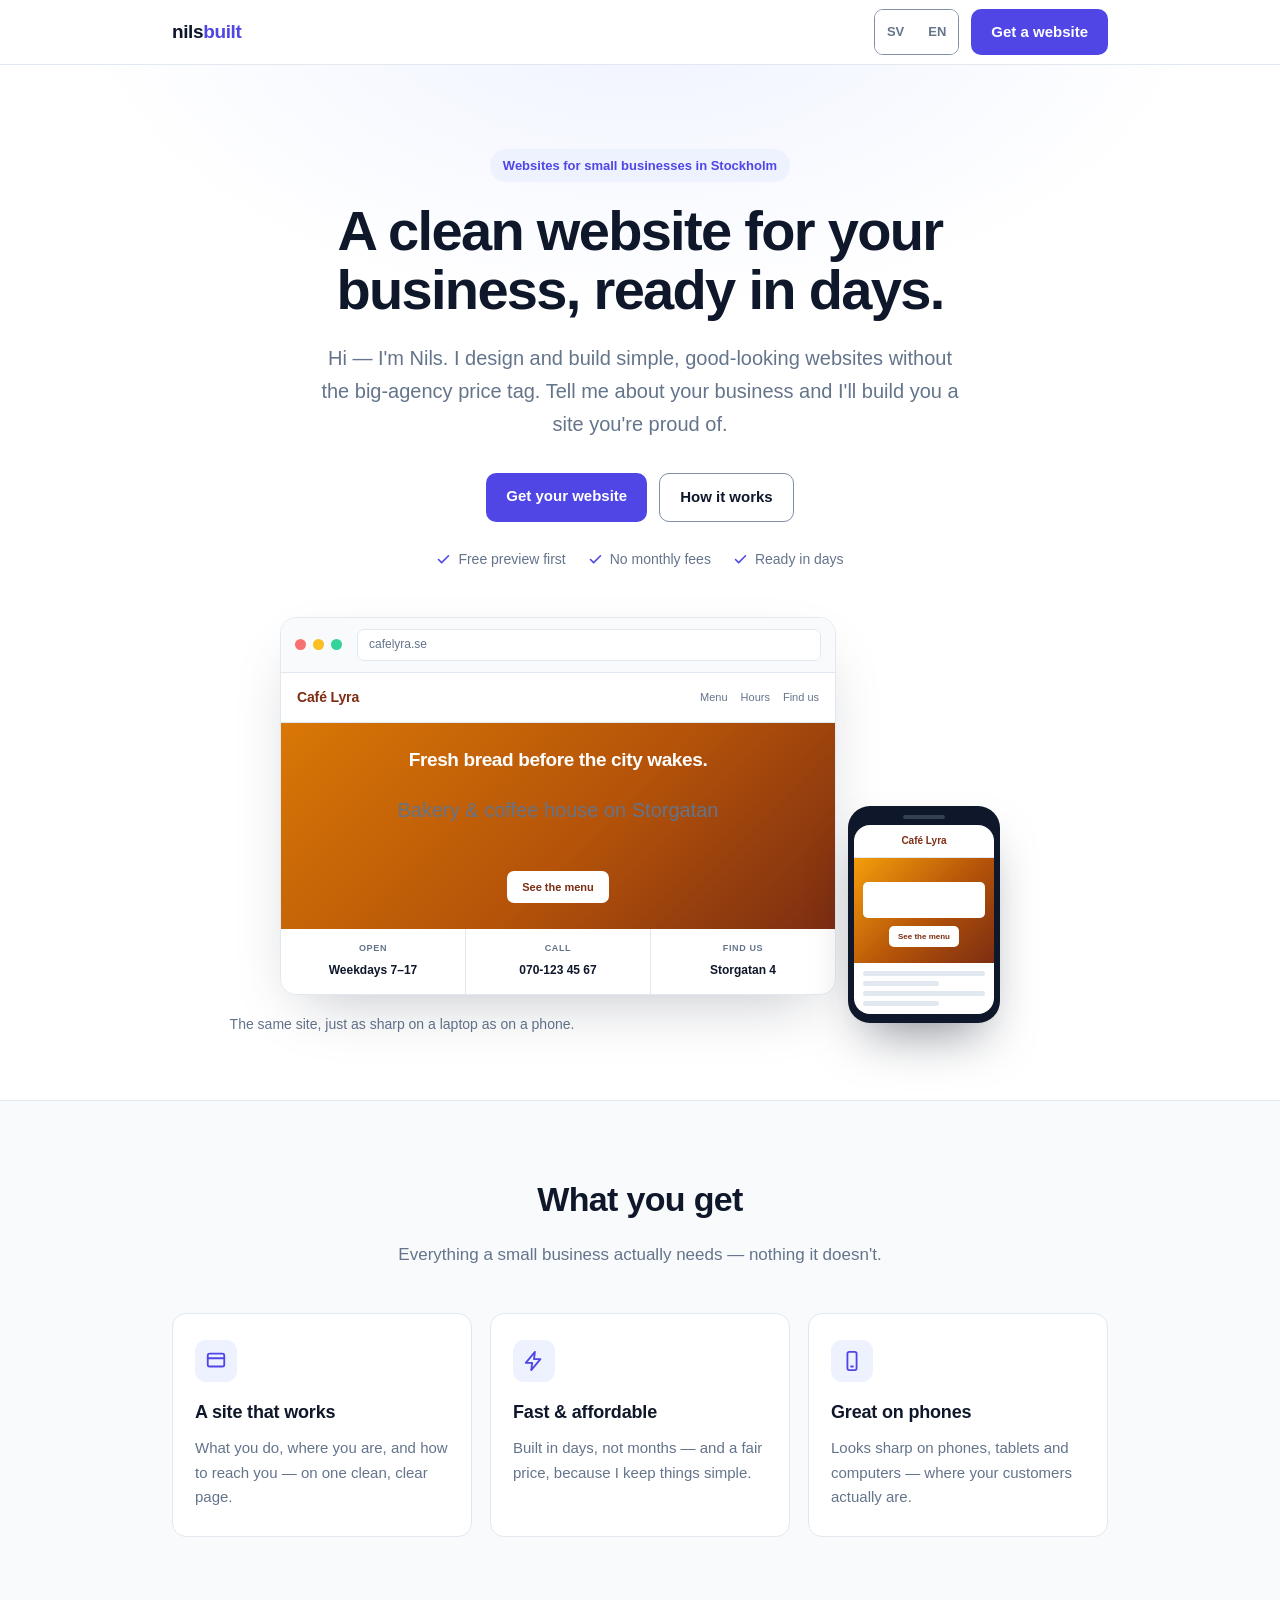
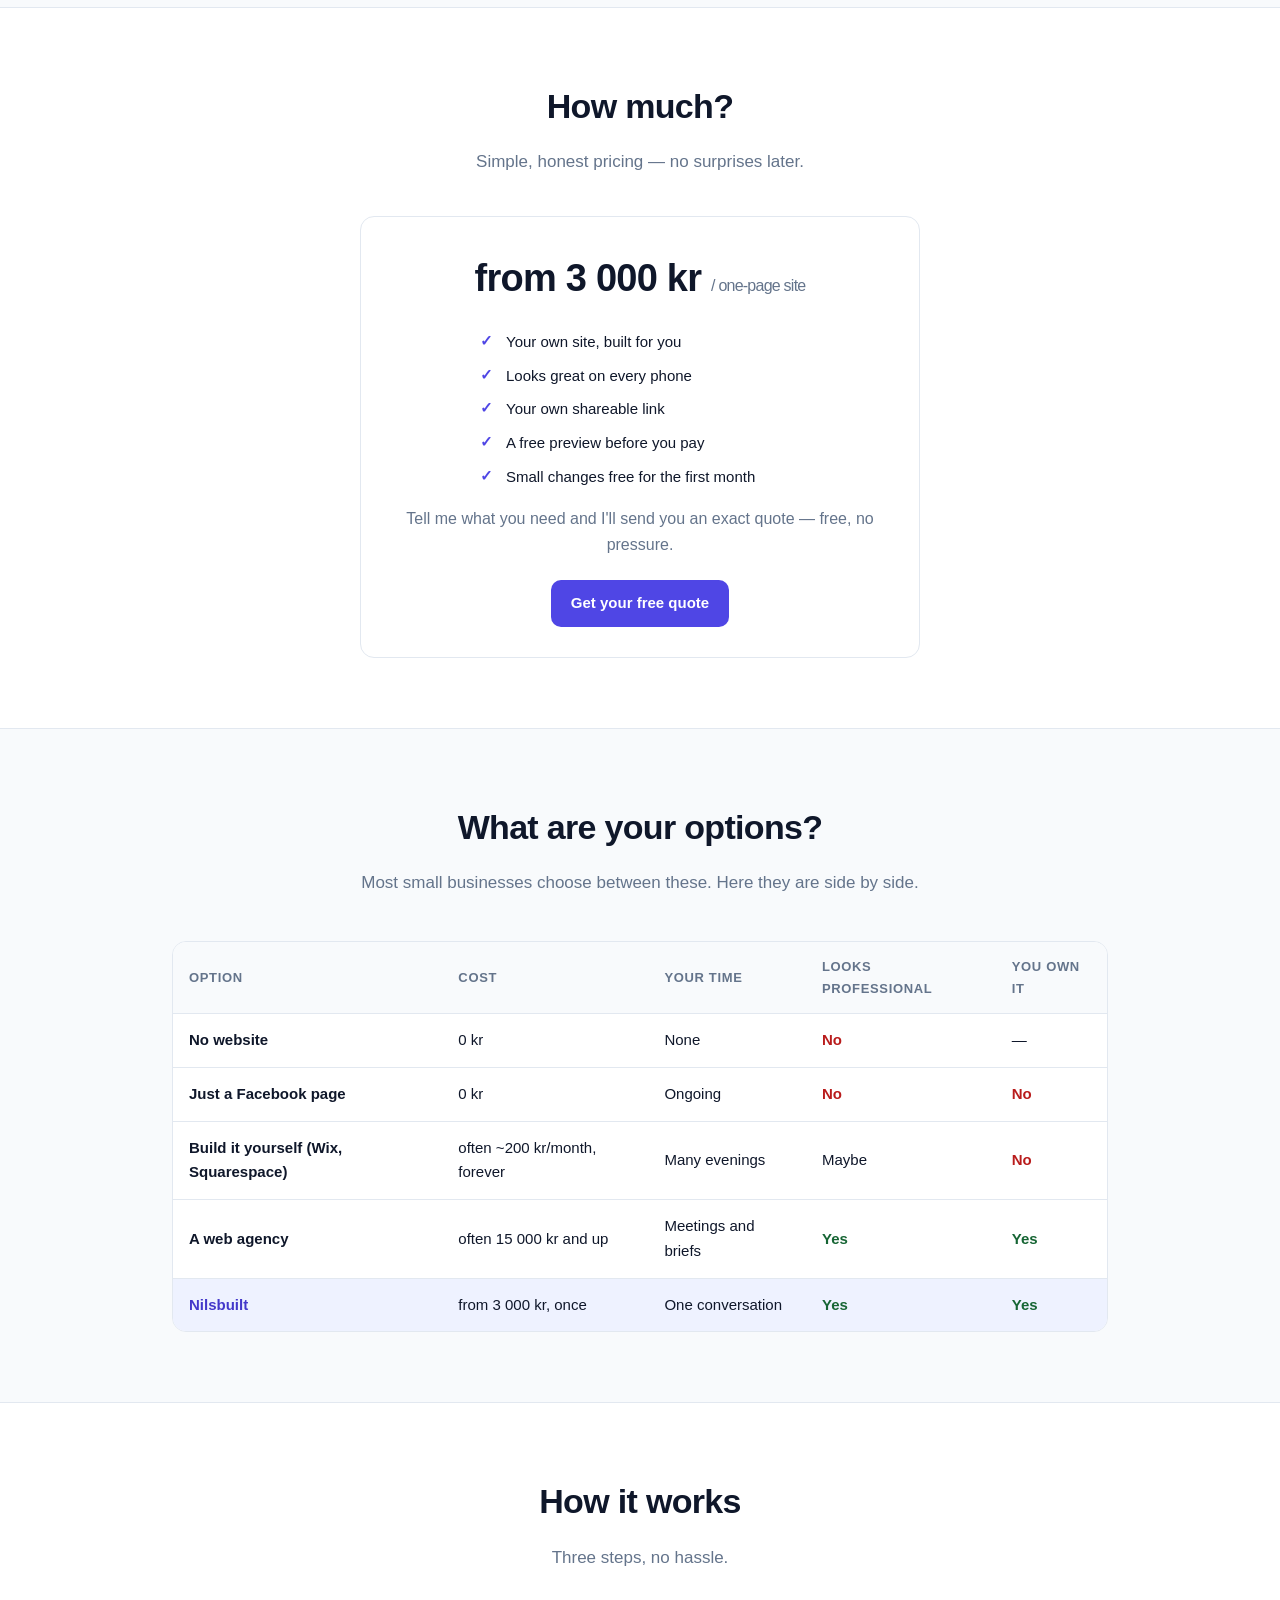
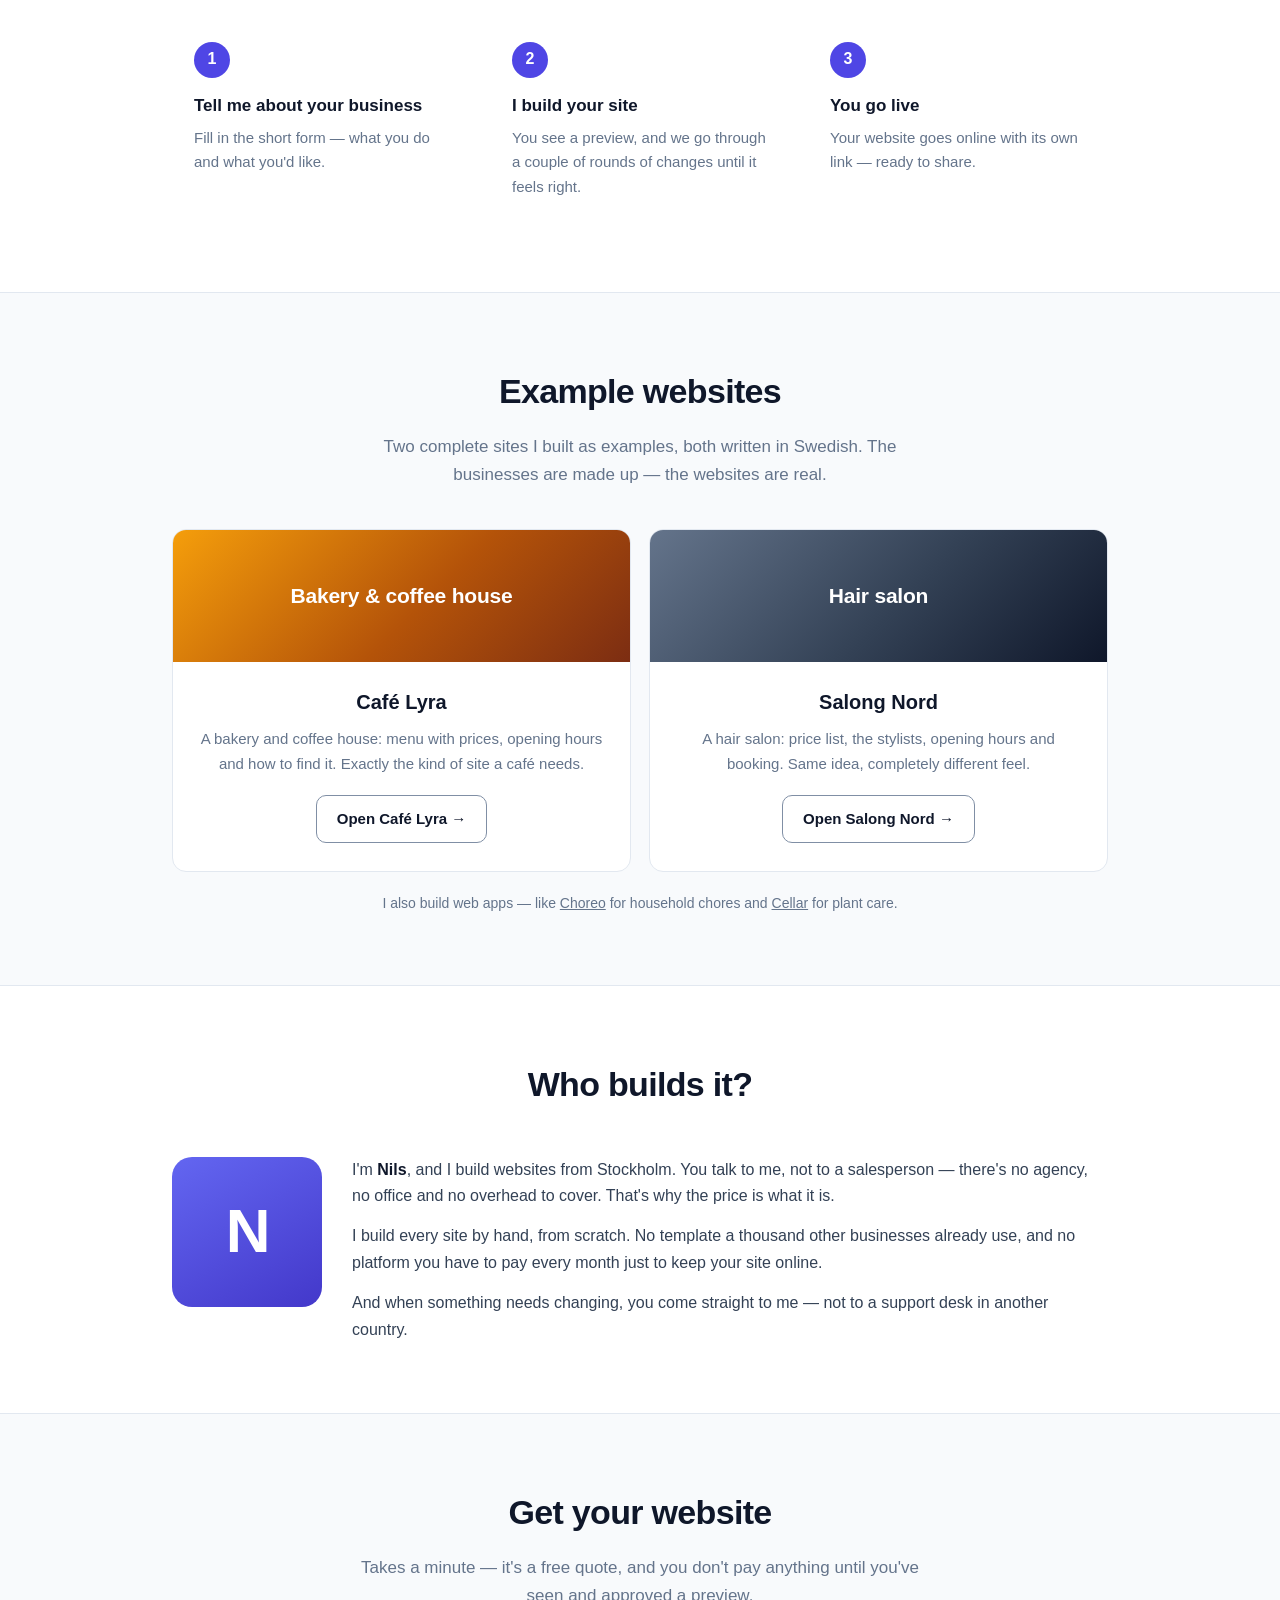
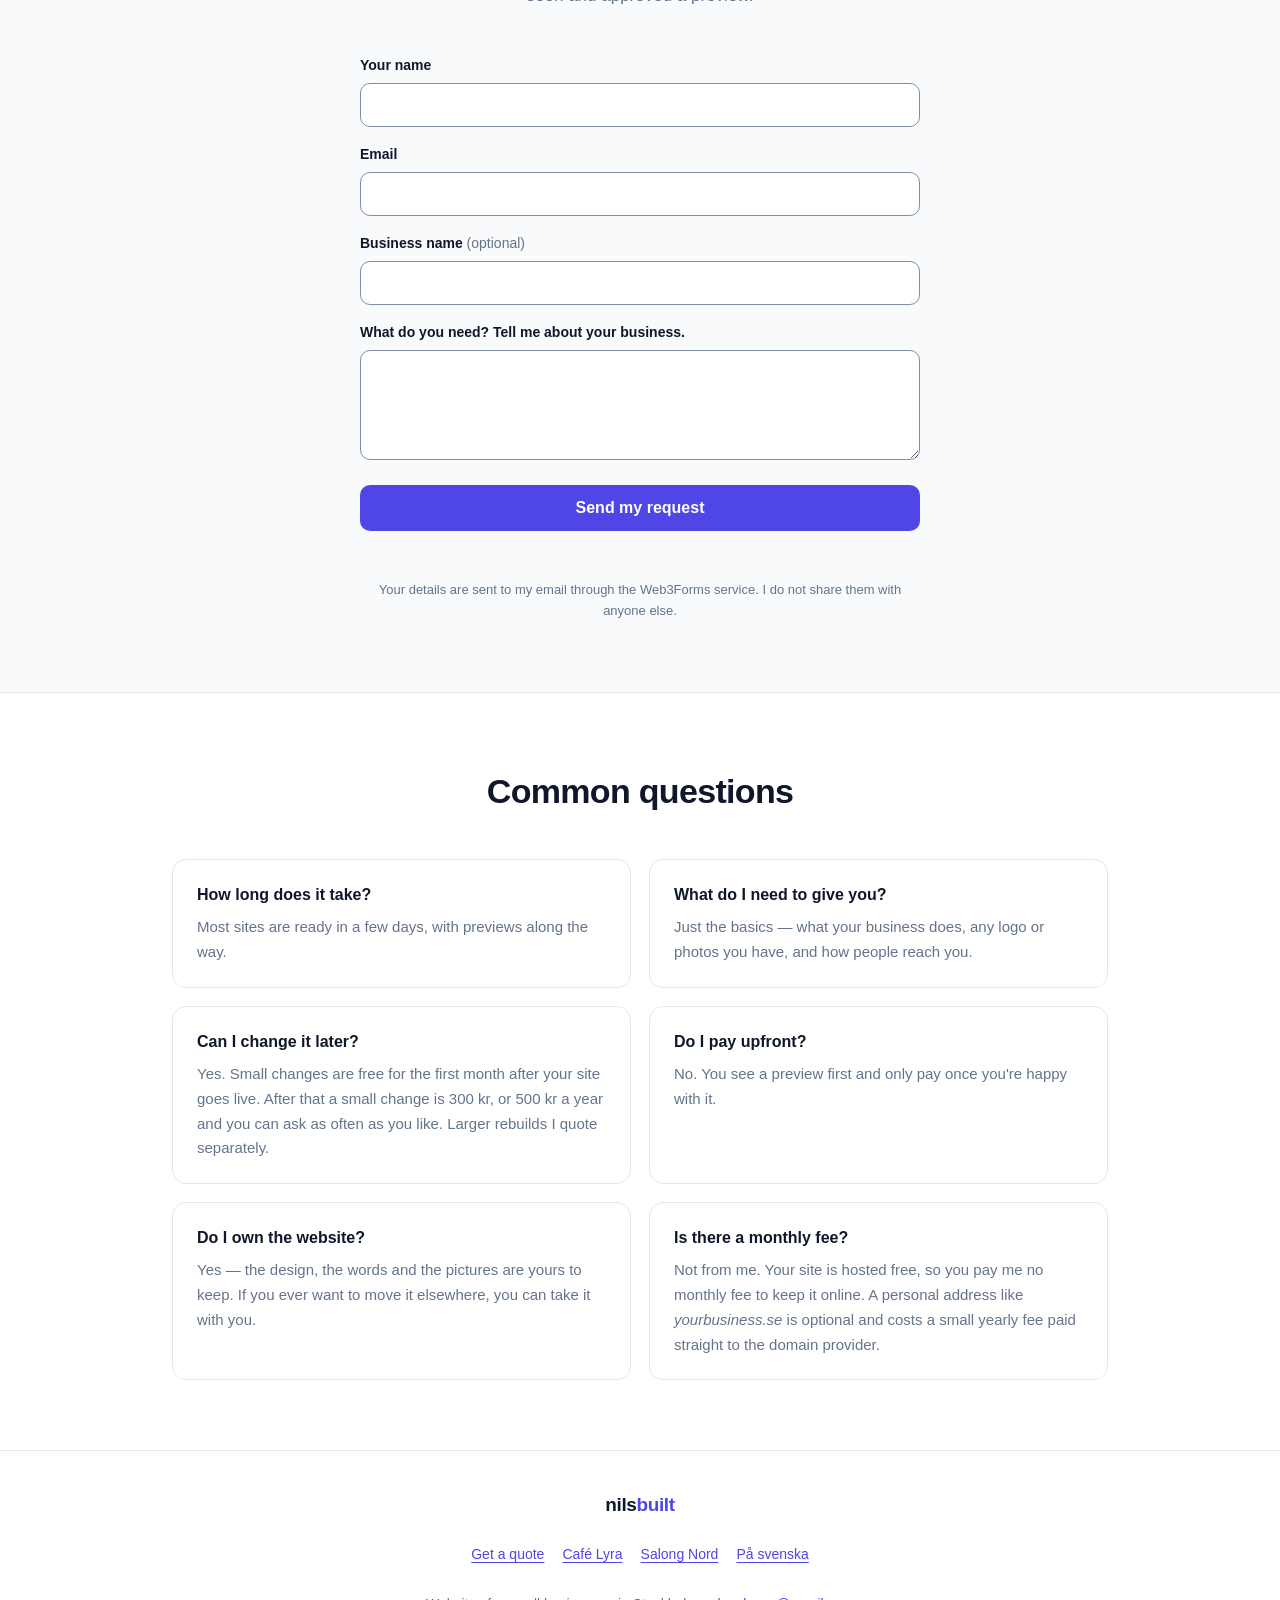
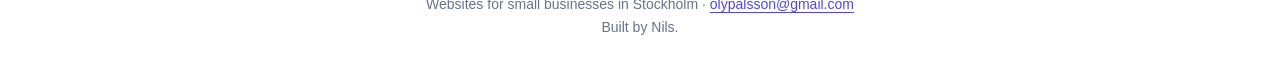
<file: en.html>
<!DOCTYPE html>
<html lang="en">
<head>
  <meta charset="UTF-8" />
  <meta name="viewport" content="width=device-width, initial-scale=1.0" />
  <meta name="color-scheme" content="light" />
  <meta name="description" content="Nilsbuilt builds simple, good-looking one-page websites for small businesses in Stockholm — fast, affordable and with no monthly fees." />
  <meta property="og:title" content="Nilsbuilt — websites for small businesses in Stockholm" />
  <meta property="og:description" content="Simple, good-looking websites for small businesses. From 3 000 kr, ready in days, no monthly fees." />
  <meta property="og:type" content="website" />
  <meta property="og:url" content="https://olyhelpschoreo.github.io/nilsbuilt/en.html" />
  <meta property="og:image" content="https://olyhelpschoreo.github.io/nilsbuilt/og.png" />
  <meta property="og:locale" content="en_GB" />
  <meta name="twitter:card" content="summary_large_image" />
  <link rel="alternate" hreflang="sv" href="https://olyhelpschoreo.github.io/nilsbuilt/" />
  <link rel="alternate" hreflang="en" href="https://olyhelpschoreo.github.io/nilsbuilt/en.html" />
  <link rel="icon" href="data:image/svg+xml,%3Csvg xmlns='http://www.w3.org/2000/svg' viewBox='0 0 100 100'%3E%3Crect width='100' height='100' rx='22' fill='%234f46e5'/%3E%3Ctext x='50' y='73' font-size='64' font-family='Arial' font-weight='bold' fill='white' text-anchor='middle'%3EN%3C/text%3E%3C/svg%3E" />
  <title>Nilsbuilt — websites for small businesses in Stockholm</title>
  <link rel="stylesheet" href="styles.css" />
  <script>document.documentElement.classList.add('js');</script>
</head>
<body>
  <a class="skip" href="#main">Skip to content</a>
  <header>
    <div class="wrap nav">
      <a href="en.html" class="brand">nils<span>built</span></a>
      <div class="nav-right">
        <nav class="langsw" aria-label="Language">
          <a href="./" lang="sv">SV</a>
          <a href="en.html" aria-current="page" lang="en">EN</a>
        </nav>
        <a href="#signup" class="btn">Get a website</a>
      </div>
    </div>
  </header>

  <main id="main">
    <section class="hero">
      <div class="wrap">
        <span class="eyebrow">Websites for small businesses in Stockholm</span>
        <h1>A clean website for your business, ready in days.</h1>
        <p>Hi — I'm Nils. I design and build simple, good-looking websites without the big-agency price tag. Tell me about your business and I'll build you a site you're proud of.</p>
        <div class="hero-actions">
          <a href="#signup" class="btn">Get your website</a>
          <a href="#how" class="btn ghost">How it works</a>
        </div>

        <ul class="trust" role="list">
          <li><svg aria-hidden="true" focusable="false" width="15" height="15" viewBox="0 0 24 24" fill="none" stroke="currentColor" stroke-width="2.5" stroke-linecap="round" stroke-linejoin="round"><path d="M20 6 9 17l-5-5"/></svg>Free preview first</li>
          <li><svg aria-hidden="true" focusable="false" width="15" height="15" viewBox="0 0 24 24" fill="none" stroke="currentColor" stroke-width="2.5" stroke-linecap="round" stroke-linejoin="round"><path d="M20 6 9 17l-5-5"/></svg>No monthly fees</li>
          <li><svg aria-hidden="true" focusable="false" width="15" height="15" viewBox="0 0 24 24" fill="none" stroke="currentColor" stroke-width="2.5" stroke-linecap="round" stroke-linejoin="round"><path d="M20 6 9 17l-5-5"/></svg>Ready in days</li>
        </ul>

        <div class="mock-stage">
          <div class="mockup" aria-hidden="true">
            <div class="bar">
              <span class="dot" style="background:#f87171"></span>
              <span class="dot" style="background:#fbbf24"></span>
              <span class="dot" style="background:#34d399"></span>
              <span class="url">cafelyra.se</span>
            </div>
            <div class="screen flush">
              <div class="mini-nav">
                <span class="mini-brand">Café Lyra</span>
                <span class="mini-links"><span>Menu</span><span>Hours</span><span>Find us</span></span>
              </div>
              <div class="mini-photo">
                <span class="mock-h4">Fresh bread before the city wakes.</span>
                <p>Bakery &amp; coffee house on Storgatan</p>
                <span class="mini-cta">See the menu</span>
              </div>
              <div class="mini-info">
                <div><strong>Open</strong><span>Weekdays 7–17</span></div>
                <div><strong>Call</strong><span>070-123 45 67</span></div>
                <div><strong>Find us</strong><span>Storgatan 4</span></div>
              </div>
            </div>
          </div>
          <div class="phone" aria-hidden="true">
            <div class="notch"></div>
            <div class="pscreen">
              <div class="pnav">Café Lyra</div>
              <div class="pphoto">
                <span class="mock-h5">Fresh bread before the city wakes.</span>
                <span>See the menu</span>
              </div>
              <div class="pinfo"><i></i><i class="s"></i><i></i><i class="s"></i></div>
            </div>
          </div>
        </div>
        <p class="mockup-caption">The same site, just as sharp on a laptop as on a phone.</p>
      </div>
    </section>

    <section class="band section">
      <div class="wrap">
        <h2 class="reveal">What you get</h2>
        <p class="lead reveal">Everything a small business actually needs — nothing it doesn't.</p>
        <div class="grid">
          <div class="card reveal">
            <div class="ico">
              <svg aria-hidden="true" focusable="false" width="22" height="22" viewBox="0 0 24 24" fill="none" stroke="currentColor" stroke-width="2" stroke-linecap="round" stroke-linejoin="round"><rect x="3" y="4" width="18" height="14" rx="2"/><path d="M3 9h18"/></svg>
            </div>
            <h3>A site that works</h3>
            <p>What you do, where you are, and how to reach you — on one clean, clear page.</p>
          </div>
          <div class="card reveal">
            <div class="ico">
              <svg aria-hidden="true" focusable="false" width="22" height="22" viewBox="0 0 24 24" fill="none" stroke="currentColor" stroke-width="2" stroke-linecap="round" stroke-linejoin="round"><path d="M13 2 3 14h7l-1 8 10-12h-7z"/></svg>
            </div>
            <h3>Fast &amp; affordable</h3>
            <p>Built in days, not months — and a fair price, because I keep things simple.</p>
          </div>
          <div class="card reveal">
            <div class="ico">
              <svg aria-hidden="true" focusable="false" width="22" height="22" viewBox="0 0 24 24" fill="none" stroke="currentColor" stroke-width="2" stroke-linecap="round" stroke-linejoin="round"><rect x="7" y="2" width="10" height="20" rx="2"/><path d="M11 18h2"/></svg>
            </div>
            <h3>Great on phones</h3>
            <p>Looks sharp on phones, tablets and computers — where your customers actually are.</p>
          </div>
        </div>
      </div>
    </section>

    <section class="section">
      <div class="wrap">
        <h2 class="reveal">How much?</h2>
        <p class="lead reveal">Simple, honest pricing — no surprises later.</p>
        <div class="price-box reveal">
          <div class="amount">from 3&nbsp;000 kr <small>/ one-page site</small></div>
          <ul class="includes" role="list">
            <li>Your own site, built for you</li>
            <li>Looks great on every phone</li>
            <li>Your own shareable link</li>
            <li>A free preview before you pay</li>
            <li>Small changes free for the first month</li>
          </ul>
          <p style="color: var(--muted); margin-top: 16px;">Tell me what you need and I'll send you an exact quote — free, no pressure.</p>
          <a href="#signup" class="btn" style="margin-top: 22px;">Get your free quote</a>
        </div>
      </div>
    </section>

    <section class="band section">
      <div class="wrap">
        <h2 class="reveal">What are your options?</h2>
        <p class="lead reveal">Most small businesses choose between these. Here they are side by side.</p>
        <div class="compare-wrap reveal">
          <table class="compare" role="table">
            <caption class="sr-only">Comparison of ways to get a website</caption>
            <thead>
              <tr role="row">
                <th role="columnheader" scope="col">Option</th>
                <th role="columnheader" scope="col">Cost</th>
                <th role="columnheader" scope="col">Your time</th>
                <th role="columnheader" scope="col">Looks professional</th>
                <th role="columnheader" scope="col">You own it</th>
              </tr>
            </thead>
            <tbody>
              <tr role="row">
                <th role="rowheader" scope="row">No website</th>
                <td role="cell" data-label="Cost">0 kr</td>
                <td role="cell" data-label="Your time">None</td>
                <td role="cell" data-label="Looks professional"><span class="no">No</span></td>
                <td role="cell" data-label="You own it">—</td>
              </tr>
              <tr role="row">
                <th role="rowheader" scope="row">Just a Facebook page</th>
                <td role="cell" data-label="Cost">0 kr</td>
                <td role="cell" data-label="Your time">Ongoing</td>
                <td role="cell" data-label="Looks professional"><span class="no">No</span></td>
                <td role="cell" data-label="You own it"><span class="no">No</span></td>
              </tr>
              <tr role="row">
                <th role="rowheader" scope="row">Build it yourself (Wix, Squarespace)</th>
                <td role="cell" data-label="Cost">often ~200 kr/month, forever</td>
                <td role="cell" data-label="Your time">Many evenings</td>
                <td role="cell" data-label="Looks professional">Maybe</td>
                <td role="cell" data-label="You own it"><span class="no">No</span></td>
              </tr>
              <tr role="row">
                <th role="rowheader" scope="row">A web agency</th>
                <td role="cell" data-label="Cost">often 15 000 kr and up</td>
                <td role="cell" data-label="Your time">Meetings and briefs</td>
                <td role="cell" data-label="Looks professional"><span class="yes">Yes</span></td>
                <td role="cell" data-label="You own it"><span class="yes">Yes</span></td>
              </tr>
              <tr role="row" class="mine">
                <th role="rowheader" scope="row">Nilsbuilt</th>
                <td role="cell" data-label="Cost">from 3 000 kr, once</td>
                <td role="cell" data-label="Your time">One conversation</td>
                <td role="cell" data-label="Looks professional"><span class="yes">Yes</span></td>
                <td role="cell" data-label="You own it"><span class="yes">Yes</span></td>
              </tr>
            </tbody>
          </table>
        </div>
      </div>
    </section>

    <section class="section" id="how">
      <div class="wrap">
        <h2 class="reveal">How it works</h2>
        <p class="lead reveal">Three steps, no hassle.</p>
        <div class="steps">
          <div class="step reveal">
            <h3>Tell me about your business</h3>
            <p>Fill in the short form — what you do and what you'd like.</p>
          </div>
          <div class="step reveal">
            <h3>I build your site</h3>
            <p>You see a preview, and we go through a couple of rounds of changes until it feels right.</p>
          </div>
          <div class="step reveal">
            <h3>You go live</h3>
            <p>Your website goes online with its own link — ready to share.</p>
          </div>
        </div>
      </div>
    </section>

    <section class="band section">
      <div class="wrap">
        <h2 class="reveal">Example websites</h2>
        <p class="lead reveal">Two complete sites I built as examples, both written in Swedish. The businesses are made up — the websites are real.</p>
        <div class="work-grid">
          <div class="work-card reveal">
            <div class="work-thumb cafe" aria-hidden="true">Bakery &amp; coffee house</div>
            <div class="work-body">
              <h3>Café Lyra</h3>
              <p>A bakery and coffee house: menu with prices, opening hours and how to find it. Exactly the kind of site a café needs.</p>
              <a href="demo/cafe-lyra/" class="btn ghost">Open Café Lyra →</a>
            </div>
          </div>
          <div class="work-card reveal">
            <div class="work-thumb salon" aria-hidden="true">Hair salon</div>
            <div class="work-body">
              <h3>Salong Nord</h3>
              <p>A hair salon: price list, the stylists, opening hours and booking. Same idea, completely different feel.</p>
              <a href="demo/salong-nord/" class="btn ghost">Open Salong Nord →</a>
            </div>
          </div>
        </div>
        <p class="work-note reveal">I also build web apps — like <a href="https://choreo-silk.vercel.app" target="_blank" rel="noopener">Choreo</a> for household chores and <a href="https://olyhelpschoreo.github.io/cellar/" target="_blank" rel="noopener">Cellar</a> for plant care.</p>
      </div>
    </section>

    <section class="section">
      <div class="wrap">
        <h2 class="reveal">Who builds it?</h2>
        <div class="about reveal">
          <div class="about-mark" aria-hidden="true">N</div>
          <div class="about-body">
            <p>I'm <strong>Nils</strong>, and I build websites from Stockholm. You talk to me, not to a salesperson — there's no agency, no office and no overhead to cover. That's why the price is what it is.</p>
            <p>I build every site by hand, from scratch. No template a thousand other businesses already use, and no platform you have to pay every month just to keep your site online.</p>
            <p>And when something needs changing, you come straight to me — not to a support desk in another country.</p>
          </div>
        </div>
      </div>
    </section>

    <section class="band section" id="signup">
      <div class="wrap">
        <h2 class="reveal">Get your website</h2>
        <p class="lead reveal">Takes a minute — it's a free quote, and you don't pay anything until you've seen and approved a preview.</p>
        <form class="signup" id="signup-form">
          <!-- Web3Forms public access key — safe in client-side code; it can only deliver mail to the account owner. -->
          <input type="hidden" name="access_key" value="c4a0a13f-0577-48ca-911d-5884ea23847b" />
          <input type="hidden" name="subject" value="New website request" />
          <input type="checkbox" name="botcheck" style="display:none" tabindex="-1" autocomplete="off" />

          <div class="field">
            <label for="name">Your name</label>
            <input id="name" name="name" type="text" autocomplete="name" required />
          </div>
          <div class="field">
            <label for="email">Email</label>
            <input id="email" name="email" type="email" autocomplete="email" required />
          </div>
          <div class="field">
            <label for="business">Business name <span style="color:var(--muted);font-weight:500">(optional)</span></label>
            <input id="business" name="business" type="text" autocomplete="organization" />
          </div>
          <div class="field">
            <label for="message">What do you need? Tell me about your business.</label>
            <textarea id="message" name="message" required></textarea>
          </div>
          <button type="submit" class="btn">Send my request</button>
          <p id="form-status" role="status" aria-live="polite"></p>
          <p style="color: var(--muted); font-size: 13px; margin-top: 12px; text-align: center;">Your details are sent to my email through the Web3Forms service. I do not share them with anyone else.</p>
        </form>
      </div>
    </section>

    <section class="section">
      <div class="wrap">
        <h2 class="reveal">Common questions</h2>
        <div class="faq">
          <div class="qa reveal">
            <h3>How long does it take?</h3>
            <p>Most sites are ready in a few days, with previews along the way.</p>
          </div>
          <div class="qa reveal">
            <h3>What do I need to give you?</h3>
            <p>Just the basics — what your business does, any logo or photos you have, and how people reach you.</p>
          </div>
          <div class="qa reveal">
            <h3>Can I change it later?</h3>
            <p>Yes. Small changes are free for the first month after your site goes live. After that a small change is 300 kr, or 500 kr a year and you can ask as often as you like. Larger rebuilds I quote separately.</p>
          </div>
          <div class="qa reveal">
            <h3>Do I pay upfront?</h3>
            <p>No. You see a preview first and only pay once you're happy with it.</p>
          </div>
          <div class="qa reveal">
            <h3>Do I own the website?</h3>
            <p>Yes — the design, the words and the pictures are yours to keep. If you ever want to move it elsewhere, you can take it with you.</p>
          </div>
          <div class="qa reveal">
            <h3>Is there a monthly fee?</h3>
            <p>Not from me. Your site is hosted free, so you pay me no monthly fee to keep it online. A personal address like <em>yourbusiness.se</em> is optional and costs a small yearly fee paid straight to the domain provider.</p>
          </div>
        </div>
      </div>
    </section>
  </main>

  <footer>
    <div class="wrap">
      <div class="fbrand">nils<span>built</span></div>
      <div class="flinks">
        <a href="#signup">Get a quote</a>
        <a href="demo/cafe-lyra/">Café Lyra</a>
        <a href="demo/salong-nord/">Salong Nord</a>
        <a href="./" lang="sv">På svenska</a>
      </div>
      <div class="fmeta">
        Websites for small businesses in Stockholm · <a href="mailto:olypalsson@gmail.com">olypalsson@gmail.com</a><br />
        Built by Nils.
      </div>
    </div>
  </footer>

  <div class="stickybar" id="stickybar" role="region" aria-label="Quick quote">
    <div class="sp">from 3&nbsp;000 kr<small>Free quote, no monthly fees</small></div>
    <a href="#signup" class="btn">Get a quote</a>
  </div>

  <script>
    const form = document.getElementById("signup-form");
    const statusEl = document.getElementById("form-status");
    const FALLBACK_EMAIL = "olypalsson@gmail.com";
    let submitting = false;

    form.addEventListener("submit", async (e) => {
      e.preventDefault();
      const btn = form.querySelector('button[type="submit"]');
      // A flag rather than btn.disabled: disabling the button you just pressed
      // throws keyboard focus to <body> in the middle of submitting.
      if (submitting) return;
      submitting = true;
      btn.setAttribute("aria-disabled", "true");
      statusEl.style.color = "#64748b";
      statusEl.textContent = "Sending…";
      const data = Object.fromEntries(new FormData(form));
      try {
        const res = await fetch("https://api.web3forms.com/submit", {
          method: "POST",
          headers: { "Content-Type": "application/json", Accept: "application/json" },
          body: JSON.stringify(data),
        });
        let json = null;
        try {
          json = await res.json();
        } catch {
          // non-JSON response (e.g. a server error page) — treat as a failed submit
        }
        if (res.ok && json && json.success) {
          statusEl.setAttribute("role", "status");
          form.reset();
          statusEl.style.color = "#15803d";
          statusEl.textContent = "Thanks! Your request is in — I'll be in touch soon.";
        } else {
          statusEl.setAttribute("role", "alert");
          statusEl.style.color = "#b91c1c";
          statusEl.textContent = "Something went wrong. Email me directly: " + FALLBACK_EMAIL;
        }
      } catch {
        statusEl.setAttribute("role", "alert");
          statusEl.style.color = "#b91c1c";
        statusEl.textContent = "Something went wrong. Email me directly: " + FALLBACK_EMAIL;
      } finally {
        submitting = false;
        btn.removeAttribute("aria-disabled");
      }
    });

    // Gentle fade-in as sections scroll into view.
    const reduceMotion = window.matchMedia("(prefers-reduced-motion: reduce)").matches;
    const revealables = document.querySelectorAll(".reveal");
    if (reduceMotion || !("IntersectionObserver" in window)) {
      revealables.forEach((el) => el.classList.add("in"));
    } else {
      const io = new IntersectionObserver((entries) => {
        entries.forEach((entry) => {
          if (entry.isIntersecting) {
            entry.target.classList.add("in");
            io.unobserve(entry.target);
          }
        });
      }, { rootMargin: "0px 0px -8% 0px", threshold: 0.08 });
      revealables.forEach((el) => io.observe(el));
      // Belt and braces: if the observer never delivers, show everything anyway
      // rather than leave the page blank below the hero.
      setTimeout(() => revealables.forEach((el) => el.classList.add("in")), 1500);
    }

    // Hide the fixed mobile bar while the form is on screen so it can't cover the submit button.
    const bar = document.getElementById("stickybar");
    const signup = document.getElementById("signup");
    if ("IntersectionObserver" in window) {
      new IntersectionObserver(
        (entries) => entries.forEach((en) => bar.classList.toggle("hide", en.isIntersecting)),
        { threshold: 0 }
      ).observe(signup);
    }
  </script>
</body>
</html>
</file>
<file: styles.css>
/* Nilsbuilt — shared styles for the Swedish (index.html) and English (en.html) pages. */

:root {
  --ink: #0f172a;
  --muted: #64748b;
  --accent: #4f46e5;
  --accent-dark: #4338ca;
  --line: #e2e8f0;
  --line-strong: #808fa5; /* control borders — 3.3:1 on white, unlike --line at 1.2:1 */
  --surface: #f8fafc;
  --radius: 14px;
}
* { box-sizing: border-box; margin: 0; padding: 0; }
html { scroll-behavior: smooth; color-scheme: light; background: #ffffff; }
body {
  font-family: -apple-system, BlinkMacSystemFont, "Segoe UI", Roboto, Helvetica, Arial, sans-serif;
  background: #ffffff;
  color: var(--ink);
  line-height: 1.65;
  -webkit-font-smoothing: antialiased;
}
.wrap { max-width: 980px; margin: 0 auto; padding: 0 22px; }
/* Visible to screen readers only — used for the comparison table caption. */
.sr-only { position: absolute; width: 1px; height: 1px; overflow: hidden; clip: rect(0 0 0 0); white-space: nowrap; }
a { color: inherit; }

.skip { position: absolute; left: -9999px; top: 0; z-index: 60; }
.skip:focus { left: 12px; top: 12px; background: var(--ink); color: #fff; padding: 10px 16px; border-radius: 8px; text-decoration: none; }

header {
  position: sticky; top: 0; z-index: 30;
  background: rgba(255,255,255,0.85);
  -webkit-backdrop-filter: blur(8px); backdrop-filter: blur(8px);
  border-bottom: 1px solid var(--line);
}
.nav { display: flex; align-items: center; justify-content: space-between; gap: 14px; height: 64px; }
.brand { font-weight: 800; font-size: 19px; letter-spacing: -0.02em; text-decoration: none; }
.brand span { color: var(--accent); }
.nav-right { display: flex; align-items: center; gap: 12px; }

.btn {
  display: inline-block; min-height: 44px; background: var(--accent); color: #fff; text-decoration: none;
  font-weight: 600; padding: 11px 20px; border-radius: 10px; border: none; cursor: pointer;
  font-size: 15px; transition: background .15s ease;
}
.btn:hover { background: var(--accent-dark); }
.btn.ghost { background: transparent; color: var(--ink); border: 1px solid var(--line-strong); }
.btn.ghost:hover { background: var(--surface); }
a:focus-visible, button:focus-visible { outline: 2px solid var(--ink); outline-offset: 2px; }

/* language switch */
.langsw { display: flex; border: 1px solid var(--line-strong); border-radius: 9px; font-size: 13px; font-weight: 700; }
.langsw a { display: inline-flex; align-items: center; min-height: 44px; padding: 6px 12px; text-decoration: none; color: var(--muted); background: #fff; }
.langsw a:first-child { border-radius: 8px 0 0 8px; }
.langsw a:last-child { border-radius: 0 8px 8px 0; }
.langsw a:focus-visible { outline: 2px solid var(--accent); outline-offset: -2px; box-shadow: inset 0 0 0 4px #fff; }
.langsw a[aria-current="true"] { background: var(--ink); color: #fff; }
.langsw a:not([aria-current="true"]):hover { background: var(--surface); color: var(--ink); }

.hero {
  padding: 84px 0 64px; text-align: center;
  background: radial-gradient(72% 52% at 50% -8%, #eef2ff 0%, rgba(255,255,255,0) 62%);
}
.hero h1 { font-size: clamp(34px, 6vw, 56px); line-height: 1.05; letter-spacing: -0.03em; text-wrap: balance; }
/* Only the hero lead — .trust and .mockup-caption are also <p> in here and set their own type. */
.hero p:not([class]) { font-size: clamp(17px, 2.5vw, 20px); color: var(--muted); max-width: 640px; margin: 22px auto 32px; }
.hero-actions { display: flex; gap: 12px; justify-content: center; flex-wrap: wrap; }
.eyebrow {
  display: inline-block; font-size: 13px; font-weight: 600; color: var(--accent);
  background: #eef2ff; padding: 6px 13px; border-radius: 999px; margin-bottom: 20px;
}

section.band { background: var(--surface); border-top: 1px solid var(--line); border-bottom: 1px solid var(--line); }
.section { padding: 70px 0; scroll-margin-top: 84px; }
.section h2 { font-size: clamp(26px, 4vw, 34px); letter-spacing: -0.02em; text-align: center; }
.section .lead { text-align: center; color: var(--muted); max-width: 580px; margin: 14px auto 0; font-size: 17px; }

.grid { display: grid; grid-template-columns: repeat(3, 1fr); gap: 18px; margin-top: 44px; }
.card { background: #fff; border: 1px solid var(--line); border-radius: var(--radius); padding: 26px 22px; }
.card .ico {
  width: 42px; height: 42px; border-radius: 11px; background: #eef2ff; color: var(--accent);
  display: flex; align-items: center; justify-content: center; margin-bottom: 16px;
}
.card h3 { font-size: 18px; letter-spacing: -0.01em; }
.card p { color: var(--muted); margin-top: 8px; font-size: 15px; }

.steps { counter-reset: step; display: grid; grid-template-columns: repeat(3, 1fr); gap: 18px; margin-top: 44px; }
.step { position: relative; padding: 26px 22px 22px; }
.step::before {
  counter-increment: step; content: counter(step);
  display: flex; align-items: center; justify-content: center;
  width: 36px; height: 36px; border-radius: 50%; background: var(--accent); color: #fff;
  font-weight: 700; font-size: 16px; margin-bottom: 14px;
}
.step h3 { font-size: 17px; }
.step p { color: var(--muted); margin-top: 6px; font-size: 15px; }

.price-box { max-width: 560px; margin: 40px auto 0; background: #fff; border: 1px solid var(--line); border-radius: var(--radius); padding: 30px; text-align: center; }
.price-box .amount { font-size: 38px; font-weight: 800; letter-spacing: -0.02em; }
.price-box .amount small { font-size: 16px; color: var(--muted); font-weight: 500; }

.signup { max-width: 560px; margin: 44px auto 0; }
.field { margin-bottom: 16px; text-align: left; }
.field label { display: block; font-size: 14px; font-weight: 600; margin-bottom: 6px; }
.field input, .field textarea {
  width: 100%; padding: 12px 14px; font-size: 16px; font-family: inherit;
  border: 1px solid var(--line-strong); border-radius: 10px; background: #fff; color: var(--ink);
}
.field input:focus, .field textarea:focus { outline: 2px solid var(--accent); border-color: transparent; }
.field textarea { min-height: 110px; resize: vertical; }
.signup .btn { width: 100%; font-size: 16px; padding: 14px; }
#form-status { text-align: center; margin-top: 14px; font-weight: 600; min-height: 22px; }

footer { border-top: 1px solid var(--line); padding: 38px 0; text-align: center; color: var(--muted); font-size: 14px; }
footer a { color: var(--accent); text-decoration: underline; text-underline-offset: 3px; }
footer .fbrand { font-size: 19px; font-weight: 800; color: var(--ink); letter-spacing: -0.02em; }
footer .fbrand span { color: var(--accent); }
footer .flinks { margin-top: 12px; display: flex; gap: 6px 18px; justify-content: center; flex-wrap: wrap; }
footer .flinks a { display: inline-flex; align-items: center; min-height: 44px; }
footer .fmeta { margin-top: 16px; }

/* ---------- hero mockups ---------- */
.mock-stage { position: relative; max-width: 620px; margin: 46px auto 0; }
.mockup { border: 1px solid var(--line); border-radius: 16px; overflow: hidden; background: #fff; box-shadow: 0 24px 60px -24px rgba(15,23,42,0.28); text-align: left; }
.mockup .bar { display: flex; align-items: center; gap: 7px; padding: 11px 14px; background: var(--surface); border-bottom: 1px solid var(--line); }
.mockup .bar .dot { width: 11px; height: 11px; border-radius: 50%; }
.mockup .bar .url { flex: 1; margin-left: 8px; background: #fff; border: 1px solid var(--line); border-radius: 7px; font-size: 12px; color: var(--muted); padding: 5px 11px; }
.mockup .screen.flush { padding: 0; }
.mockup-caption { text-align: center; color: var(--muted); font-size: 14px; margin: 18px auto 0; max-width: 560px; }

/* the sample small-business site shown inside the browser mockup */
.mini-nav { display: flex; align-items: center; justify-content: space-between; padding: 13px 16px; border-bottom: 1px solid var(--line); }
.mini-brand { font-size: 14px; font-weight: 800; letter-spacing: -0.01em; color: #7c2d12; }
.mini-links { display: flex; gap: 13px; font-size: 11px; color: var(--muted); font-weight: 500; }
.mini-photo {
  padding: 26px 18px; text-align: center;
  background: linear-gradient(135deg, #d97706 0%, #b45309 55%, #7c2d12 100%);
}
.mini-photo .mock-h4 { display: block; color: #fff; font-size: 19px; font-weight: 700; letter-spacing: -0.02em; line-height: 1.2; }
.mini-photo p { color: #fff; font-size: 11px; margin-top: 5px; }
.mini-cta { display: inline-block; margin-top: 12px; background: #fff; color: #7c2d12; font-size: 11px; font-weight: 700; padding: 7px 15px; border-radius: 7px; }
.mini-info { display: grid; grid-template-columns: repeat(3, 1fr); gap: 1px; background: var(--line); }
.mini-info div { background: #fff; padding: 12px 8px; text-align: center; }
.mini-info strong { display: block; font-size: 9px; text-transform: uppercase; letter-spacing: 0.07em; color: var(--muted); font-weight: 700; }
.mini-info span { font-size: 12px; font-weight: 600; }

/* the phone that overlaps the browser, proving the same site works small */
.phone {
  position: absolute; right: 0; bottom: -28px; width: 152px; border-radius: 22px;
  background: #0f172a; padding: 7px 6px 9px; box-shadow: 0 26px 50px -18px rgba(15,23,42,0.5);
  display: none;
}
.phone .notch { width: 42px; height: 4px; border-radius: 3px; background: #334155; margin: 2px auto 6px; }
.phone .pscreen { background: #fff; border-radius: 16px; overflow: hidden; }
.phone .pnav { padding: 8px 9px; border-bottom: 1px solid var(--line); font-size: 10px; font-weight: 800; color: #7c2d12; }
.phone .pphoto { padding: 16px 9px; text-align: center; background: linear-gradient(135deg, #f59e0b 0%, #b45309 55%, #7c2d12 100%); }
.phone .pphoto .mock-h5 { display: block; color: #fff; font-size: 11px; font-weight: 700; line-height: 1.25; letter-spacing: -0.01em; }
.phone .pphoto span { display: inline-block; margin-top: 8px; background: #fff; color: #7c2d12; font-size: 8px; font-weight: 700; padding: 4px 9px; border-radius: 5px; }
.phone .pinfo { padding: 8px 9px; display: grid; gap: 5px; }
.phone .pinfo i { display: block; height: 5px; border-radius: 3px; background: var(--line); font-style: normal; }
.phone .pinfo i.s { width: 62%; }
/* On wide screens the phone sits beside the browser rather than on top of it,
   so it never covers the sample site's contact row. */
@media (min-width: 900px) {
  .phone { display: block; }
  .mock-stage { max-width: 720px; }
  .mock-stage .mockup { width: 556px; }
  .mockup-caption { max-width: 460px; margin-left: 0; }
}

/* ---------- about ---------- */
.about { display: grid; grid-template-columns: 150px 1fr; gap: 30px; align-items: start; margin-top: 44px; }
.about-mark {
  width: 150px; height: 150px; border-radius: 20px; background: linear-gradient(150deg, #6366f1 0%, #4338ca 100%);
  color: #fff; display: flex; align-items: center; justify-content: center;
  font-size: 62px; font-weight: 800; letter-spacing: -0.04em;
}
.about-body p { color: #334155; font-size: 16px; }
.about-body p + p { margin-top: 14px; }
.about-body strong { color: var(--ink); }

/* ---------- comparison table ---------- */
.compare-wrap { margin-top: 44px; }
table.compare { width: 100%; border-collapse: separate; border-spacing: 0; font-size: 15px; background: #fff; border: 1px solid var(--line); border-radius: var(--radius); overflow: hidden; }
table.compare th, table.compare td { padding: 14px 16px; text-align: left; border-bottom: 1px solid var(--line); }
table.compare thead th { background: var(--surface); font-size: 13px; text-transform: uppercase; letter-spacing: 0.05em; color: var(--muted); font-weight: 700; }
table.compare tbody th { font-weight: 700; }
table.compare tbody tr:last-child th, table.compare tbody tr:last-child td { border-bottom: none; }
table.compare tr.mine th, table.compare tr.mine td { background: #eef2ff; }
table.compare tr.mine th { color: var(--accent-dark); }
.yes { color: #166534; font-weight: 700; }
.no { color: #b91c1c; font-weight: 700; }

@media (max-width: 720px) {
  table.compare, table.compare tbody, table.compare tr, table.compare th, table.compare td { display: block; }
  table.compare thead { position: absolute; width: 1px; height: 1px; overflow: hidden; clip: rect(0 0 0 0); white-space: nowrap; }
  table.compare { max-width: 34rem; margin-inline: auto; }
  table.compare tbody tr { border-bottom: 1px solid var(--line); padding: 6px 0; }
  table.compare tr.mine { background: #eef2ff; }
  table.compare tbody tr:last-child { border-bottom: none; }
  table.compare tbody th { font-size: 17px; padding-bottom: 4px; border-bottom: none; }
  table.compare td { border-bottom: none; padding: 4px 16px; display: flex; justify-content: space-between; gap: 16px; }
  table.compare td::before { content: attr(data-label); color: var(--muted); font-weight: 600; }
}

/* ---------- work cards ---------- */
.work-grid { display: grid; grid-template-columns: 1fr 1fr; gap: 18px; margin-top: 40px; }
.work-card { background: #fff; border: 1px solid var(--line); border-radius: var(--radius); overflow: hidden; display: flex; flex-direction: column; text-align: center; }
.work-thumb { height: 132px; display: flex; align-items: center; justify-content: center; text-align: center; padding: 0 18px; color: #fff; font-size: 21px; font-weight: 700; letter-spacing: -0.01em; }
.work-thumb.cafe { background: linear-gradient(135deg, #f59e0b 0%, #b45309 55%, #7c2d12 100%); }
.work-thumb.salon { background: linear-gradient(135deg, #64748b 0%, #334155 55%, #0f172a 100%); }
.work-body { padding: 24px 26px 28px; display: flex; flex-direction: column; flex: 1; }
.work-card h3 { font-size: 20px; }
.work-card p { color: var(--muted); margin-top: 8px; font-size: 15px; flex: 1; }
.work-card .btn { align-self: center; margin-top: 18px; }
.work-note { text-align: center; color: var(--muted); font-size: 14px; margin-top: 20px; }

.faq { display: grid; grid-template-columns: 1fr 1fr; gap: 18px; margin-top: 40px; }
.qa { background: #fff; border: 1px solid var(--line); border-radius: var(--radius); padding: 22px 24px; }
.qa h3 { font-size: 16px; }
.qa p { color: var(--muted); margin-top: 7px; font-size: 15px; }

.card, .qa, .work-card { transition: border-color .15s ease, transform .15s ease; }
.card:hover, .qa:hover, .work-card:hover { border-color: #cbd5e1; transform: translateY(-2px); }

.includes { list-style: none; max-width: 320px; margin: 20px auto 0; display: grid; gap: 9px; text-align: left; }
.includes li { position: relative; padding-left: 26px; font-size: 15px; }
.includes li::before { content: "✓"; position: absolute; left: 0; top: -1px; color: var(--accent); font-weight: 800; }

.trust { list-style: none; display: flex; flex-wrap: wrap; justify-content: center; gap: 9px 22px; margin-top: 26px; color: var(--muted); font-size: 14px; font-weight: 500; }
.trust li { display: inline-flex; align-items: center; gap: 7px; }
.trust svg { color: var(--accent); flex: none; }

/* ---------- sticky mobile call to action ---------- */
.stickybar {
  position: fixed; left: 0; right: 0; bottom: 0; z-index: 25; display: none;
  align-items: center; justify-content: space-between; gap: 14px;
  background: rgba(255,255,255,0.97); -webkit-backdrop-filter: blur(8px); backdrop-filter: blur(8px);
  border-top: 1px solid var(--line); padding: 10px 16px calc(10px + env(safe-area-inset-bottom));
  transition: transform .25s ease;
}
.stickybar .sp { font-size: 14px; font-weight: 700; line-height: 1.25; min-width: 0; }
.stickybar .btn { white-space: nowrap; flex: none; }
.stickybar .sp small { display: block; font-weight: 500; color: var(--muted); font-size: 12px; }
.stickybar.hide { transform: translateY(110%); }
@media (max-width: 720px) {
  .stickybar { display: flex; }
  body { padding-bottom: calc(76px + env(safe-area-inset-bottom)); }
  .grid, .steps, .faq, .work-grid { grid-template-columns: 1fr; }
  .hero { padding: 56px 0 44px; }
  .about { grid-template-columns: 1fr; gap: 20px; justify-items: center; text-align: center; }
  .about-body { text-align: left; }
  .nav { gap: 8px; }
  .nav .btn { padding: 10px 14px; font-size: 14px; }
}
@media (max-width: 400px) {
  .nav .btn { display: none; }
  .stickybar { padding-left: 12px; padding-right: 12px; gap: 10px; }
  .stickybar .btn { padding: 11px 14px; }
}

/* ---------- scroll reveal (only when JS is on, and never against user preference) ---------- */
.js .reveal { opacity: 0; transform: translateY(14px); transition: opacity .55s ease, transform .55s ease; }
.js .reveal.in { opacity: 1; transform: none; }
@media (prefers-reduced-motion: reduce) {
  html { scroll-behavior: auto; }
  .js .reveal { opacity: 1; transform: none; transition: none; }
  .stickybar { transition: none; }
  .card:hover, .qa:hover, .work-card:hover { transform: none; }
}
</file>
